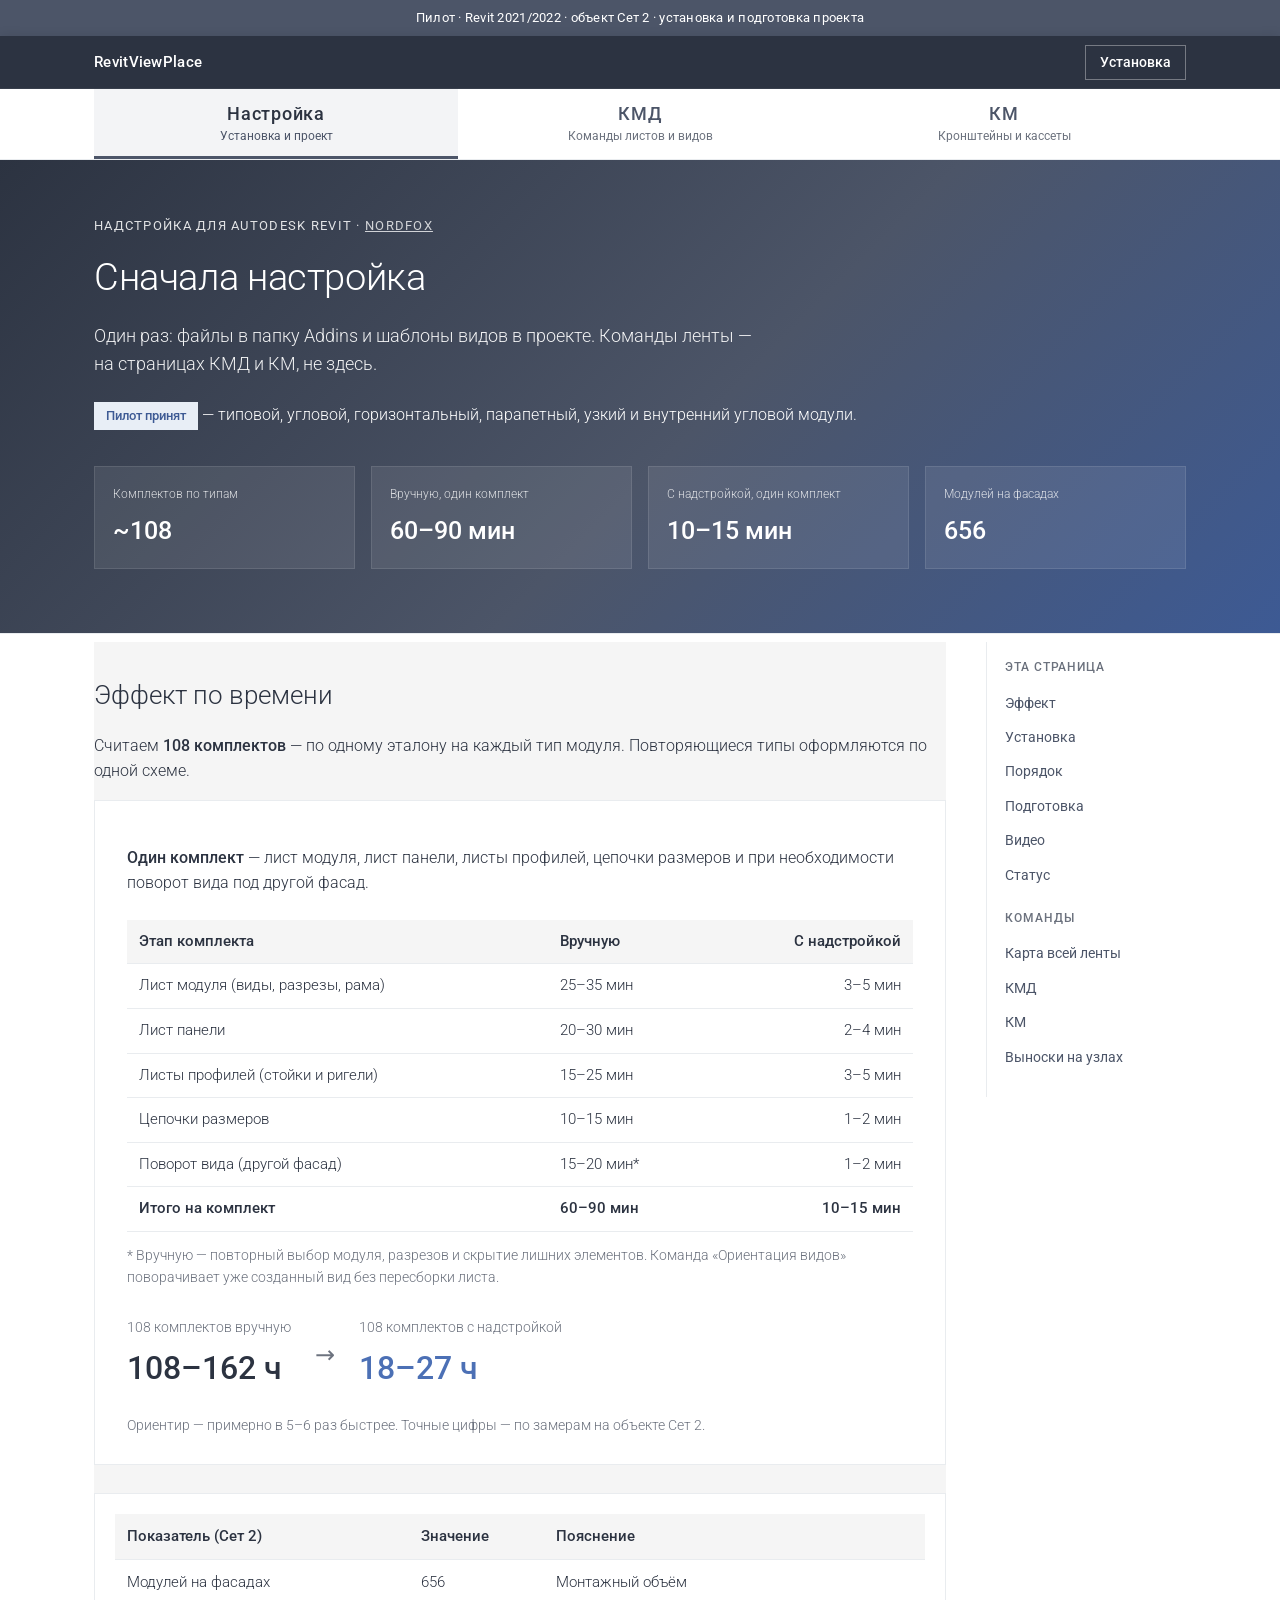
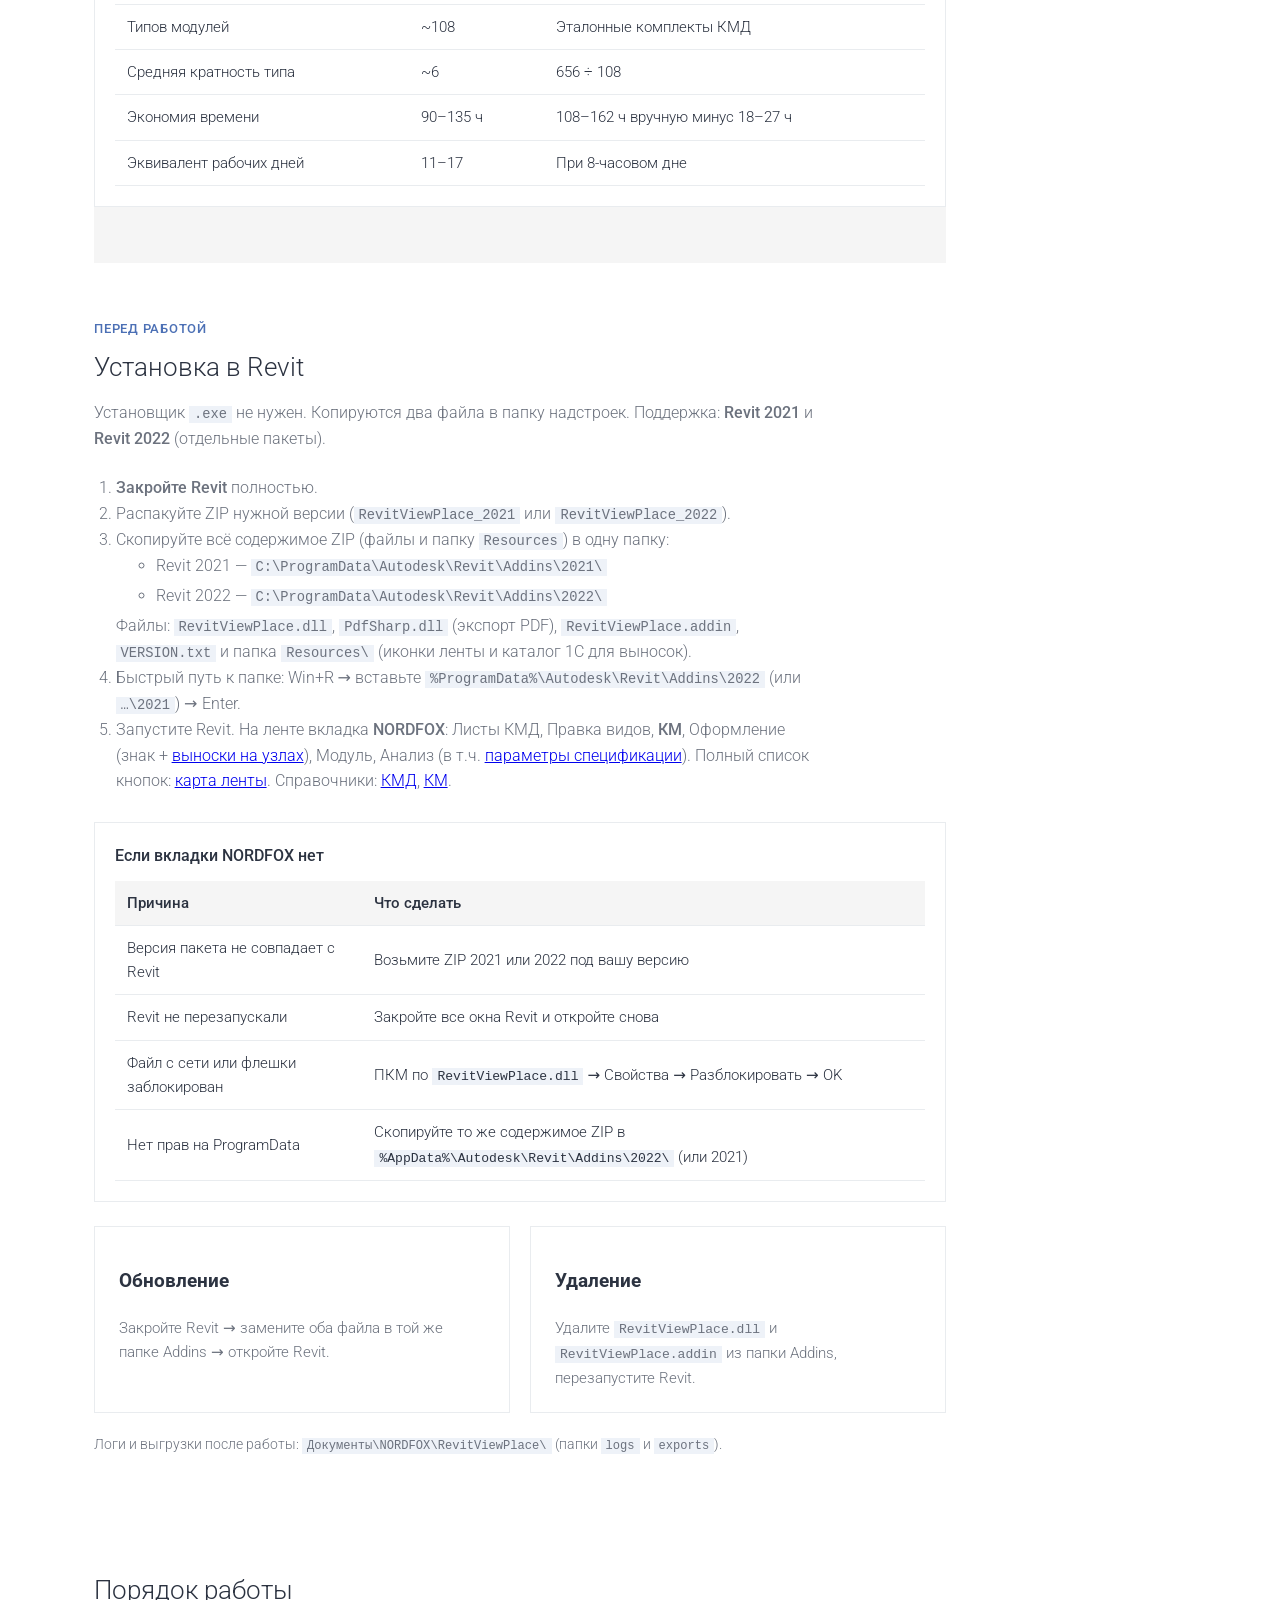
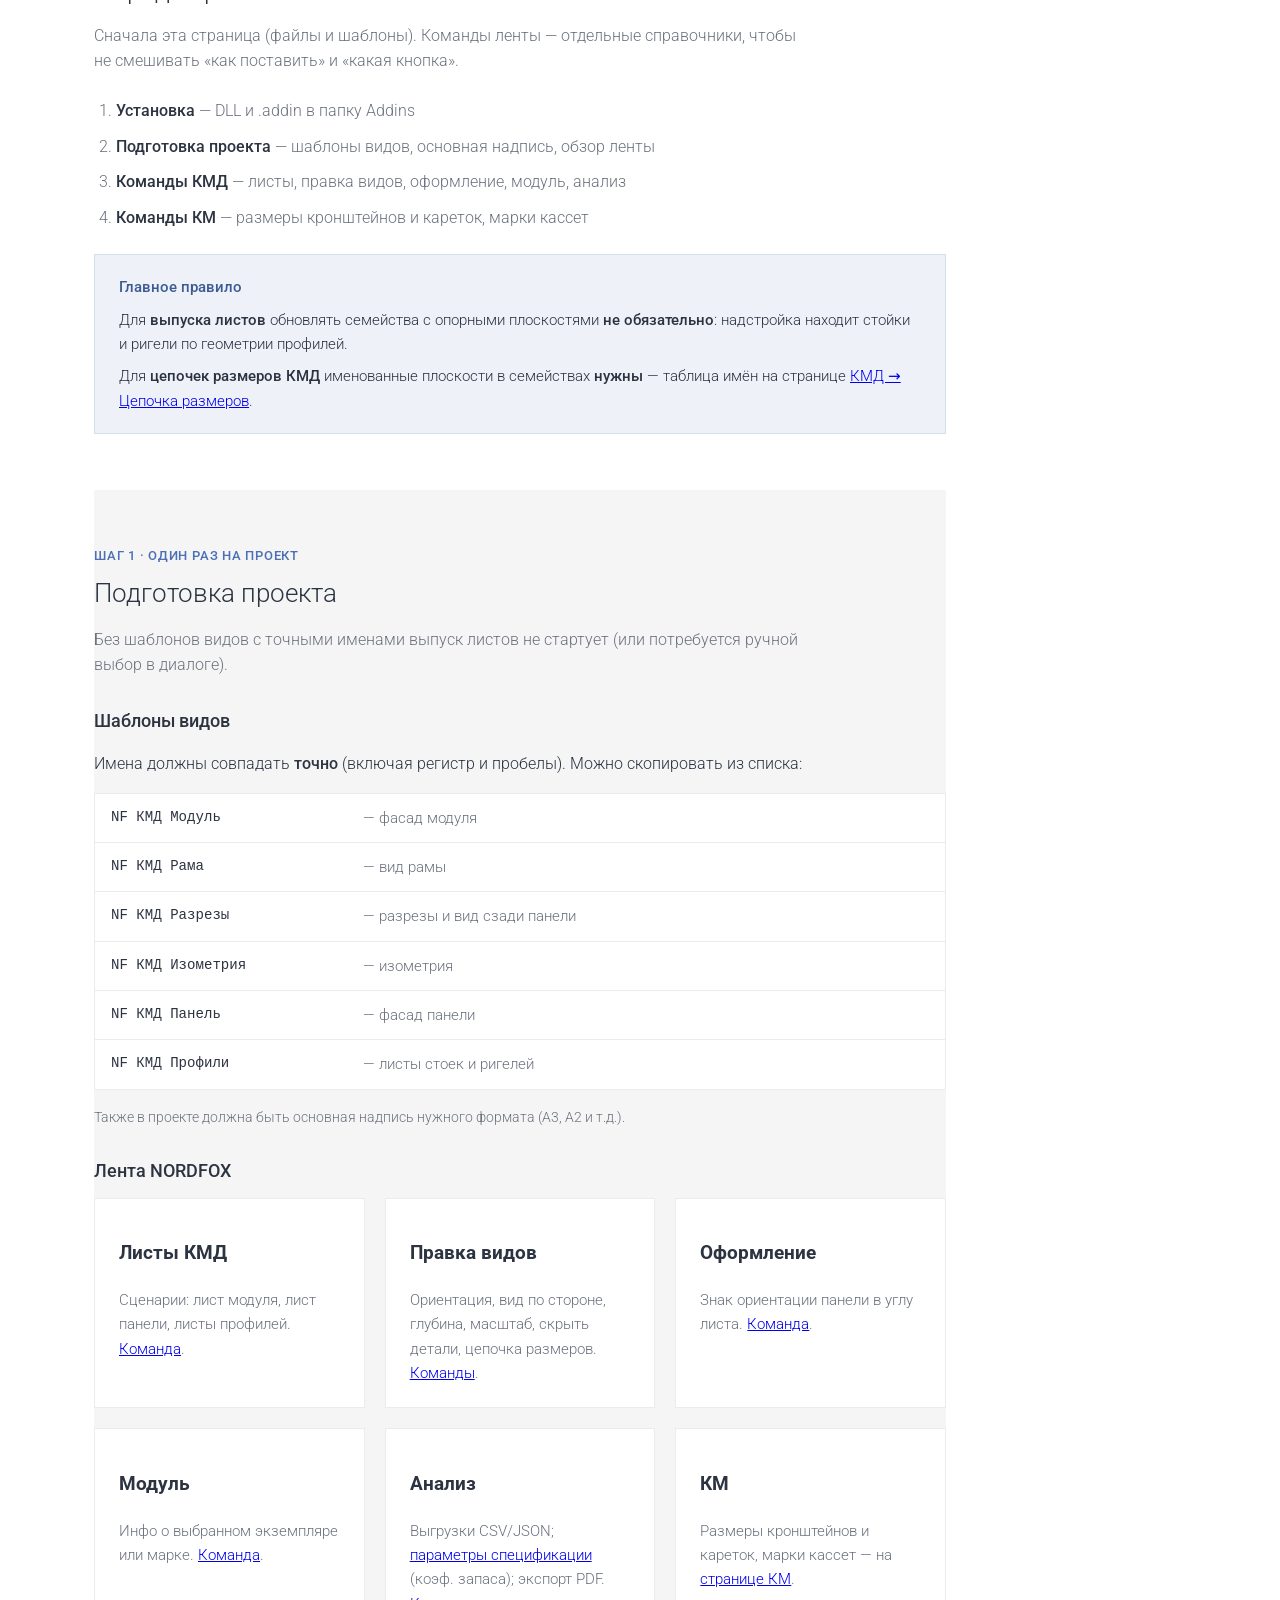
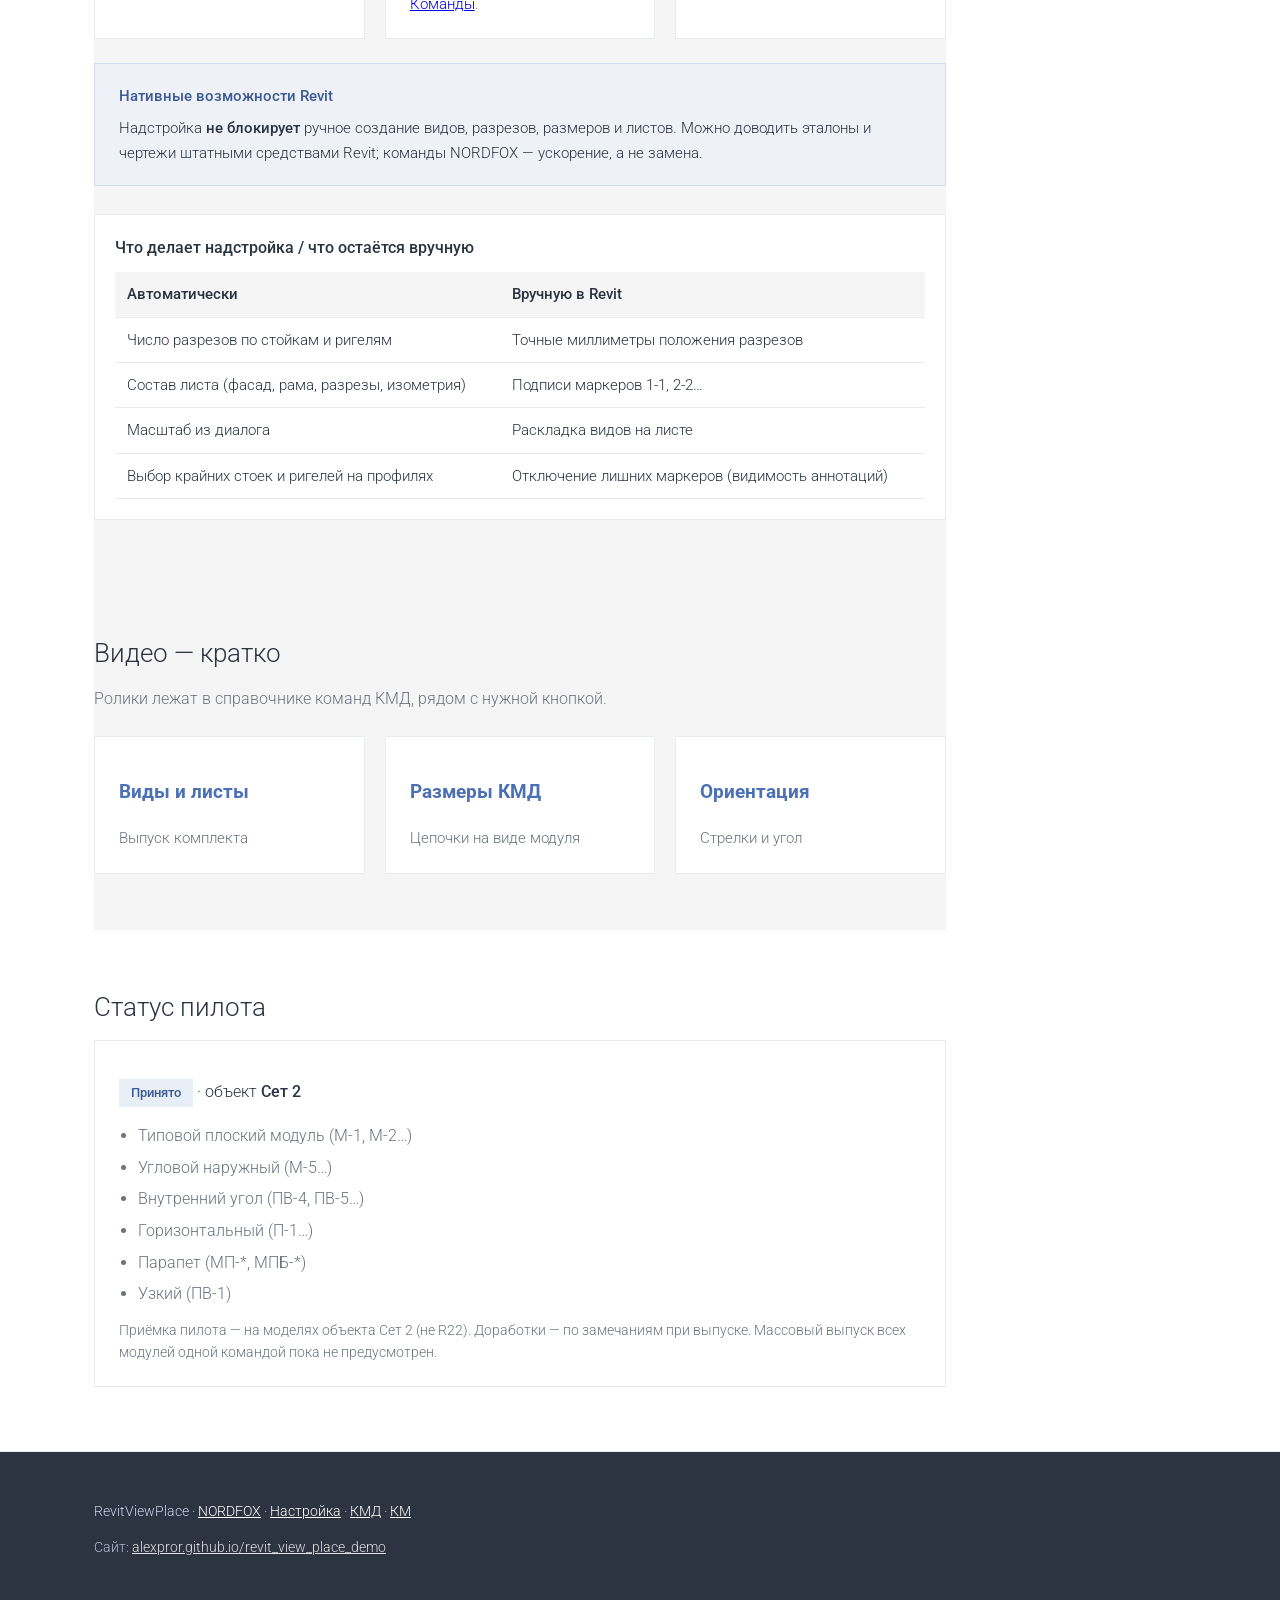
<file: index.html>
<!DOCTYPE html>
<html lang="ru">
<head>
  <meta charset="utf-8" />
  <meta name="viewport" content="width=device-width, initial-scale=1" />
  <meta name="robots" content="noindex, nofollow" />
  <title>Настройка RevitViewPlace · NORDFOX</title>
  <link rel="stylesheet" href="style.css" />
</head>
<body class="page-setup">

  <header class="site-header">
    <div class="pilot-banner">Пилот · Revit 2021/2022 · объект Сет 2 · установка и подготовка проекта</div>
    <nav class="site-nav">
      <div class="wrap site-nav-inner">
        <a class="site-brand" href="index.html">RevitViewPlace</a>
        <a class="site-nav-cta" href="#install">Установка</a>
      </div>
    </nav>
    <nav class="site-tabs" aria-label="Разделы сайта">
      <div class="wrap site-tabs-inner site-tabs-3">
        <a class="tab-setup is-current" href="index.html" aria-current="page">
          <span class="tab-name">Настройка</span>
          <span class="tab-desc">Установка и проект</span>
        </a>
        <a class="tab-kmd" href="kmd.html">
          <span class="tab-name">КМД</span>
          <span class="tab-desc">Команды листов и видов</span>
        </a>
        <a class="tab-km" href="km.html">
          <span class="tab-name">КМ</span>
          <span class="tab-desc">Кронштейны и кассеты</span>
        </a>
      </div>
    </nav>
  </header>

  <section class="hero" id="top">
    <div class="wrap">
      <p class="eyebrow">Надстройка для Autodesk Revit · <a href="https://nordfox.ru/" style="color:#fff;opacity:.9">NORDFOX</a></p>
      <h1>Сначала настройка</h1>
      <p class="lead">Один раз: файлы в папку Addins и шаблоны видов в проекте. Команды ленты — на страницах КМД и КМ, не здесь.</p>
      <p><span class="status-pill">Пилот принят</span> — типовой, угловой, горизонтальный, парапетный, узкий и внутренний угловой модули.</p>
      <div class="hero-stats">
        <div class="stat">
          <span class="stat-label">Комплектов по типам</span>
          <em>~108</em>
        </div>
        <div class="stat">
          <span class="stat-label">Вручную, один комплект</span>
          <em>60–90 мин</em>
        </div>
        <div class="stat">
          <span class="stat-label">С надстройкой, один комплект</span>
          <em>10–15 мин</em>
        </div>
        <div class="stat">
          <span class="stat-label">Модулей на фасадах</span>
          <em>656</em>
        </div>
      </div>
    </div>
  </section>

  <div class="doc-shell">
    <div class="wrap doc-layout">
      <aside class="doc-toc" aria-label="Настройка">
        <p class="doc-toc-title">Эта страница</p>
        <nav class="doc-toc-nav">
          <a href="#outcome">Эффект</a>
          <a href="#install">Установка</a>
          <a href="#guide">Порядок</a>
          <a href="#prepare">Подготовка</a>
          <a href="#demo">Видео</a>
          <a href="#status">Статус</a>
        </nav>
        <p class="doc-toc-title">Команды</p>
        <nav class="doc-toc-nav">
          <a href="kmd.html#ribbon-map">Карта всей ленты</a>
          <a href="kmd.html">КМД</a>
          <a href="km.html">КМ</a>
          <a href="kmd.html#cmd-callouts">Выноски на узлах</a>
        </nav>
      </aside>
      <div class="doc-main">

  <!-- —— Руководство: эффект —— -->
  <section class="section section-alt" id="outcome">
    <div class="section-inner">
      <h2>Эффект по времени</h2>
      <p class="lead-section">Считаем <strong>108 комплектов</strong> — по одному эталону на каждый тип модуля. Повторяющиеся типы оформляются по одной схеме.</p>

      <div class="outcome-strip">
        <p><strong>Один комплект</strong> — лист модуля, лист панели, листы профилей, цепочки размеров и при необходимости поворот вида под другой фасад.</p>

        <table class="kit-breakdown">
          <thead>
            <tr><th>Этап комплекта</th><th>Вручную</th><th>С надстройкой</th></tr>
          </thead>
          <tbody>
            <tr><td>Лист модуля (виды, разрезы, рама)</td><td>25–35 мин</td><td>3–5 мин</td></tr>
            <tr><td>Лист панели</td><td>20–30 мин</td><td>2–4 мин</td></tr>
            <tr><td>Листы профилей (стойки и ригели)</td><td>15–25 мин</td><td>3–5 мин</td></tr>
            <tr><td>Цепочки размеров</td><td>10–15 мин</td><td>1–2 мин</td></tr>
            <tr><td>Поворот вида (другой фасад)</td><td>15–20 мин*</td><td>1–2 мин</td></tr>
            <tr><td><strong>Итого на комплект</strong></td><td><strong>60–90 мин</strong></td><td><strong>10–15 мин</strong></td></tr>
          </tbody>
        </table>
        <p class="note">* Вручную — повторный выбор модуля, разрезов и скрытие лишних элементов. Команда «Ориентация видов» поворачивает уже созданный вид без пересборки листа.</p>

        <div class="outcome-compare" style="margin-top: 28px;">
          <div class="outcome-side">
            <span>108 комплектов вручную</span>
            <strong>108–162 ч</strong>
          </div>
          <span class="outcome-arrow">→</span>
          <div class="outcome-side outcome-side-accent">
            <span>108 комплектов с надстройкой</span>
            <strong>18–27 ч</strong>
          </div>
        </div>
        <p class="note" style="margin: 0;">Ориентир — примерно в 5–6 раз быстрее. Точные цифры — по замерам на объекте Сет 2.</p>
      </div>

      <div class="plane-diagram" style="margin-top: 28px;">
        <table>
          <thead>
            <tr><th>Показатель (Сет 2)</th><th>Значение</th><th>Пояснение</th></tr>
          </thead>
          <tbody>
            <tr><td>Модулей на фасадах</td><td>656</td><td>Монтажный объём</td></tr>
            <tr><td>Типов модулей</td><td>~108</td><td>Эталонные комплекты КМД</td></tr>
            <tr><td>Средняя кратность типа</td><td>~6</td><td>656 ÷ 108</td></tr>
            <tr><td>Экономия времени</td><td>90–135 ч</td><td>108–162 ч вручную минус 18–27 ч</td></tr>
            <tr><td>Эквивалент рабочих дней</td><td>11–17</td><td>При 8-часовом дне</td></tr>
          </tbody>
        </table>
      </div>
    </div>
  </section>

  <!-- —— Установка —— -->
  <section class="section" id="install">
    <div class="wrap">
      <p class="section-kicker">Перед работой</p>
      <h2>Установка в Revit</h2>
      <p class="lead-section">Установщик <code>.exe</code> не нужен. Копируются два файла в папку надстроек. Поддержка: <strong>Revit 2021</strong> и <strong>Revit 2022</strong> (отдельные пакеты).</p>

      <ol class="steps">
        <li><strong>Закройте Revit</strong> полностью.</li>
        <li>Распакуйте ZIP нужной версии (<code>RevitViewPlace_2021</code> или <code>RevitViewPlace_2022</code>).</li>
        <li>
          Скопируйте всё содержимое ZIP (файлы и папку <code>Resources</code>) в одну папку:
          <ul>
            <li>Revit 2021 — <code>C:\ProgramData\Autodesk\Revit\Addins\2021\</code></li>
            <li>Revit 2022 — <code>C:\ProgramData\Autodesk\Revit\Addins\2022\</code></li>
          </ul>
          Файлы: <code>RevitViewPlace.dll</code>, <code>PdfSharp.dll</code> (экспорт PDF), <code>RevitViewPlace.addin</code>, <code>VERSION.txt</code> и папка <code>Resources\</code> (иконки ленты и каталог 1С для выносок).
        </li>
        <li>
          Быстрый путь к папке: Win+R → вставьте
          <code>%ProgramData%\Autodesk\Revit\Addins\2022</code>
          (или <code>…\2021</code>) → Enter.
        </li>
        <li>Запустите Revit. На ленте вкладка <strong>NORDFOX</strong>: Листы КМД, Правка видов, <strong>КМ</strong>, Оформление (знак + <a href="kmd.html#cmd-callouts">выноски на узлах</a>), Модуль, Анализ (в т.ч. <a href="kmd.html#spec-params">параметры спецификации</a>). Полный список кнопок: <a href="kmd.html#ribbon-map">карта ленты</a>. Справочники: <a href="kmd.html">КМД</a>, <a href="km.html">КМ</a>.</li>
      </ol>

      <div class="plane-diagram" style="margin-top: 28px;">
        <h3 class="table-caption">Если вкладки NORDFOX нет</h3>
        <table>
          <thead>
            <tr><th>Причина</th><th>Что сделать</th></tr>
          </thead>
          <tbody>
            <tr><td>Версия пакета не совпадает с Revit</td><td>Возьмите ZIP 2021 или 2022 под вашу версию</td></tr>
            <tr><td>Revit не перезапускали</td><td>Закройте все окна Revit и откройте снова</td></tr>
            <tr><td>Файл с сети или флешки заблокирован</td><td>ПКМ по <code>RevitViewPlace.dll</code> → Свойства → Разблокировать → OK</td></tr>
            <tr><td>Нет прав на ProgramData</td><td>Скопируйте то же содержимое ZIP в <code>%AppData%\Autodesk\Revit\Addins\2022\</code> (или 2021)</td></tr>
          </tbody>
        </table>
      </div>

      <div class="grid-2" style="margin-top: 24px;">
        <article class="card">
          <h3>Обновление</h3>
          <p class="card-text">Закройте Revit → замените оба файла в той же папке Addins → откройте Revit.</p>
        </article>
        <article class="card">
          <h3>Удаление</h3>
          <p class="card-text">Удалите <code>RevitViewPlace.dll</code> и <code>RevitViewPlace.addin</code> из папки Addins, перезапустите Revit.</p>
        </article>
      </div>

      <p class="note" style="margin-top: 20px;">Логи и выгрузки после работы: <code>Документы\NORDFOX\RevitViewPlace\</code> (папки <code>logs</code> и <code>exports</code>).</p>
    </div>
  </section>

  <!-- —— Оглавление инструкции —— -->
  <section class="section" id="guide">
    <div class="wrap">
      <h2>Порядок работы</h2>
      <p class="lead-section">Сначала эта страница (файлы и шаблоны). Команды ленты — отдельные справочники, чтобы не смешивать «как поставить» и «какая кнопка».</p>

      <ol class="guide-toc">
        <li><a href="#install"><strong>Установка</strong></a> — DLL и .addin в папку Addins</li>
        <li><a href="#prepare"><strong>Подготовка проекта</strong></a> — шаблоны видов, основная надпись, обзор ленты</li>
        <li><a href="kmd.html"><strong>Команды КМД</strong></a> — листы, правка видов, оформление, модуль, анализ</li>
        <li><a href="km.html"><strong>Команды КМ</strong></a> — размеры кронштейнов и кареток, марки кассет</li>
      </ol>

      <div class="callout">
        <h4>Главное правило</h4>
        <p>Для <strong>выпуска листов</strong> обновлять семейства с опорными плоскостями <strong>не обязательно</strong>: надстройка находит стойки и ригели по геометрии профилей.</p>
        <p>Для <strong>цепочек размеров КМД</strong> именованные плоскости в семействах <strong>нужны</strong> — таблица имён на странице <a href="kmd.html#planes">КМД → Цепочка размеров</a>.</p>
      </div>
    </div>
  </section>
  <!-- —— 1. Подготовка —— -->
  <section class="section section-alt" id="prepare">
    <div class="wrap">
      <p class="section-kicker">Шаг 1 · один раз на проект</p>
      <h2>Подготовка проекта</h2>
      <p class="lead-section">Без шаблонов видов с точными именами выпуск листов не стартует (или потребуется ручной выбор в диалоге).</p>

      <h3 class="subhead">Шаблоны видов</h3>
      <p>Имена должны совпадать <strong>точно</strong> (включая регистр и пробелы). Можно скопировать из списка:</p>
      <ul class="template-list">
        <li><span>NF КМД Модуль</span> — фасад модуля</li>
        <li><span>NF КМД Рама</span> — вид рамы</li>
        <li><span>NF КМД Разрезы</span> — разрезы и вид сзади панели</li>
        <li><span>NF КМД Изометрия</span> — изометрия</li>
        <li><span>NF КМД Панель</span> — фасад панели</li>
        <li><span>NF КМД Профили</span> — листы стоек и ригелей</li>
      </ul>
      <p class="note">Также в проекте должна быть основная надпись нужного формата (A3, A2 и т.д.).</p>

      <!-- Видео шаблонов — позже
      <div class="demo-inline" id="demo-templates">
        <div class="demo-block-head">
          <span class="demo-num">Т</span>
          <div>
            <h3>Видео: шаблоны видов</h3>
            <p>Где в проекте создать шаблоны и как задать имена NF КМД …</p>
          </div>
        </div>
        <div class="video-mount" data-video-id="templates"></div>
      </div>
      -->

      <h3 class="subhead">Лента NORDFOX</h3>
      <div class="grid-3">
        <article class="card">
          <h3>Листы КМД</h3>
          <p class="card-text">Сценарии: лист модуля, лист панели, листы профилей. <a href="kmd.html#cmd-sheets">Команда</a>.</p>
        </article>
        <article class="card">
          <h3>Правка видов</h3>
          <p class="card-text">Ориентация, вид по стороне, глубина, масштаб, скрыть детали, цепочка размеров. <a href="kmd.html#cmd-orient">Команды</a>.</p>
        </article>
        <article class="card">
          <h3>Оформление</h3>
          <p class="card-text">Знак ориентации панели в углу листа. <a href="kmd.html#cmd-spds">Команда</a>.</p>
        </article>
        <article class="card">
          <h3>Модуль</h3>
          <p class="card-text">Инфо о выбранном экземпляре или марке. <a href="kmd.html#cmd-module">Команда</a>.</p>
        </article>
        <article class="card">
          <h3>Анализ</h3>
          <p class="card-text">Выгрузки CSV/JSON; <a href="kmd.html#spec-params">параметры спецификации</a> (коэф. запаса); экспорт PDF. <a href="kmd.html#cmd-analyze">Команды</a>.</p>
        </article>
        <article class="card">
          <h3>КМ</h3>
          <p class="card-text">Размеры кронштейнов и кареток, марки кассет — на <a href="km.html">странице КМ</a>.</p>
        </article>
      </div>

      <div class="callout" style="margin-top: 24px;">
        <h4>Нативные возможности Revit</h4>
        <p>Надстройка <strong>не блокирует</strong> ручное создание видов, разрезов, размеров и листов. Можно доводить эталоны и чертежи штатными средствами Revit; команды NORDFOX — ускорение, а не замена.</p>
      </div>

      <div class="plane-diagram" style="margin-top: 28px;">
        <h3 class="table-caption">Что делает надстройка / что остаётся вручную</h3>
        <table>
          <thead>
            <tr><th>Автоматически</th><th>Вручную в Revit</th></tr>
          </thead>
          <tbody>
            <tr><td>Число разрезов по стойкам и ригелям</td><td>Точные миллиметры положения разрезов</td></tr>
            <tr><td>Состав листа (фасад, рама, разрезы, изометрия)</td><td>Подписи маркеров 1-1, 2-2…</td></tr>
            <tr><td>Масштаб из диалога</td><td>Раскладка видов на листе</td></tr>
            <tr><td>Выбор крайних стоек и ригелей на профилях</td><td>Отключение лишних маркеров (видимость аннотаций)</td></tr>
          </tbody>
        </table>
      </div>
    </div>
  </section>


  <!-- —— Видео-сводка —— -->
  <section class="section section-alt" id="demo">
    <div class="wrap">
      <h2>Видео — кратко</h2>
      <p class="lead-section">Ролики лежат в справочнике команд КМД, рядом с нужной кнопкой.</p>
      <div class="grid-3">
        <!--
        <a class="card card-link" href="#demo-templates">
          <h3>Шаблоны</h3>
          <p class="card-text">Имена NF КМД … в проекте</p>
        </a>
        <a class="card card-link" href="#demo-planes">
          <h3>Плоскости</h3>
          <p class="card-text">Где ставить имена в семействах</p>
        </a>
        -->
        <a class="card card-link" href="kmd.html#demo-views">
          <h3>Виды и листы</h3>
          <p class="card-text">Выпуск комплекта</p>
        </a>
        <a class="card card-link" href="kmd.html#demo-dimensions">
          <h3>Размеры КМД</h3>
          <p class="card-text">Цепочки на виде модуля</p>
        </a>
        <a class="card card-link" href="kmd.html#demo-orientation">
          <h3>Ориентация</h3>
          <p class="card-text">Стрелки и угол</p>
        </a>
      </div>
    </div>
  </section>

  <section class="section" id="status">
    <div class="wrap">
      <h2>Статус пилота</h2>
      <div class="card">
        <p><span class="status-pill">Принято</span> · объект <strong>Сет 2</strong></p>
        <ul>
          <li>Типовой плоский модуль (М-1, М-2…)</li>
          <li>Угловой наружный (М-5…)</li>
          <li>Внутренний угол (ПВ-4, ПВ-5…)</li>
          <li>Горизонтальный (П-1…)</li>
          <li>Парапет (МП-*, МПБ-*)</li>
          <li>Узкий (ПВ-1)</li>
        </ul>
        <p class="note" style="margin-top: 12px;">Приёмка пилота — на моделях объекта Сет 2 (не R22). Доработки — по замечаниям при выпуске. Массовый выпуск всех модулей одной командой пока не предусмотрен.</p>
      </div>
    </div>
  </section>


      </div><!-- /.doc-main -->
    </div><!-- /.doc-layout -->
  </div><!-- /.doc-shell -->

  <footer>
    <div class="wrap">
      <p>RevitViewPlace · <a href="https://nordfox.ru/">NORDFOX</a> · <a href="index.html">Настройка</a> · <a href="kmd.html">КМД</a> · <a href="km.html">КМ</a></p>
      <p class="footer-meta">Сайт: <a href="https://alexpror.github.io/revit_view_place_demo/">alexpror.github.io/revit_view_place_demo</a></p>
    </div>
  </footer>

  <script src="video-config.js"></script>
  <script src="video.js"></script>
</body>
</html>
</file>
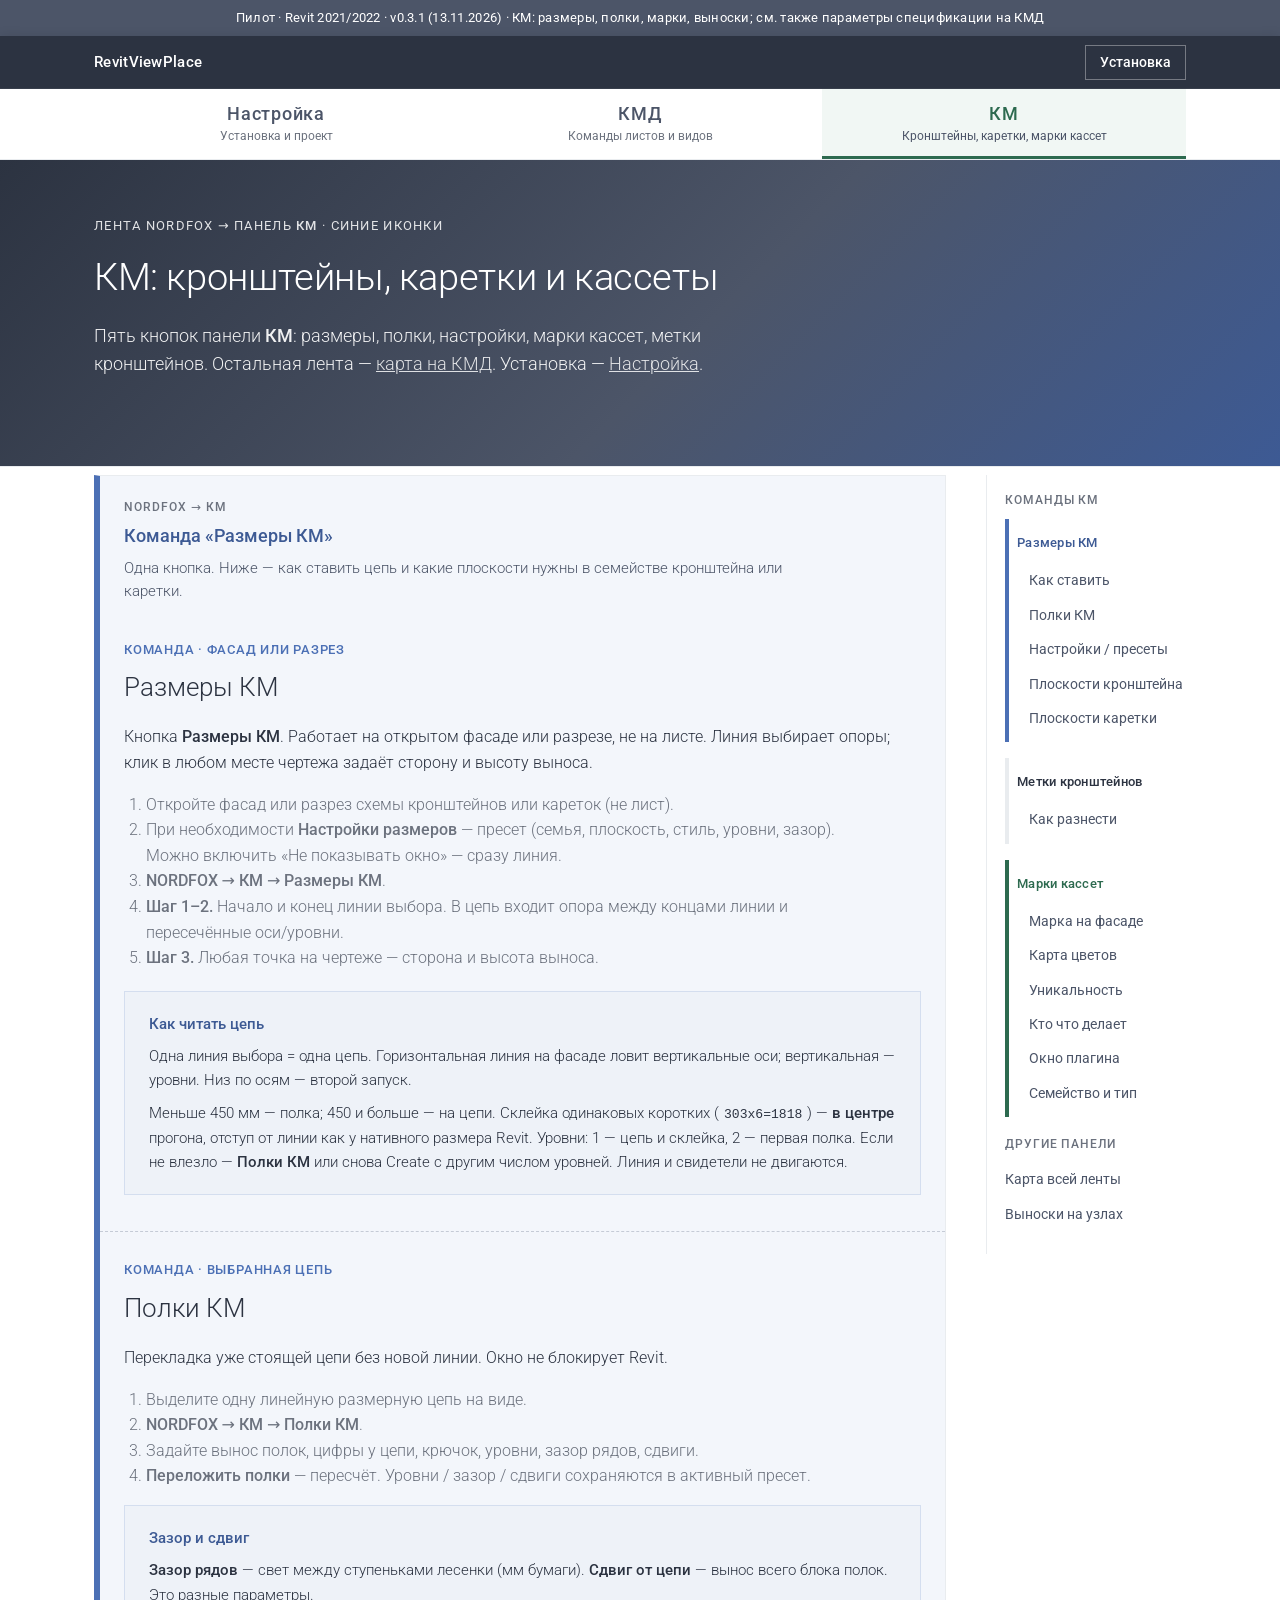
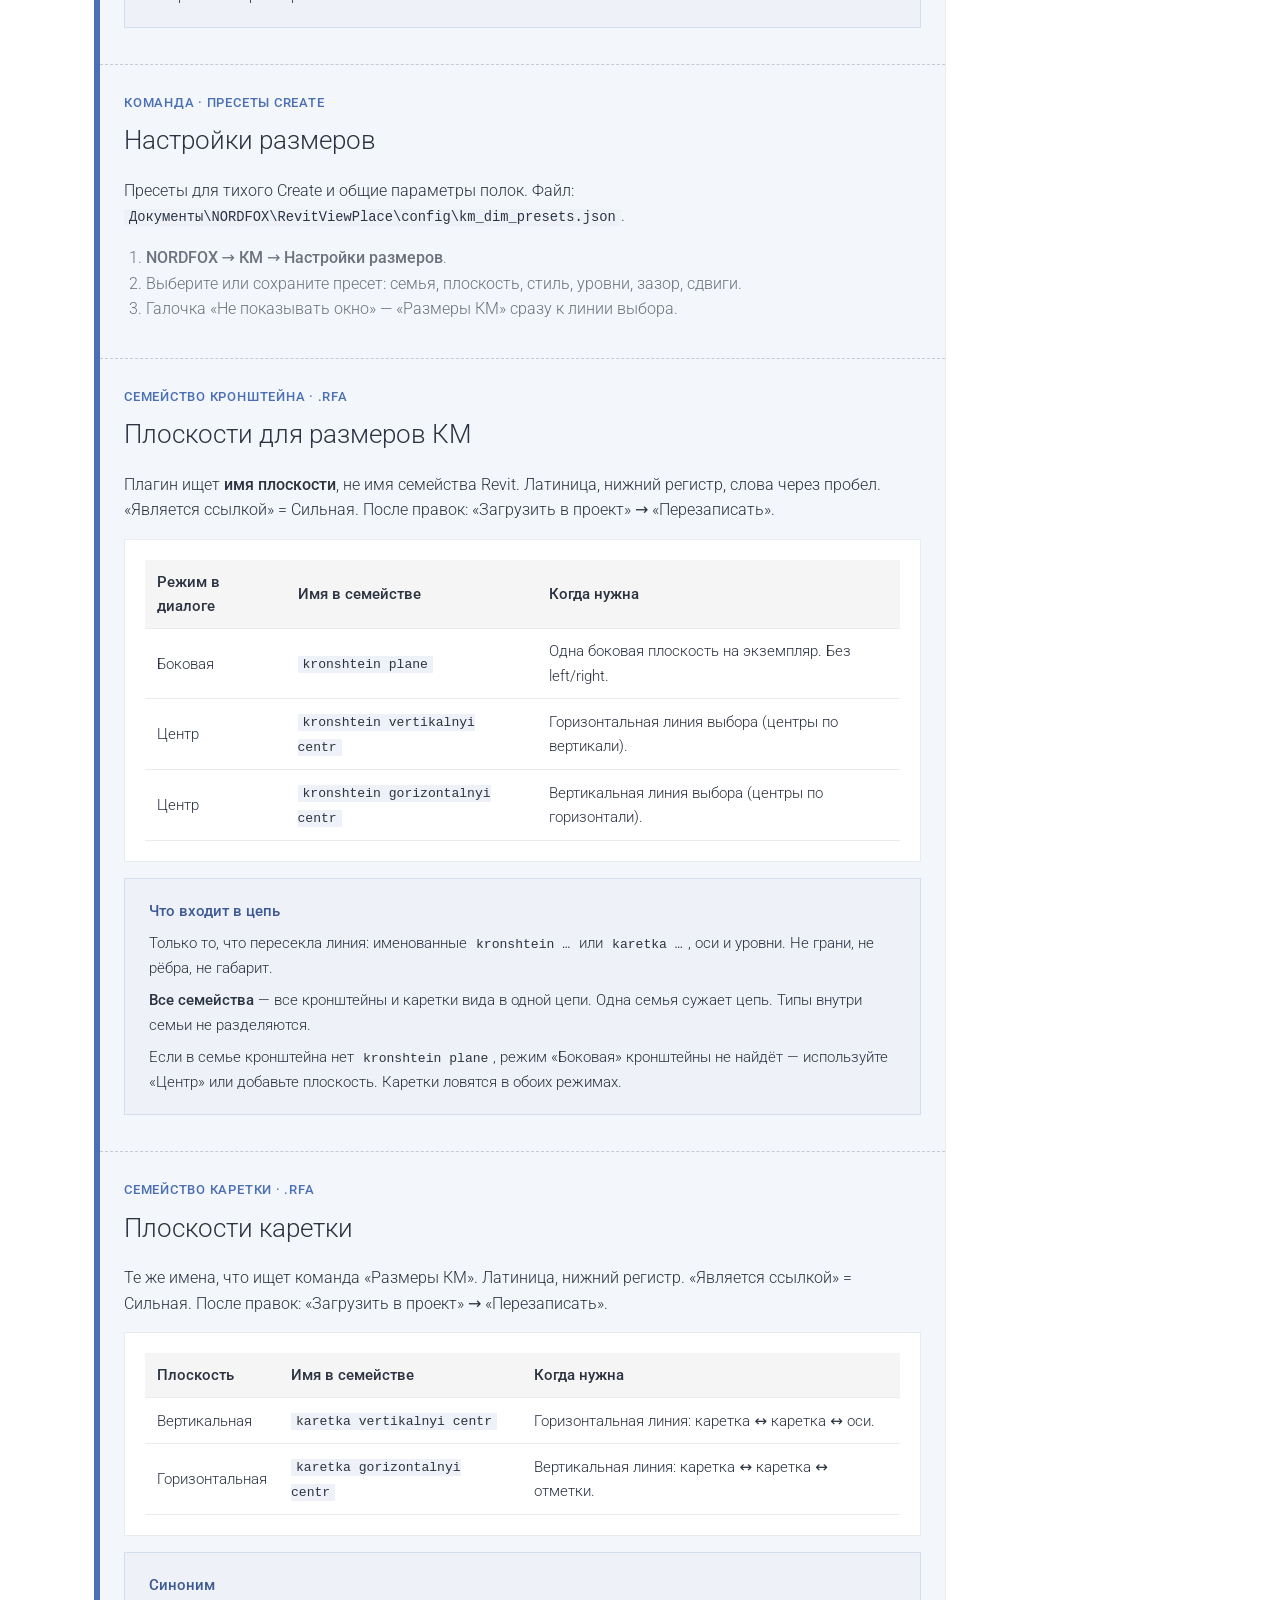
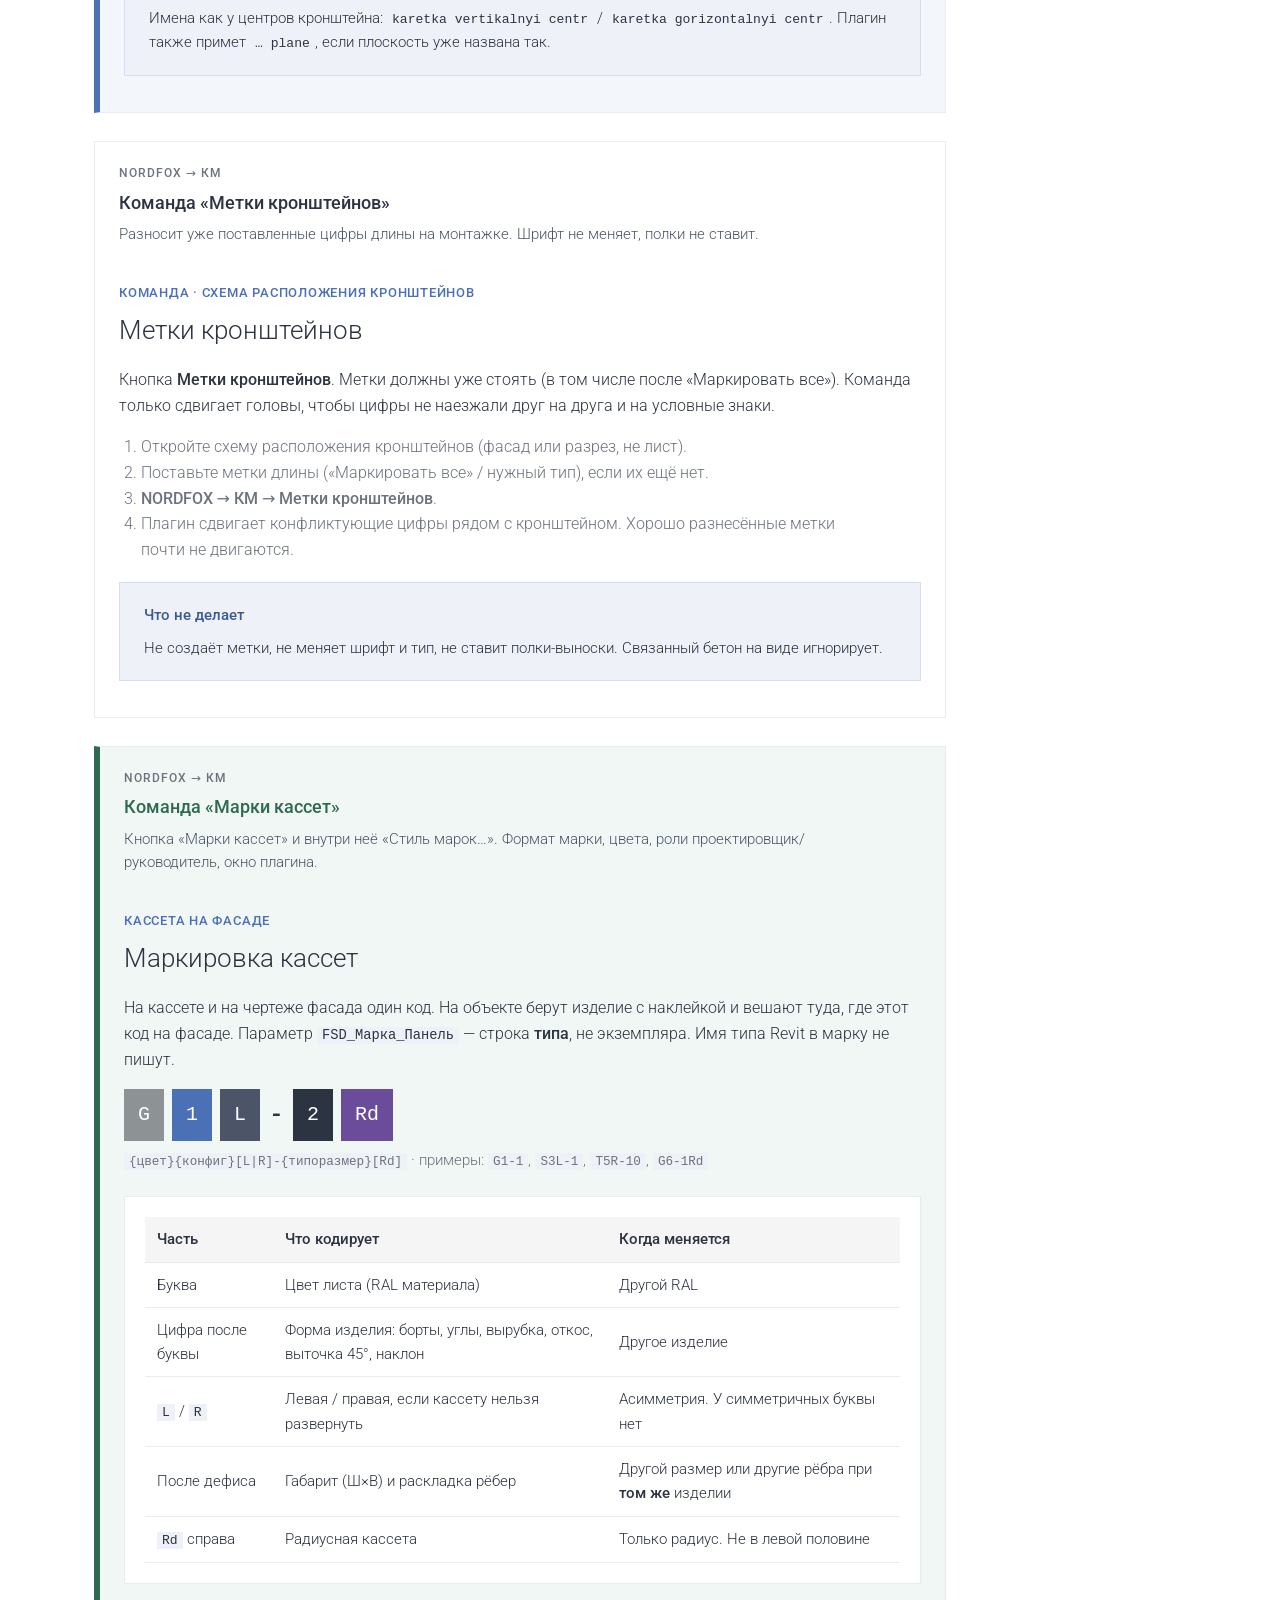
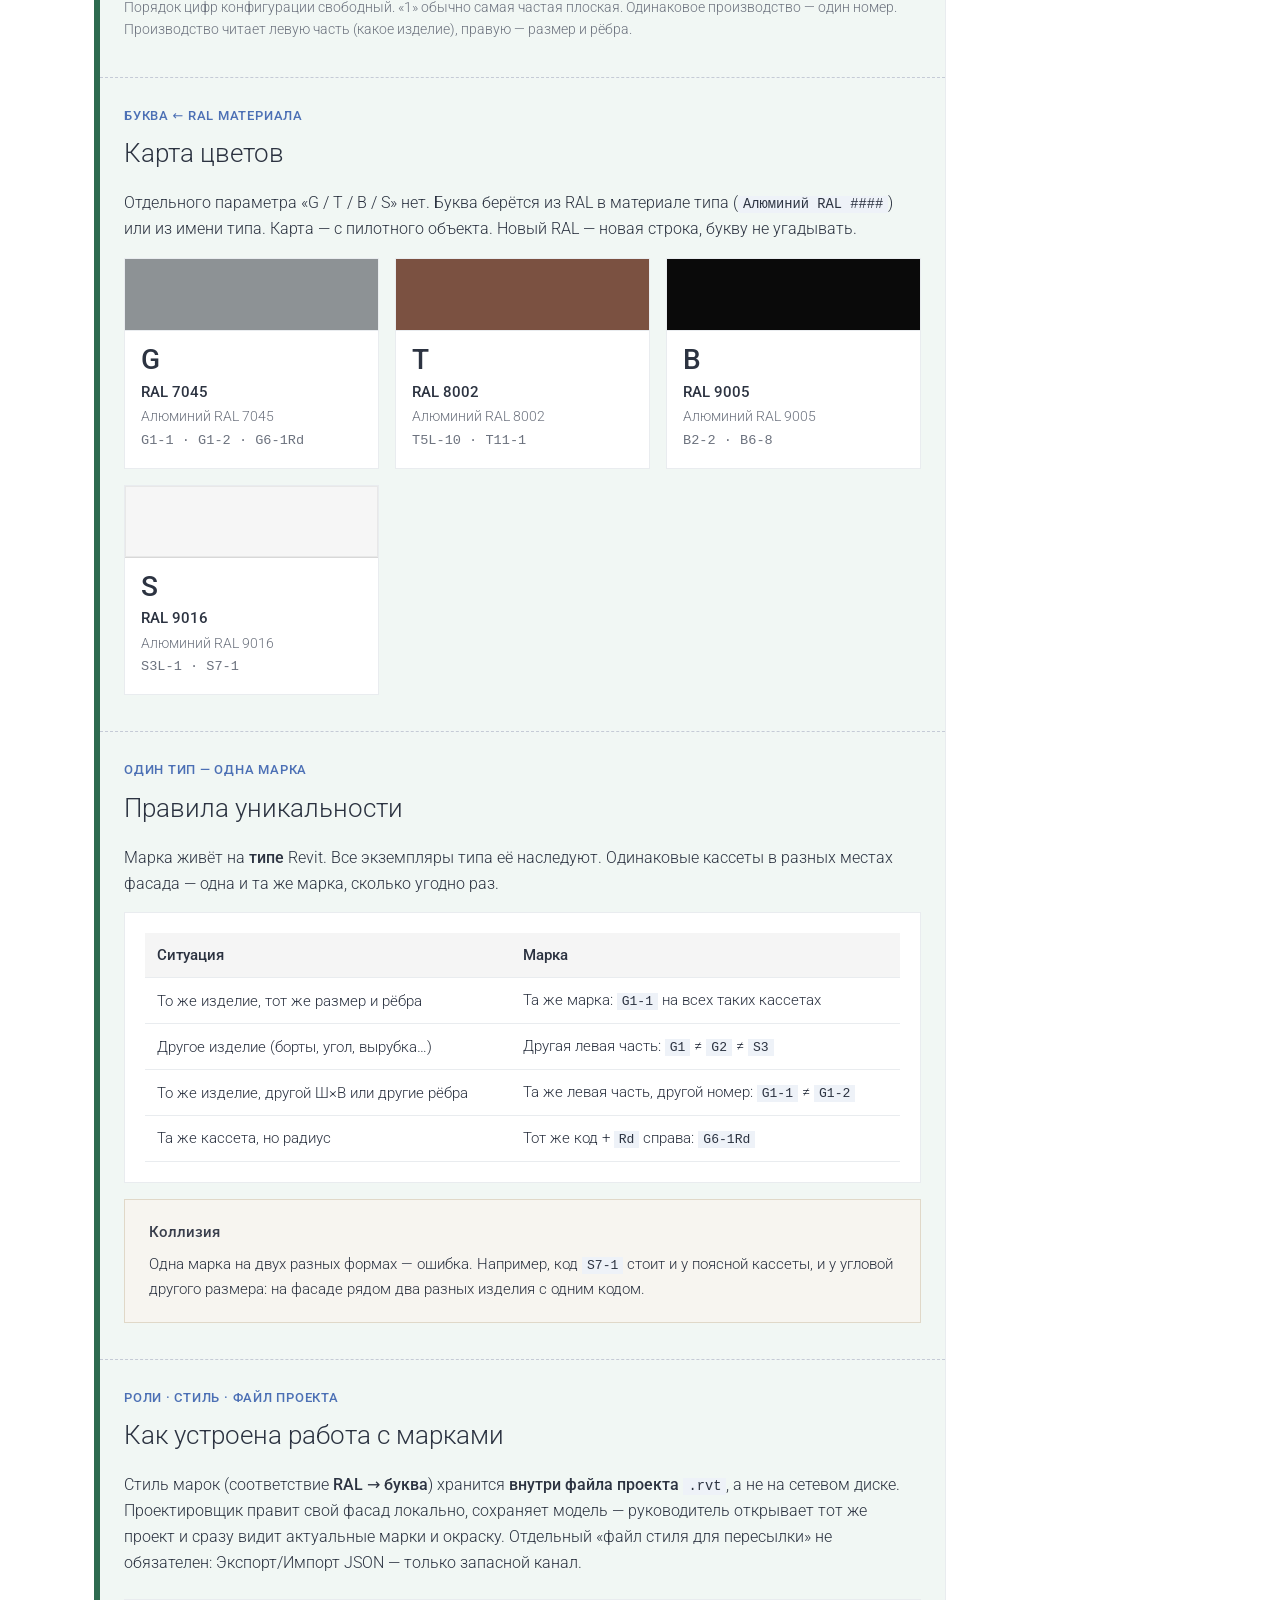
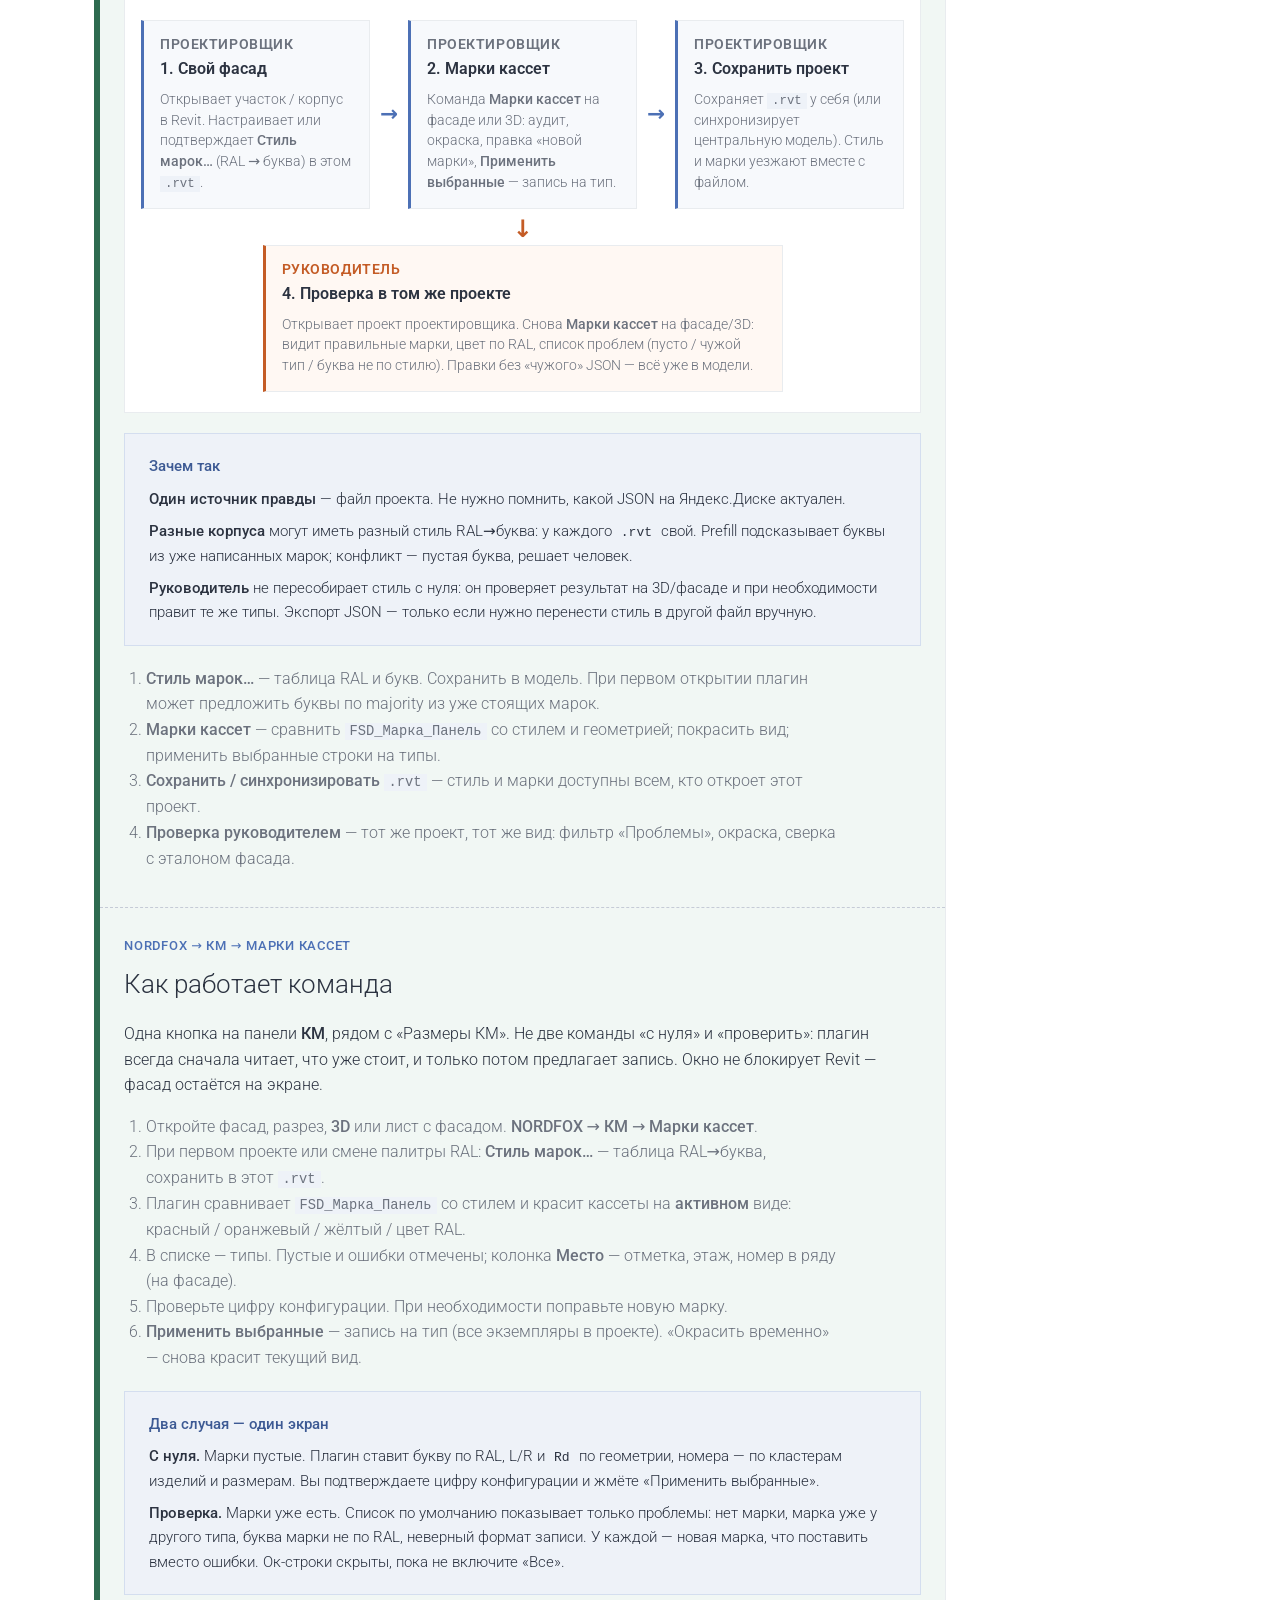
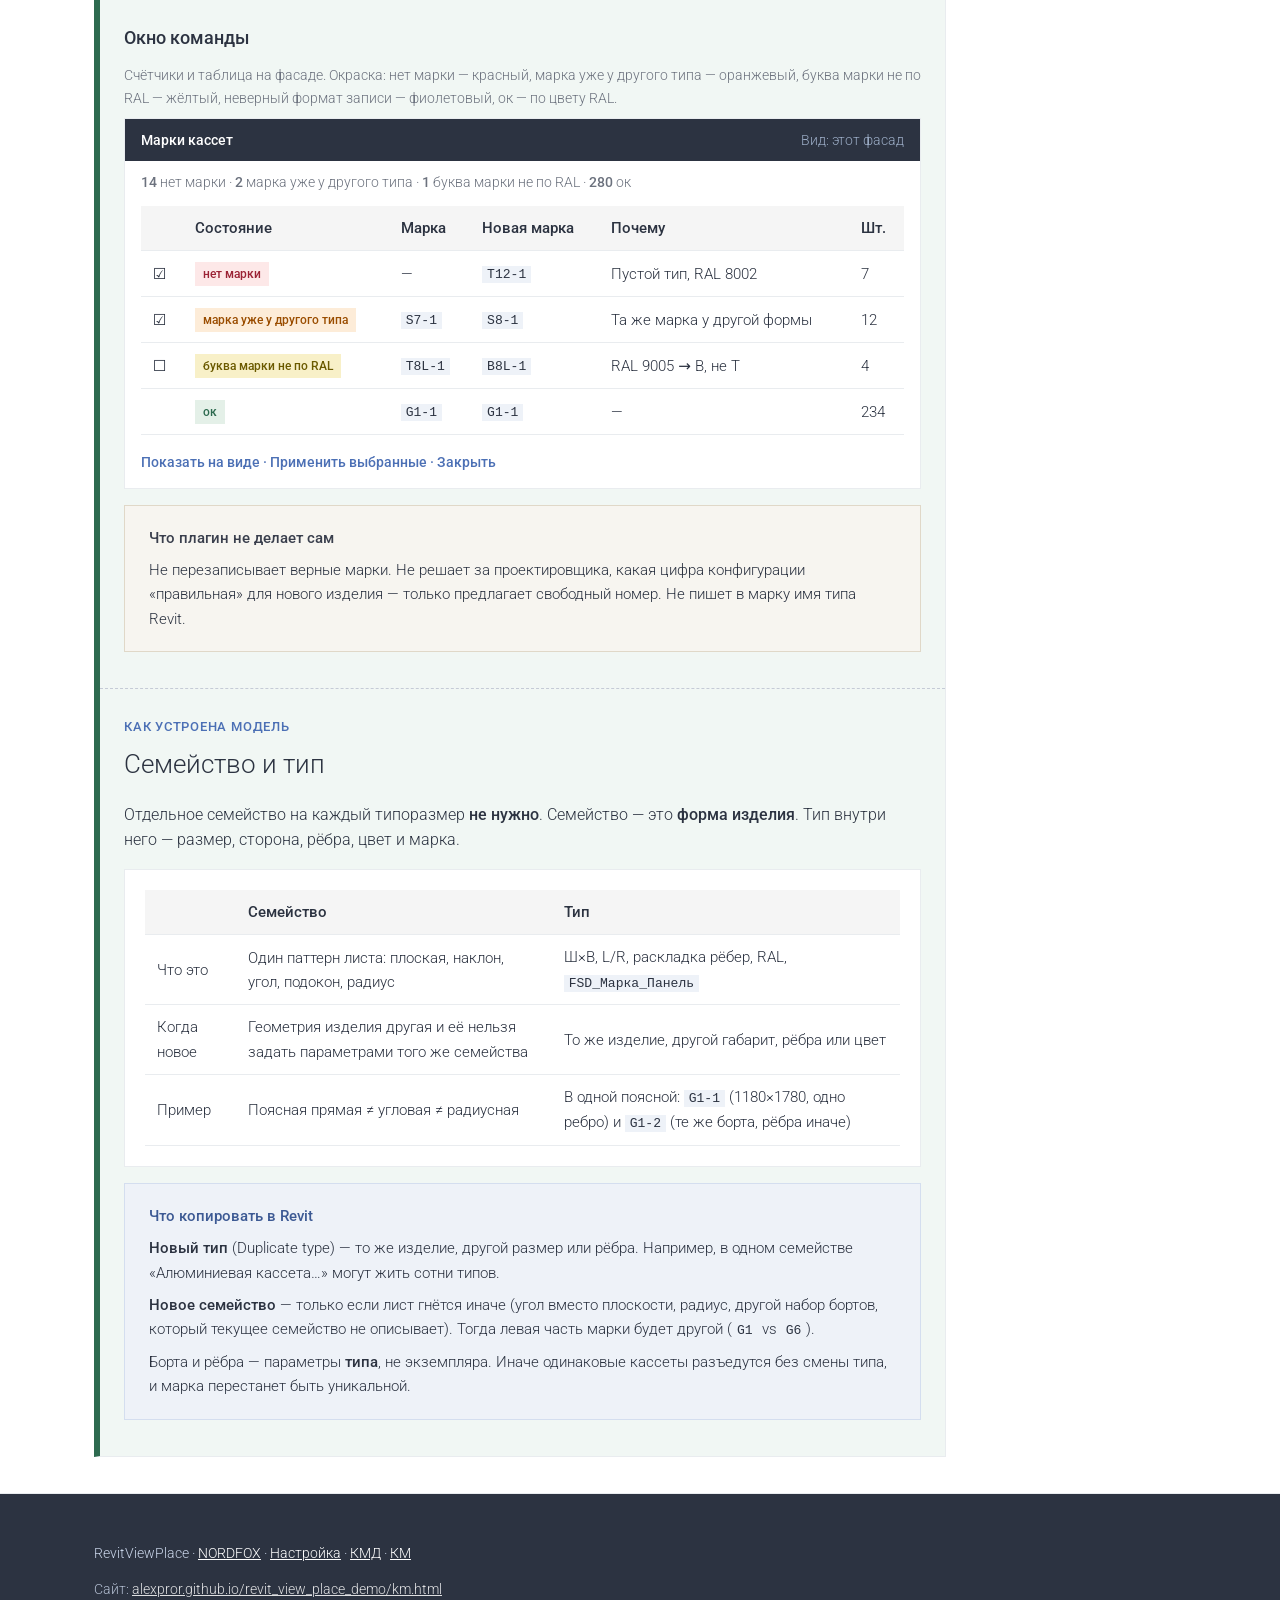
<file: km.html>
<!DOCTYPE html>
<html lang="ru">
<head>
  <meta charset="utf-8" />
  <meta name="viewport" content="width=device-width, initial-scale=1" />
  <meta name="robots" content="noindex, nofollow" />
  <title>КМ — размеры и маркировка кассет · NORDFOX</title>
  <link rel="stylesheet" href="style.css" />
</head>
<body class="page-km">

  <header class="site-header">
    <div class="pilot-banner">Пилот · Revit 2021/2022 · v0.3.1 (13.11.2026) · КМ: размеры, полки, марки, выноски; см. также параметры спецификации на КМД</div>
    <nav class="site-nav">
      <div class="wrap site-nav-inner">
        <a class="site-brand" href="index.html">RevitViewPlace</a>
        <a class="site-nav-cta" href="index.html#install">Установка</a>
      </div>
    </nav>
    <nav class="site-tabs" aria-label="Разделы сайта">
      <div class="wrap site-tabs-inner site-tabs-3">
        <a class="tab-setup" href="index.html">
          <span class="tab-name">Настройка</span>
          <span class="tab-desc">Установка и проект</span>
        </a>
        <a class="tab-kmd" href="kmd.html">
          <span class="tab-name">КМД</span>
          <span class="tab-desc">Команды листов и видов</span>
        </a>
        <a class="tab-km is-current" href="km.html" aria-current="page">
          <span class="tab-name">КМ</span>
          <span class="tab-desc">Кронштейны, каретки, марки кассет</span>
        </a>
      </div>
    </nav>
  </header>

  <section class="hero" id="top">
    <div class="wrap">
      <p class="eyebrow">Лента NORDFOX → панель <strong>КМ</strong> · синие иконки</p>
      <h1>КМ: кронштейны, каретки и кассеты</h1>
      <p class="lead">Пять кнопок панели <strong>КМ</strong>: размеры, полки, настройки, марки кассет, метки кронштейнов. Остальная лента — <a href="kmd.html#ribbon-map" style="color:#fff;opacity:.9">карта на КМД</a>. Установка — <a href="index.html" style="color:#fff;opacity:.9">Настройка</a>.</p>
    </div>
  </section>

  <div class="doc-shell">
    <div class="wrap doc-layout">
      <aside class="doc-toc" aria-label="Команды КМ">
        <p class="doc-toc-title">Команды КМ</p>
        <nav class="doc-toc-nav toc-cmd toc-cmd-dims">
          <p class="toc-cmd-label"><a href="#cmd-dims">Размеры КМ</a></p>
          <a href="#dims">Как ставить</a>
          <a href="#shelves">Полки КМ</a>
          <a href="#presets">Настройки / пресеты</a>
          <a href="#planes">Плоскости кронштейна</a>
          <a href="#karetka">Плоскости каретки</a>
        </nav>
        <nav class="doc-toc-nav toc-cmd toc-cmd-tags">
          <p class="toc-cmd-label"><a href="#cmd-tags">Метки кронштейнов</a></p>
          <a href="#tags">Как разнести</a>
        </nav>
        <nav class="doc-toc-nav toc-cmd toc-cmd-marks">
          <p class="toc-cmd-label"><a href="#cmd-marks">Марки кассет</a></p>
          <a href="#mark">Марка на фасаде</a>
          <a href="#colors">Карта цветов</a>
          <a href="#unique">Уникальность</a>
          <a href="#workflow">Кто что делает</a>
          <a href="#plugin">Окно плагина</a>
          <a href="#families">Семейство и тип</a>
        </nav>
        <p class="doc-toc-title">Другие панели</p>
        <nav class="doc-toc-nav">
          <a href="kmd.html#ribbon-map">Карта всей ленты</a>
          <a href="kmd.html#cmd-callouts">Выноски на узлах</a>
        </nav>
      </aside>
      <div class="doc-main">

  <div class="cmd-block cmd-block-dims" id="cmd-dims">
    <header class="cmd-block-head">
      <p class="cmd-block-kicker">NORDFOX → КМ</p>
      <p class="cmd-block-title">Команда «Размеры КМ»</p>
      <p class="cmd-block-lead">Одна кнопка. Ниже — как ставить цепь и какие плоскости нужны в семействе кронштейна или каретки.</p>
    </header>

  <section class="section section-alt" id="dims">
    <div class="section-inner">
      <p class="section-kicker">Команда · фасад или разрез</p>
      <h2>Размеры КМ</h2>
      <p class="lead-section">Кнопка <strong>Размеры КМ</strong>. Работает на открытом фасаде или разрезе, не на листе. Линия выбирает опоры; клик в любом месте чертежа задаёт сторону и высоту выноса.</p>

      <ol class="steps">
        <li>Откройте фасад или разрез схемы кронштейнов или кареток (не лист).</li>
        <li>При необходимости <strong>Настройки размеров</strong> — пресет (семья, плоскость, стиль, уровни, зазор). Можно включить «Не показывать окно» — сразу линия.</li>
        <li><strong>NORDFOX → КМ → Размеры КМ</strong>.</li>
        <li><strong>Шаг 1–2.</strong> Начало и конец линии выбора. В цепь входит опора между концами линии и пересечённые оси/уровни.</li>
        <li><strong>Шаг 3.</strong> Любая точка на чертеже — сторона и высота выноса.</li>
      </ol>

      <div class="callout" style="margin-top: 20px;">
        <h4>Как читать цепь</h4>
        <p>Одна линия выбора = одна цепь. Горизонтальная линия на фасаде ловит вертикальные оси; вертикальная — уровни. Низ по осям — второй запуск.</p>
        <p>Меньше 450 мм — полка; 450 и больше — на цепи. Склейка одинаковых коротких (<code>303x6=1818</code>) — <strong>в центре</strong> прогона, отступ от линии как у нативного размера Revit. Уровни: 1 — цепь и склейка, 2 — первая полка. Если не влезло — <strong>Полки КМ</strong> или снова Create с другим числом уровней. Линия и свидетели не двигаются.</p>
      </div>
    </div>
  </section>

  <section class="section" id="shelves">
    <div class="section-inner">
      <p class="section-kicker">Команда · выбранная цепь</p>
      <h2>Полки КМ</h2>
      <p class="lead-section">Перекладка уже стоящей цепи без новой линии. Окно не блокирует Revit.</p>
      <ol class="steps">
        <li>Выделите одну линейную размерную цепь на виде.</li>
        <li><strong>NORDFOX → КМ → Полки КМ</strong>.</li>
        <li>Задайте вынос полок, цифры у цепи, крючок, уровни, зазор рядов, сдвиги.</li>
        <li><strong>Переложить полки</strong> — пересчёт. Уровни / зазор / сдвиги сохраняются в активный пресет.</li>
      </ol>
      <div class="callout" style="margin-top: 16px;">
        <h4>Зазор и сдвиг</h4>
        <p><strong>Зазор рядов</strong> — свет между ступеньками лесенки (мм бумаги). <strong>Сдвиг от цепи</strong> — вынос всего блока полок. Это разные параметры.</p>
      </div>
    </div>
  </section>

  <section class="section section-alt" id="presets">
    <div class="section-inner">
      <p class="section-kicker">Команда · пресеты Create</p>
      <h2>Настройки размеров</h2>
      <p class="lead-section">Пресеты для тихого Create и общие параметры полок. Файл: <code>Документы\NORDFOX\RevitViewPlace\config\km_dim_presets.json</code>.</p>
      <ol class="steps">
        <li><strong>NORDFOX → КМ → Настройки размеров</strong>.</li>
        <li>Выберите или сохраните пресет: семья, плоскость, стиль, уровни, зазор, сдвиги.</li>
        <li>Галочка «Не показывать окно» — «Размеры КМ» сразу к линии выбора.</li>
      </ol>
    </div>
  </section>

  <section class="section" id="planes">
    <div class="section-inner">
      <p class="section-kicker">Семейство кронштейна · .rfa</p>
      <h2>Плоскости для размеров КМ</h2>
      <p class="lead-section">Плагин ищет <strong>имя плоскости</strong>, не имя семейства Revit. Латиница, нижний регистр, слова через пробел. «Является ссылкой» = Сильная. После правок: «Загрузить в проект» → «Перезаписать».</p>

      <div class="plane-diagram">
        <table>
          <thead>
            <tr><th>Режим в диалоге</th><th>Имя в семействе</th><th>Когда нужна</th></tr>
          </thead>
          <tbody>
            <tr>
              <td>Боковая</td>
              <td><code>kronshtein plane</code></td>
              <td>Одна боковая плоскость на экземпляр. Без left/right.</td>
            </tr>
            <tr>
              <td>Центр</td>
              <td><code>kronshtein vertikalnyi centr</code></td>
              <td>Горизонтальная линия выбора (центры по вертикали).</td>
            </tr>
            <tr>
              <td>Центр</td>
              <td><code>kronshtein gorizontalnyi centr</code></td>
              <td>Вертикальная линия выбора (центры по горизонтали).</td>
            </tr>
          </tbody>
        </table>
      </div>

      <div class="callout" style="margin-top: 16px;">
        <h4>Что входит в цепь</h4>
        <p>Только то, что пересекла линия: именованные <code>kronshtein …</code> или <code>karetka …</code>, оси и уровни. Не грани, не рёбра, не габарит.</p>
        <p><strong>Все семейства</strong> — все кронштейны и каретки вида в одной цепи. Одна семья сужает цепь. Типы внутри семьи не разделяются.</p>
        <p>Если в семье кронштейна нет <code>kronshtein plane</code>, режим «Боковая» кронштейны не найдёт — используйте «Центр» или добавьте плоскость. Каретки ловятся в обоих режимах.</p>
      </div>
    </div>
  </section>

  <section class="section section-alt" id="karetka">
    <div class="section-inner">
      <p class="section-kicker">Семейство каретки · .rfa</p>
      <h2>Плоскости каретки</h2>
      <p class="lead-section">Те же имена, что ищет команда «Размеры КМ». Латиница, нижний регистр. «Является ссылкой» = Сильная. После правок: «Загрузить в проект» → «Перезаписать».</p>

      <div class="plane-diagram">
        <table>
          <thead>
            <tr><th>Плоскость</th><th>Имя в семействе</th><th>Когда нужна</th></tr>
          </thead>
          <tbody>
            <tr>
              <td>Вертикальная</td>
              <td><code>karetka vertikalnyi centr</code></td>
              <td>Горизонтальная линия: каретка ↔ каретка ↔ оси.</td>
            </tr>
            <tr>
              <td>Горизонтальная</td>
              <td><code>karetka gorizontalnyi centr</code></td>
              <td>Вертикальная линия: каретка ↔ каретка ↔ отметки.</td>
            </tr>
          </tbody>
        </table>
      </div>

      <div class="callout" style="margin-top: 16px;">
        <h4>Синоним</h4>
        <p>Имена как у центров кронштейна: <code>karetka vertikalnyi centr</code> / <code>karetka gorizontalnyi centr</code>. Плагин также примет <code>… plane</code>, если плоскость уже названа так.</p>
      </div>
    </div>
  </section>

  </div><!-- /.cmd-block-dims -->

  <div class="cmd-block cmd-block-tags" id="cmd-tags">
    <header class="cmd-block-head">
      <p class="cmd-block-kicker">NORDFOX → КМ</p>
      <p class="cmd-block-title">Команда «Метки кронштейнов»</p>
      <p class="cmd-block-lead">Разносит уже поставленные цифры длины на монтажке. Шрифт не меняет, полки не ставит.</p>
    </header>

  <section class="section section-alt" id="tags">
    <div class="section-inner">
      <p class="section-kicker">Команда · схема расположения кронштейнов</p>
      <h2>Метки кронштейнов</h2>
      <p class="lead-section">Кнопка <strong>Метки кронштейнов</strong>. Метки должны уже стоять (в том числе после «Маркировать все»). Команда только сдвигает головы, чтобы цифры не наезжали друг на друга и на условные знаки.</p>

      <ol class="steps">
        <li>Откройте схему расположения кронштейнов (фасад или разрез, не лист).</li>
        <li>Поставьте метки длины («Маркировать все» / нужный тип), если их ещё нет.</li>
        <li><strong>NORDFOX → КМ → Метки кронштейнов</strong>.</li>
        <li>Плагин сдвигает конфликтующие цифры рядом с кронштейном. Хорошо разнесённые метки почти не двигаются.</li>
      </ol>

      <div class="callout" style="margin-top: 20px;">
        <h4>Что не делает</h4>
        <p>Не создаёт метки, не меняет шрифт и тип, не ставит полки-выноски. Связанный бетон на виде игнорирует.</p>
      </div>
    </div>
  </section>

  </div><!-- /.cmd-block-tags -->

  <div class="cmd-block cmd-block-marks" id="cmd-marks">
    <header class="cmd-block-head">
      <p class="cmd-block-kicker">NORDFOX → КМ</p>
      <p class="cmd-block-title">Команда «Марки кассет»</p>
      <p class="cmd-block-lead">Кнопка «Марки кассет» и внутри неё «Стиль марок…». Формат марки, цвета, роли проектировщик/руководитель, окно плагина.</p>
    </header>

  <section class="section section-alt" id="mark">
    <div class="section-inner">
      <p class="section-kicker">Кассета на фасаде</p>
      <h2>Маркировка кассет</h2>
      <p class="lead-section">На кассете и на чертеже фасада один код. На объекте берут изделие с наклейкой и вешают туда, где этот код на фасаде. Параметр <strong><code>FSD_Марка_Панель</code></strong> — строка <strong>типа</strong>, не экземпляра. Имя типа Revit в марку не пишут.</p>

      <div class="mark-formula" aria-label="Формат марки">
        <span class="mark-part mark-part-color">G</span>
        <span class="mark-part mark-part-cfg">1</span>
        <span class="mark-part mark-part-lr">L</span>
        <span class="mark-sep">-</span>
        <span class="mark-part mark-part-size">2</span>
        <span class="mark-part mark-part-rd">Rd</span>
      </div>
      <p class="mark-formula-caption"><code>{цвет}{конфиг}[L|R]-{типоразмер}[Rd]</code> · примеры: <code>G1-1</code>, <code>S3L-1</code>, <code>T5R-10</code>, <code>G6-1Rd</code></p>

      <div class="plane-diagram" style="margin-top: 24px;">
        <table>
          <thead>
            <tr><th>Часть</th><th>Что кодирует</th><th>Когда меняется</th></tr>
          </thead>
          <tbody>
            <tr>
              <td>Буква</td>
              <td>Цвет листа (RAL материала)</td>
              <td>Другой RAL</td>
            </tr>
            <tr>
              <td>Цифра после буквы</td>
              <td>Форма изделия: борты, углы, вырубка, откос, выточка 45°, наклон</td>
              <td>Другое изделие</td>
            </tr>
            <tr>
              <td><code>L</code> / <code>R</code></td>
              <td>Левая / правая, если кассету нельзя развернуть</td>
              <td>Асимметрия. У симметричных буквы нет</td>
            </tr>
            <tr>
              <td>После дефиса</td>
              <td>Габарит (Ш×В) и раскладка рёбер</td>
              <td>Другой размер или другие рёбра при <strong>том же</strong> изделии</td>
            </tr>
            <tr>
              <td><code>Rd</code> справа</td>
              <td>Радиусная кассета</td>
              <td>Только радиус. Не в левой половине</td>
            </tr>
          </tbody>
        </table>
      </div>

      <p class="note">Порядок цифр конфигурации свободный. «1» обычно самая частая плоская. Одинаковое производство — один номер. Производство читает левую часть (какое изделие), правую — размер и рёбра.</p>
    </div>
  </section>

  <section class="section" id="colors">
    <div class="section-inner">
      <p class="section-kicker">Буква ← RAL материала</p>
      <h2>Карта цветов</h2>
      <p class="lead-section">Отдельного параметра «G / T / B / S» нет. Буква берётся из RAL в материале типа (<code>Алюминий RAL ####</code>) или из имени типа. Карта — с пилотного объекта. Новый RAL — новая строка, букву не угадывать.</p>

      <div class="color-map">
        <article class="color-card">
          <div class="color-swatch" style="background:#8D9295" title="RAL 7045"></div>
          <div class="color-body">
            <p class="color-letter">G</p>
            <p class="color-ral">RAL 7045</p>
            <p class="color-name">Алюминий RAL 7045</p>
            <p class="color-ex">G1-1 · G1-2 · G6-1Rd</p>
          </div>
        </article>
        <article class="color-card">
          <div class="color-swatch" style="background:#7B5141" title="RAL 8002"></div>
          <div class="color-body">
            <p class="color-letter">T</p>
            <p class="color-ral">RAL 8002</p>
            <p class="color-name">Алюминий RAL 8002</p>
            <p class="color-ex">T5L-10 · T11-1</p>
          </div>
        </article>
        <article class="color-card">
          <div class="color-swatch color-swatch-dark" style="background:#0A0A0A" title="RAL 9005"></div>
          <div class="color-body">
            <p class="color-letter">B</p>
            <p class="color-ral">RAL 9005</p>
            <p class="color-name">Алюминий RAL 9005</p>
            <p class="color-ex">B2-2 · B6-8</p>
          </div>
        </article>
        <article class="color-card">
          <div class="color-swatch color-swatch-light" style="background:#F6F6F6" title="RAL 9016"></div>
          <div class="color-body">
            <p class="color-letter">S</p>
            <p class="color-ral">RAL 9016</p>
            <p class="color-name">Алюминий RAL 9016</p>
            <p class="color-ex">S3L-1 · S7-1</p>
          </div>
        </article>
      </div>
    </div>
  </section>

  <section class="section section-alt" id="unique">
    <div class="section-inner">
      <p class="section-kicker">Один тип — одна марка</p>
      <h2>Правила уникальности</h2>
      <p class="lead-section">Марка живёт на <strong>типе</strong> Revit. Все экземпляры типа её наследуют. Одинаковые кассеты в разных местах фасада — одна и та же марка, сколько угодно раз.</p>

      <div class="plane-diagram">
        <table>
          <thead>
            <tr><th>Ситуация</th><th>Марка</th></tr>
          </thead>
          <tbody>
            <tr>
              <td>То же изделие, тот же размер и рёбра</td>
              <td>Та же марка: <code>G1-1</code> на всех таких кассетах</td>
            </tr>
            <tr>
              <td>Другое изделие (борты, угол, вырубка…)</td>
              <td>Другая левая часть: <code>G1</code> ≠ <code>G2</code> ≠ <code>S3</code></td>
            </tr>
            <tr>
              <td>То же изделие, другой Ш×В или другие рёбра</td>
              <td>Та же левая часть, другой номер: <code>G1-1</code> ≠ <code>G1-2</code></td>
            </tr>
            <tr>
              <td>Та же кассета, но радиус</td>
              <td>Тот же код + <code>Rd</code> справа: <code>G6-1Rd</code></td>
            </tr>
          </tbody>
        </table>
      </div>

      <div class="callout note-callout" style="margin-top: 16px;">
        <h4>Коллизия</h4>
        <p>Одна марка на двух разных формах — ошибка. Например, код <code>S7-1</code> стоит и у поясной кассеты, и у угловой другого размера: на фасаде рядом два разных изделия с одним кодом.</p>
      </div>
    </div>
  </section>

  <section class="section" id="workflow">
    <div class="section-inner">
      <p class="section-kicker">Роли · стиль · файл проекта</p>
      <h2>Как устроена работа с марками</h2>
      <p class="lead-section">
        Стиль марок (соответствие <strong>RAL → буква</strong>) хранится <strong>внутри файла проекта</strong> <code>.rvt</code>, а не на сетевом диске.
        Проектировщик правит свой фасад локально, сохраняет модель — руководитель открывает тот же проект и сразу видит актуальные марки и окраску.
        Отдельный «файл стиля для пересылки» не обязателен: Экспорт/Импорт JSON — только запасной канал.
      </p>

      <div class="flow-board" aria-label="Блок-схема работы с марками">
        <div class="flow-row">
          <article class="flow-card">
            <p class="flow-role">Проектировщик</p>
            <h3>1. Свой фасад</h3>
            <p>Открывает участок / корпус в Revit. Настраивает или подтверждает <strong>Стиль марок…</strong> (RAL → буква) в этом <code>.rvt</code>.</p>
          </article>
          <span class="flow-arrow" aria-hidden="true">→</span>
          <article class="flow-card">
            <p class="flow-role">Проектировщик</p>
            <h3>2. Марки кассет</h3>
            <p>Команда <strong>Марки кассет</strong> на фасаде или 3D: аудит, окраска, правка «новой марки», <strong>Применить выбранные</strong> — запись на тип.</p>
          </article>
          <span class="flow-arrow" aria-hidden="true">→</span>
          <article class="flow-card">
            <p class="flow-role">Проектировщик</p>
            <h3>3. Сохранить проект</h3>
            <p>Сохраняет <code>.rvt</code> у себя (или синхронизирует центральную модель). Стиль и марки уезжают вместе с файлом.</p>
          </article>
        </div>
        <div class="flow-down" aria-hidden="true">↓</div>
        <div class="flow-row flow-row-center">
          <article class="flow-card flow-card-lead">
            <p class="flow-role">Руководитель</p>
            <h3>4. Проверка в том же проекте</h3>
            <p>Открывает проект проектировщика. Снова <strong>Марки кассет</strong> на фасаде/3D: видит правильные марки, цвет по RAL, список проблем (пусто / чужой тип / буква не по стилю). Правки без «чужого» JSON — всё уже в модели.</p>
          </article>
        </div>
      </div>

      <div class="callout" style="margin-top: 20px;">
        <h4>Зачем так</h4>
        <p><strong>Один источник правды</strong> — файл проекта. Не нужно помнить, какой JSON на Яндекс.Диске актуален.</p>
        <p><strong>Разные корпуса</strong> могут иметь разный стиль RAL→буква: у каждого <code>.rvt</code> свой. Prefill подсказывает буквы из уже написанных марок; конфликт — пустая буква, решает человек.</p>
        <p><strong>Руководитель</strong> не пересобирает стиль с нуля: он проверяет результат на 3D/фасаде и при необходимости правит те же типы. Экспорт JSON — только если нужно перенести стиль в другой файл вручную.</p>
      </div>

      <ol class="steps" style="margin-top: 20px;">
        <li><strong>Стиль марок…</strong> — таблица RAL и букв. Сохранить в модель. При первом открытии плагин может предложить буквы по majority из уже стоящих марок.</li>
        <li><strong>Марки кассет</strong> — сравнить <code>FSD_Марка_Панель</code> со стилем и геометрией; покрасить вид; применить выбранные строки на типы.</li>
        <li><strong>Сохранить / синхронизировать</strong> <code>.rvt</code> — стиль и марки доступны всем, кто откроет этот проект.</li>
        <li><strong>Проверка руководителем</strong> — тот же проект, тот же вид: фильтр «Проблемы», окраска, сверка с эталоном фасада.</li>
      </ol>
    </div>
  </section>

  <section class="section" id="plugin">
    <div class="section-inner">
      <p class="section-kicker">NORDFOX → КМ → Марки кассет</p>
      <h2>Как работает команда</h2>
      <p class="lead-section">Одна кнопка на панели <strong>КМ</strong>, рядом с «Размеры КМ». Не две команды «с нуля» и «проверить»: плагин всегда сначала читает, что уже стоит, и только потом предлагает запись. Окно не блокирует Revit — фасад остаётся на экране.</p>

      <ol class="steps">
        <li>Откройте фасад, разрез, <strong>3D</strong> или лист с фасадом. <strong>NORDFOX → КМ → Марки кассет</strong>.</li>
        <li>При первом проекте или смене палитры RAL: <strong>Стиль марок…</strong> — таблица RAL→буква, сохранить в этот <code>.rvt</code>.</li>
        <li>Плагин сравнивает <code>FSD_Марка_Панель</code> со стилем и красит кассеты на <strong>активном</strong> виде: красный / оранжевый / жёлтый / цвет RAL.</li>
        <li>В списке — типы. Пустые и ошибки отмечены; колонка <strong>Место</strong> — отметка, этаж, номер в ряду (на фасаде).</li>
        <li>Проверьте цифру конфигурации. При необходимости поправьте новую марку.</li>
        <li><strong>Применить выбранные</strong> — запись на тип (все экземпляры в проекте). «Окрасить временно» — снова красит текущий вид.</li>
      </ol>

      <div class="callout" style="margin-top: 20px;">
        <h4>Два случая — один экран</h4>
        <p><strong>С нуля.</strong> Марки пустые. Плагин ставит букву по RAL, L/R и <code>Rd</code> по геометрии, номера — по кластерам изделий и размерам. Вы подтверждаете цифру конфигурации и жмёте «Применить выбранные».</p>
        <p><strong>Проверка.</strong> Марки уже есть. Список по умолчанию показывает только проблемы: нет марки, марка уже у другого типа, буква марки не по RAL, неверный формат записи. У каждой — новая марка, что поставить вместо ошибки. Ок-строки скрыты, пока не включите «Все».</p>
      </div>

      <h3 class="subhead">Окно команды</h3>
      <p class="note" style="margin-top:0">Счётчики и таблица на фасаде. Окраска: нет марки — красный, марка уже у другого типа — оранжевый, буква марки не по RAL — жёлтый, неверный формат записи — фиолетовый, ок — по цвету RAL.</p>

      <div class="ui-mock">
        <div class="ui-mock-bar">
          <span>Марки кассет</span>
          <span class="ui-mock-scope">Вид: этот фасад</span>
        </div>
        <p class="ui-mock-stats"><strong>14</strong> нет марки · <strong>2</strong> марка уже у другого типа · <strong>1</strong> буква марки не по RAL · <strong>280</strong> ок</p>
        <div class="plane-diagram ui-mock-table">
          <table>
            <thead>
              <tr>
                <th></th>
                <th>Состояние</th>
                <th>Марка</th>
                <th>Новая марка</th>
                <th>Почему</th>
                <th>Шт.</th>
              </tr>
            </thead>
            <tbody>
              <tr>
                <td>☑</td>
                <td><span class="st-pill st-empty">нет марки</span></td>
                <td>—</td>
                <td><code>T12-1</code></td>
                <td>Пустой тип, RAL 8002</td>
                <td>7</td>
              </tr>
              <tr>
                <td>☑</td>
                <td><span class="st-pill st-dup">марка уже у другого типа</span></td>
                <td><code>S7-1</code></td>
                <td><code>S8-1</code></td>
                <td>Та же марка у другой формы</td>
                <td>12</td>
              </tr>
              <tr>
                <td>☐</td>
                <td><span class="st-pill st-warn">буква марки не по RAL</span></td>
                <td><code>T8L-1</code></td>
                <td><code>B8L-1</code></td>
                <td>RAL 9005 → B, не T</td>
                <td>4</td>
              </tr>
              <tr>
                <td></td>
                <td><span class="st-pill st-ok">ок</span></td>
                <td><code>G1-1</code></td>
                <td><code>G1-1</code></td>
                <td>—</td>
                <td>234</td>
              </tr>
            </tbody>
          </table>
        </div>
        <p class="ui-mock-actions">Показать на виде · Применить выбранные · Закрыть</p>
      </div>

      <div class="callout note-callout" style="margin-top: 16px;">
        <h4>Что плагин не делает сам</h4>
        <p>Не перезаписывает верные марки. Не решает за проектировщика, какая цифра конфигурации «правильная» для нового изделия — только предлагает свободный номер. Не пишет в марку имя типа Revit.</p>
      </div>
    </div>
  </section>

  <section class="section section-alt" id="families">
    <div class="section-inner">
      <p class="section-kicker">Как устроена модель</p>
      <h2>Семейство и тип</h2>
      <p class="lead-section">Отдельное семейство на каждый типоразмер <strong>не нужно</strong>. Семейство — это <strong>форма изделия</strong>. Тип внутри него — размер, сторона, рёбра, цвет и марка.</p>

      <div class="plane-diagram">
        <table>
          <thead>
            <tr><th></th><th>Семейство</th><th>Тип</th></tr>
          </thead>
          <tbody>
            <tr>
              <td>Что это</td>
              <td>Один паттерн листа: плоская, наклон, угол, подокон, радиус</td>
              <td>Ш×В, L/R, раскладка рёбер, RAL, <code>FSD_Марка_Панель</code></td>
            </tr>
            <tr>
              <td>Когда новое</td>
              <td>Геометрия изделия другая и её нельзя задать параметрами того же семейства</td>
              <td>То же изделие, другой габарит, рёбра или цвет</td>
            </tr>
            <tr>
              <td>Пример</td>
              <td>Поясная прямая ≠ угловая ≠ радиусная</td>
              <td>В одной поясной: <code>G1-1</code> (1180×1780, одно ребро) и <code>G1-2</code> (те же борта, рёбра иначе)</td>
            </tr>
          </tbody>
        </table>
      </div>

      <div class="callout" style="margin-top: 16px;">
        <h4>Что копировать в Revit</h4>
        <p><strong>Новый тип</strong> (Duplicate type) — то же изделие, другой размер или рёбра. Например, в одном семействе «Алюминиевая кассета…» могут жить сотни типов.</p>
        <p><strong>Новое семейство</strong> — только если лист гнётся иначе (угол вместо плоскости, радиус, другой набор бортов, который текущее семейство не описывает). Тогда левая часть марки будет другой (<code>G1</code> vs <code>G6</code>).</p>
        <p>Борта и рёбра — параметры <strong>типа</strong>, не экземпляра. Иначе одинаковые кассеты разъедутся без смены типа, и марка перестанет быть уникальной.</p>
      </div>
    </div>
  </section>

  </div><!-- /.cmd-block-marks -->

      </div><!-- /.doc-main -->
    </div><!-- /.doc-layout -->
  </div><!-- /.doc-shell -->

  <footer>
    <div class="wrap">
      <p>RevitViewPlace · <a href="https://nordfox.ru/">NORDFOX</a> · <a href="index.html">Настройка</a> · <a href="kmd.html">КМД</a> · <a href="km.html">КМ</a></p>
      <p class="footer-meta">Сайт: <a href="https://alexpror.github.io/revit_view_place_demo/km.html">alexpror.github.io/revit_view_place_demo/km.html</a></p>
    </div>
  </footer>

</body>
</html>
</file>
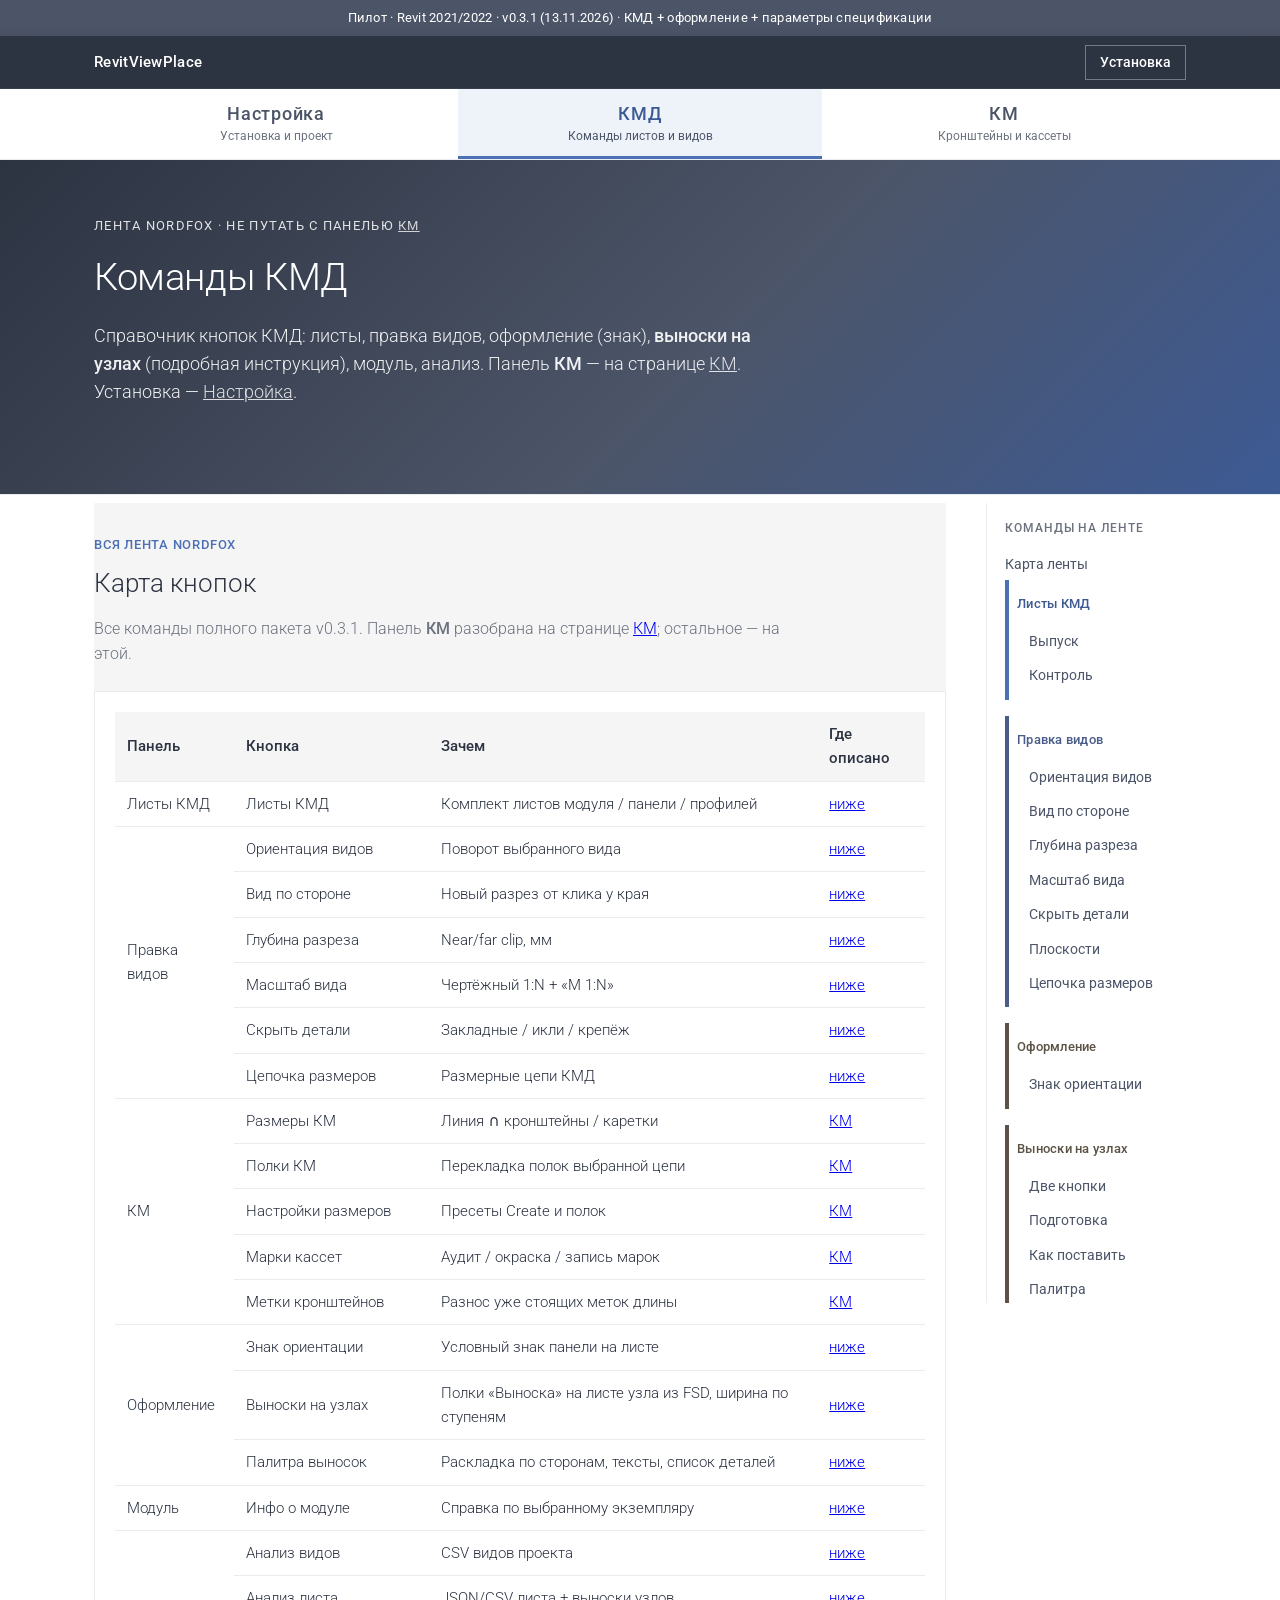
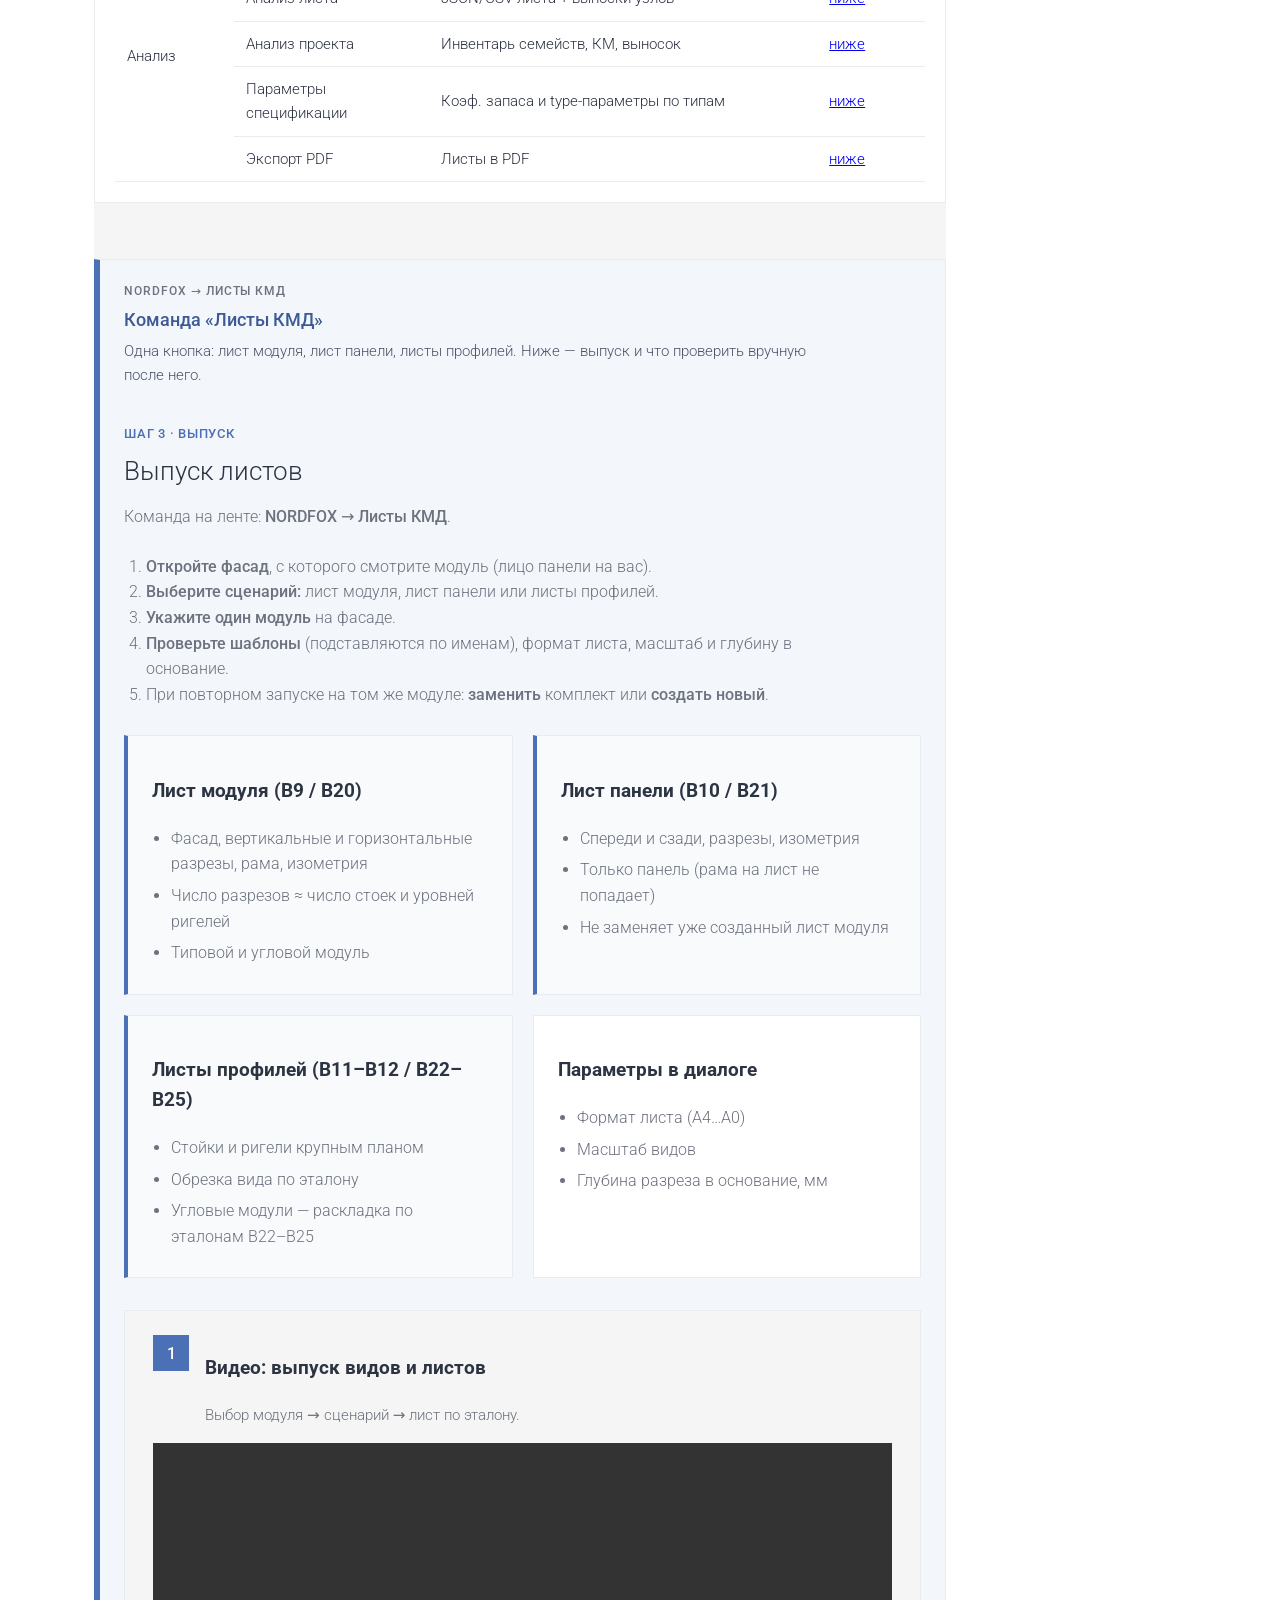
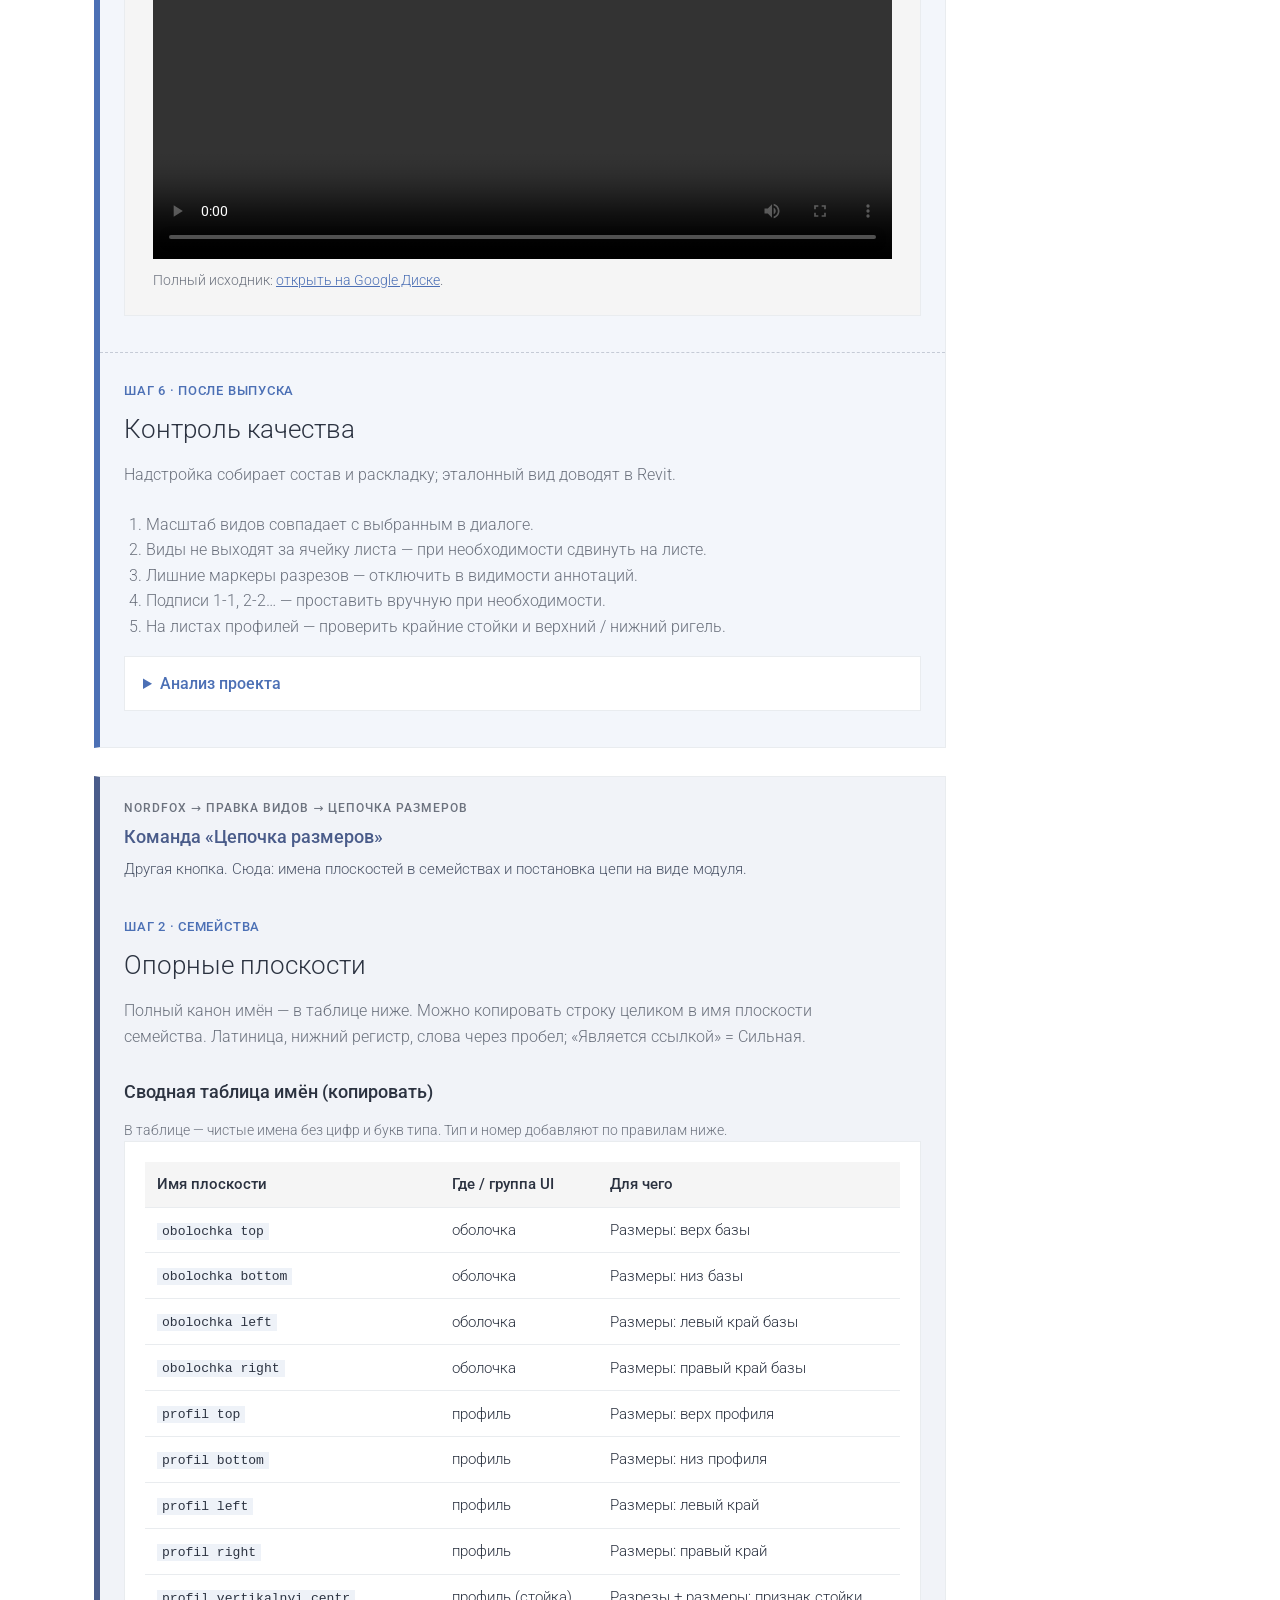
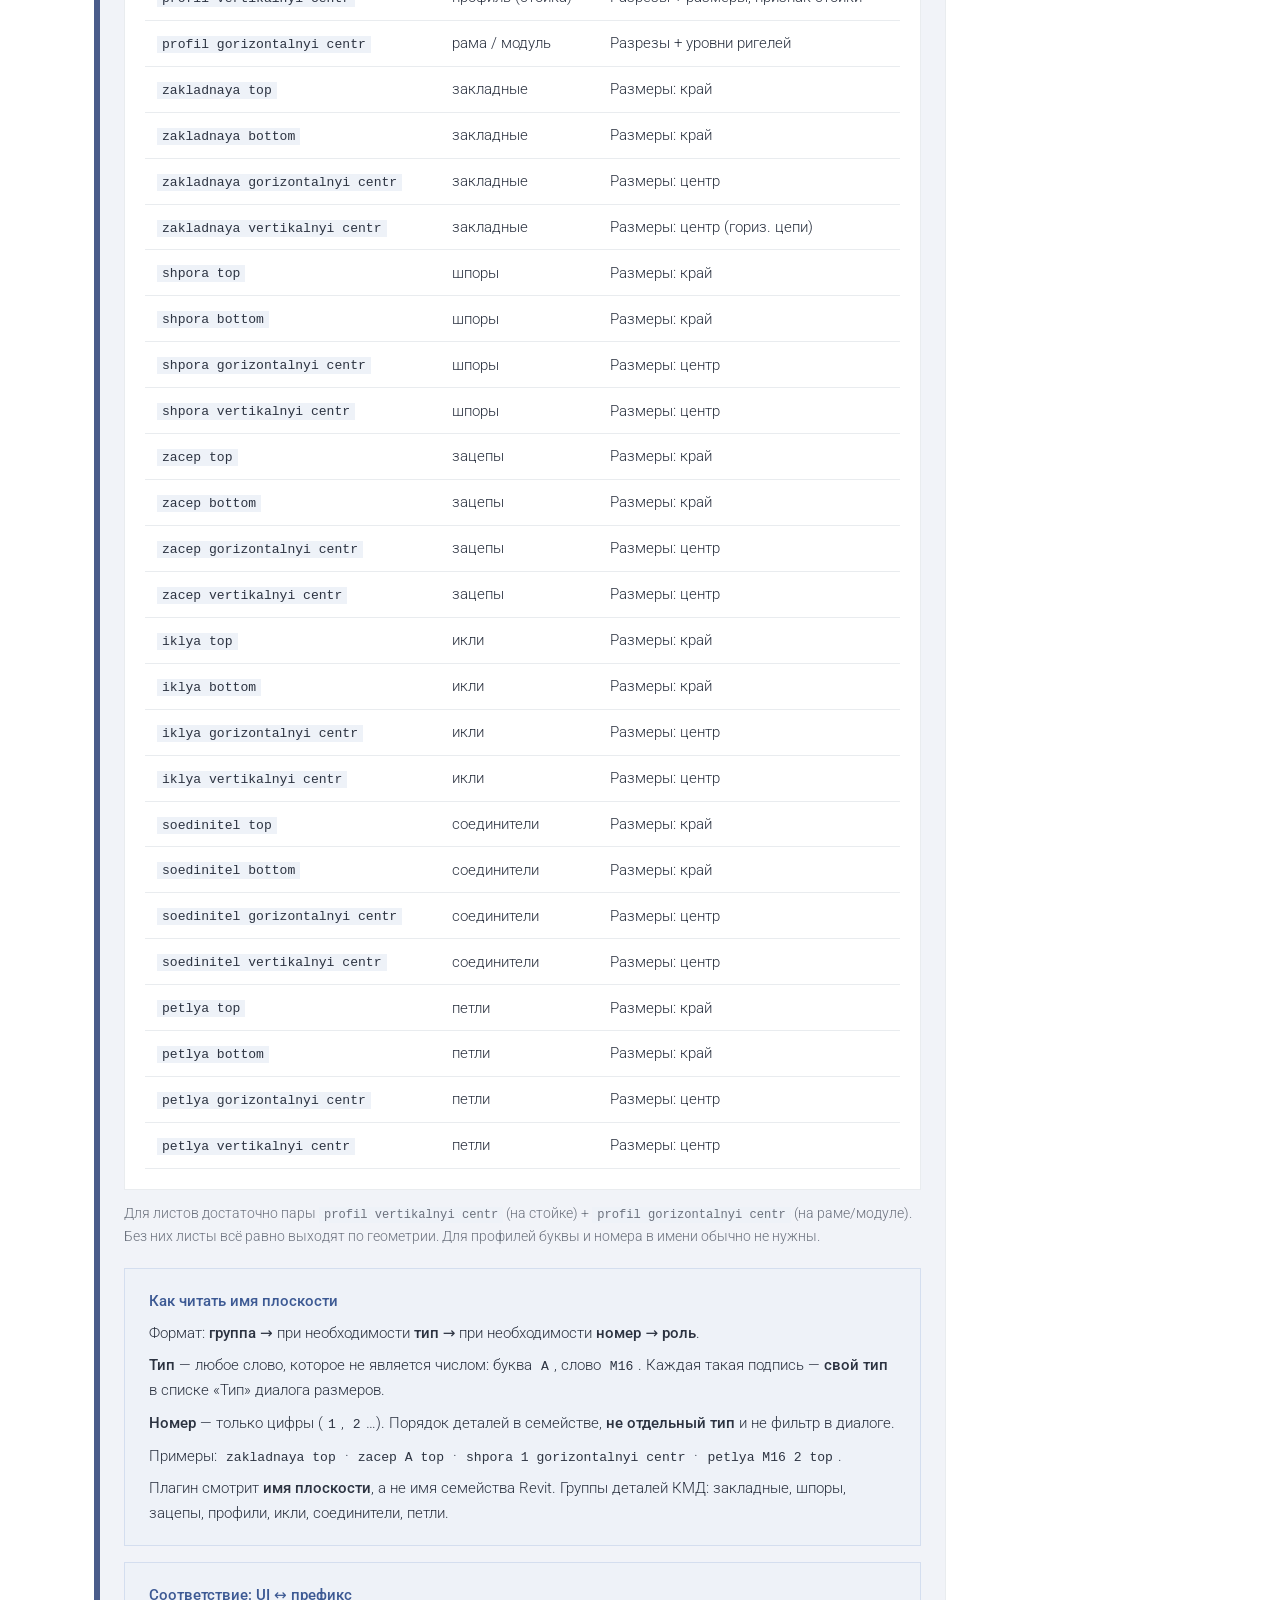
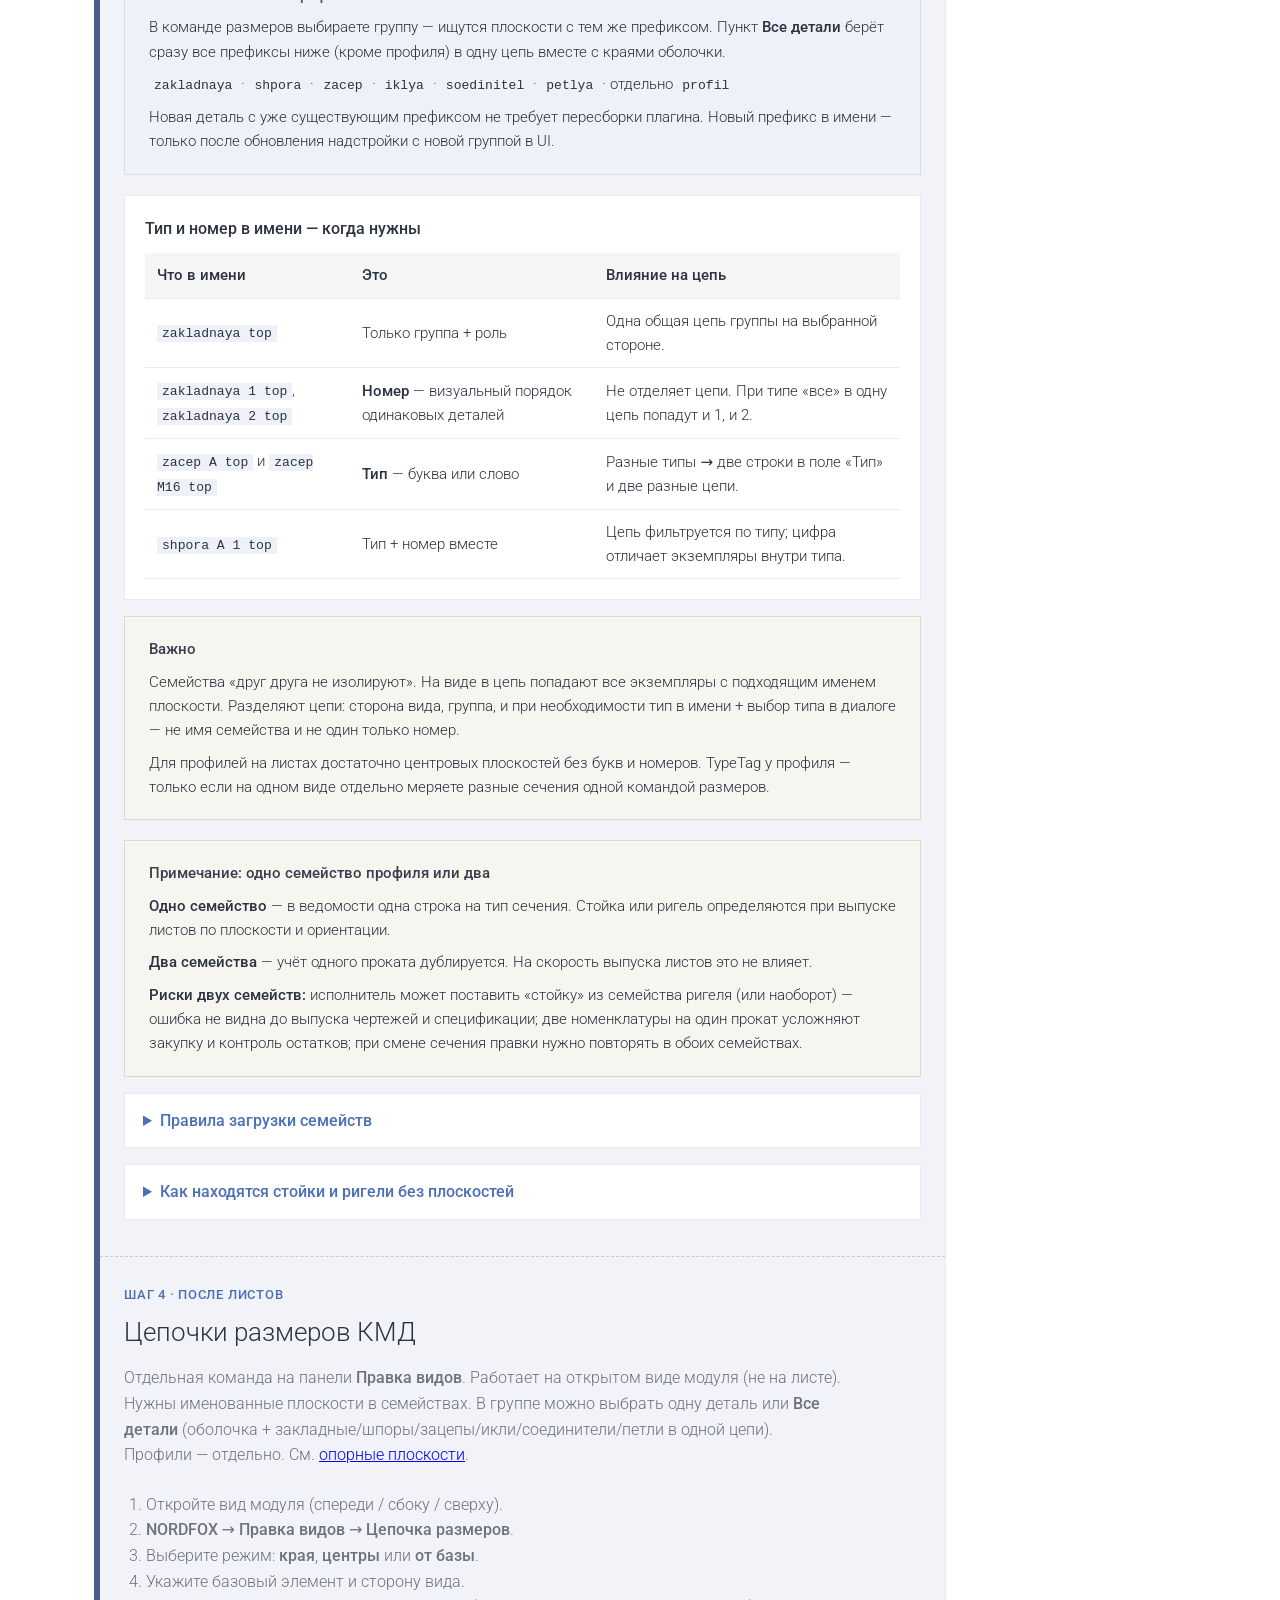
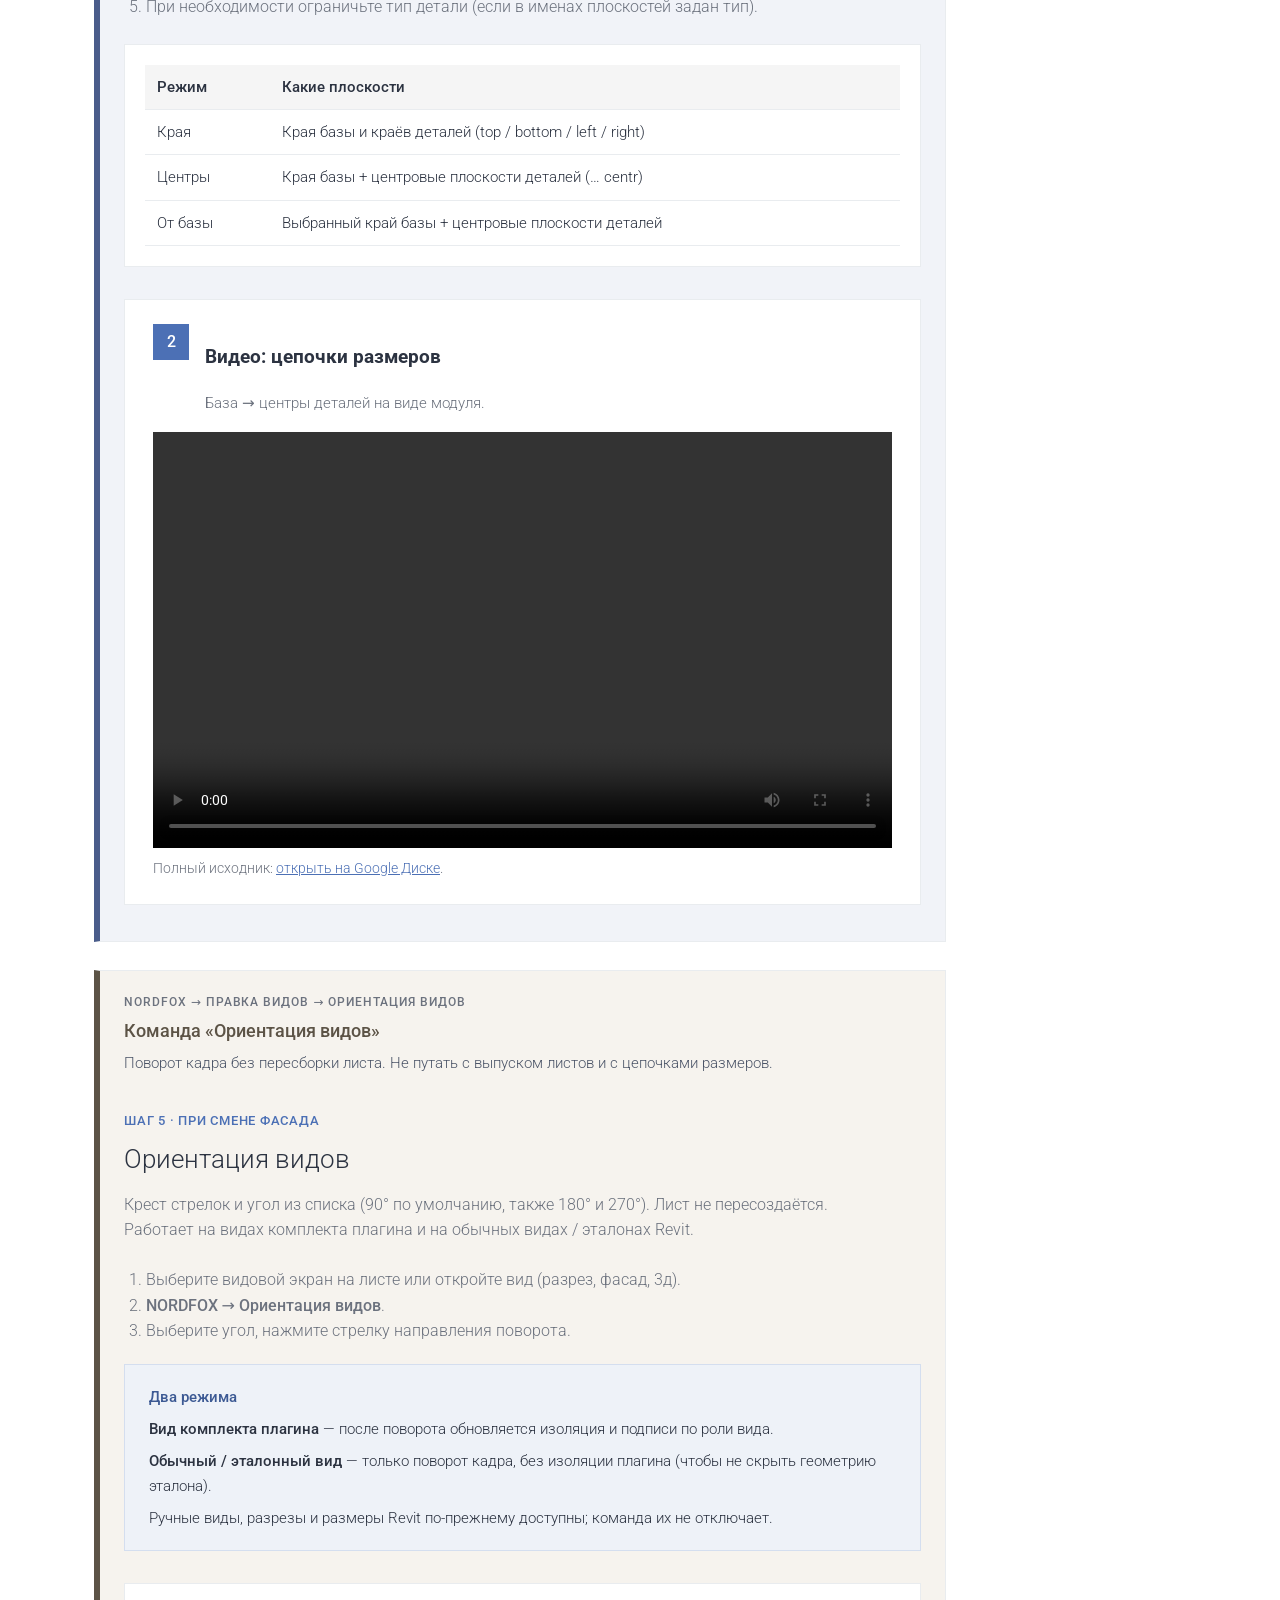
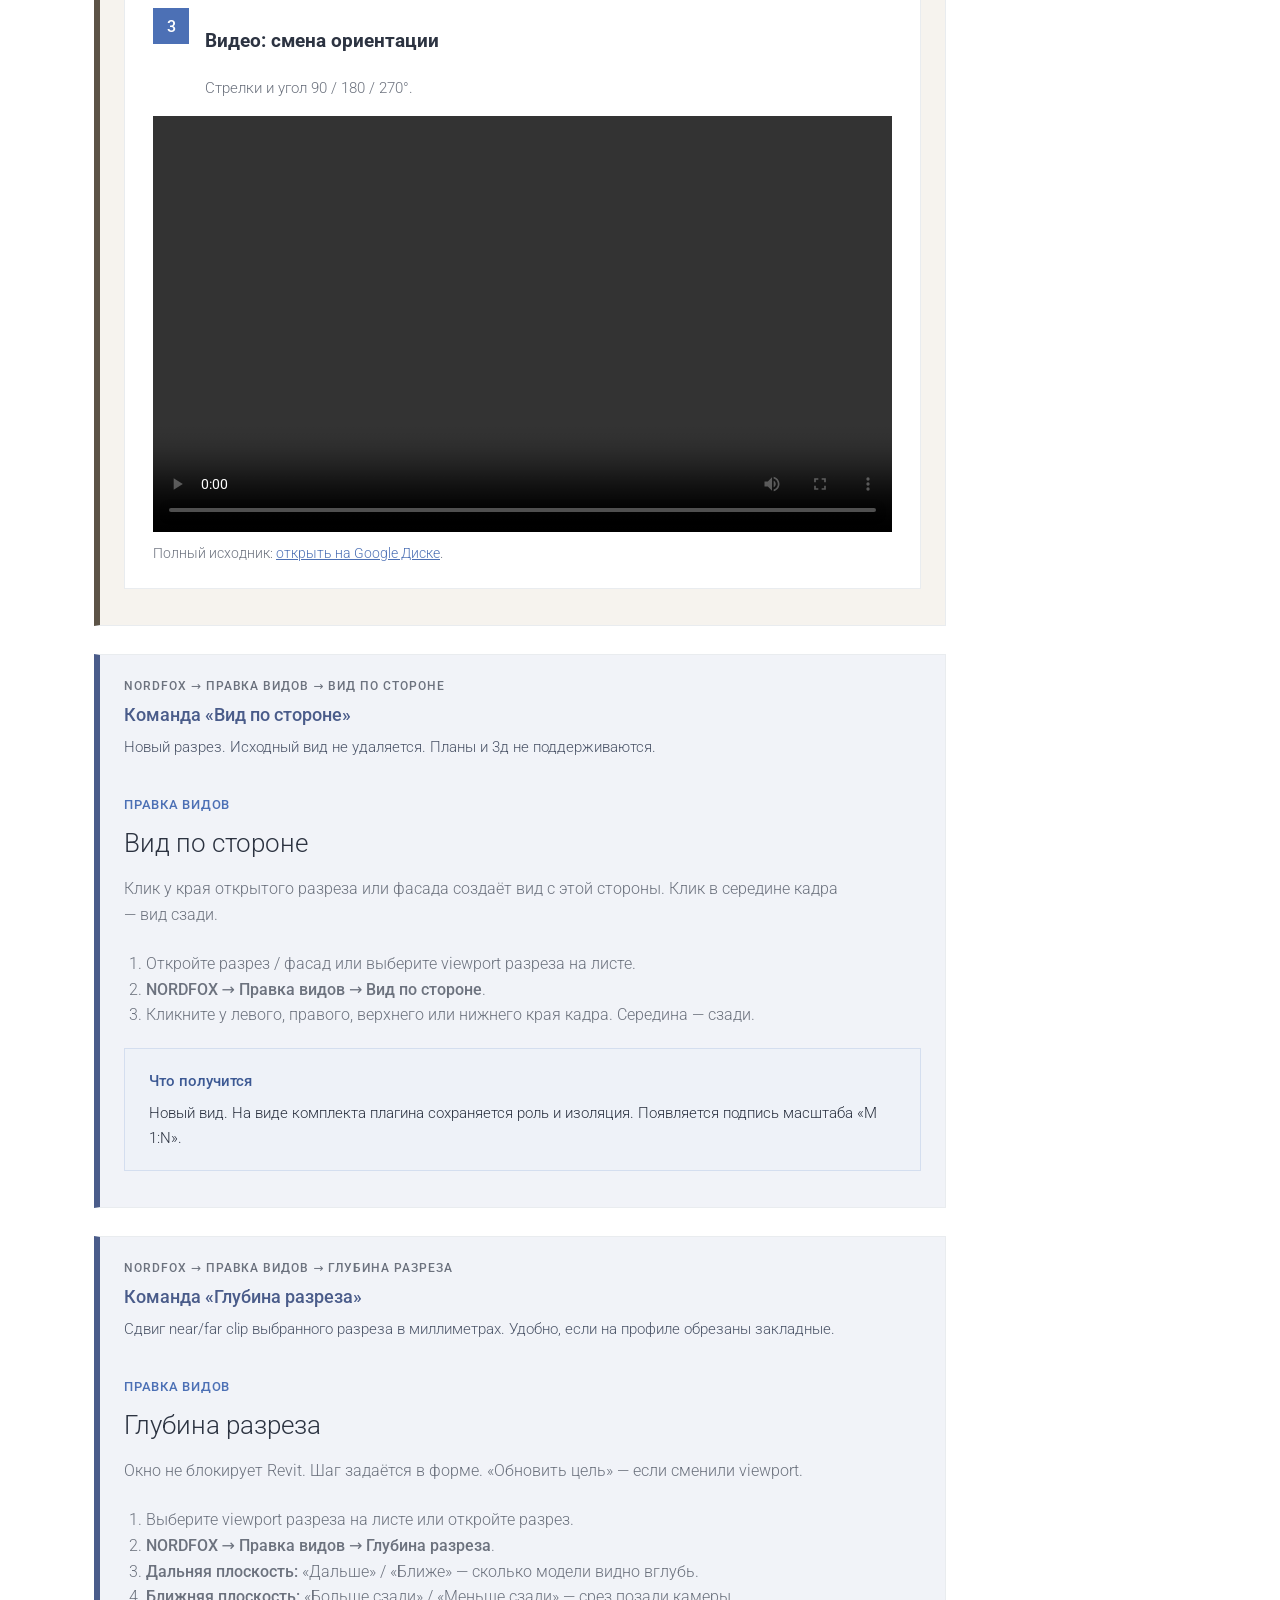
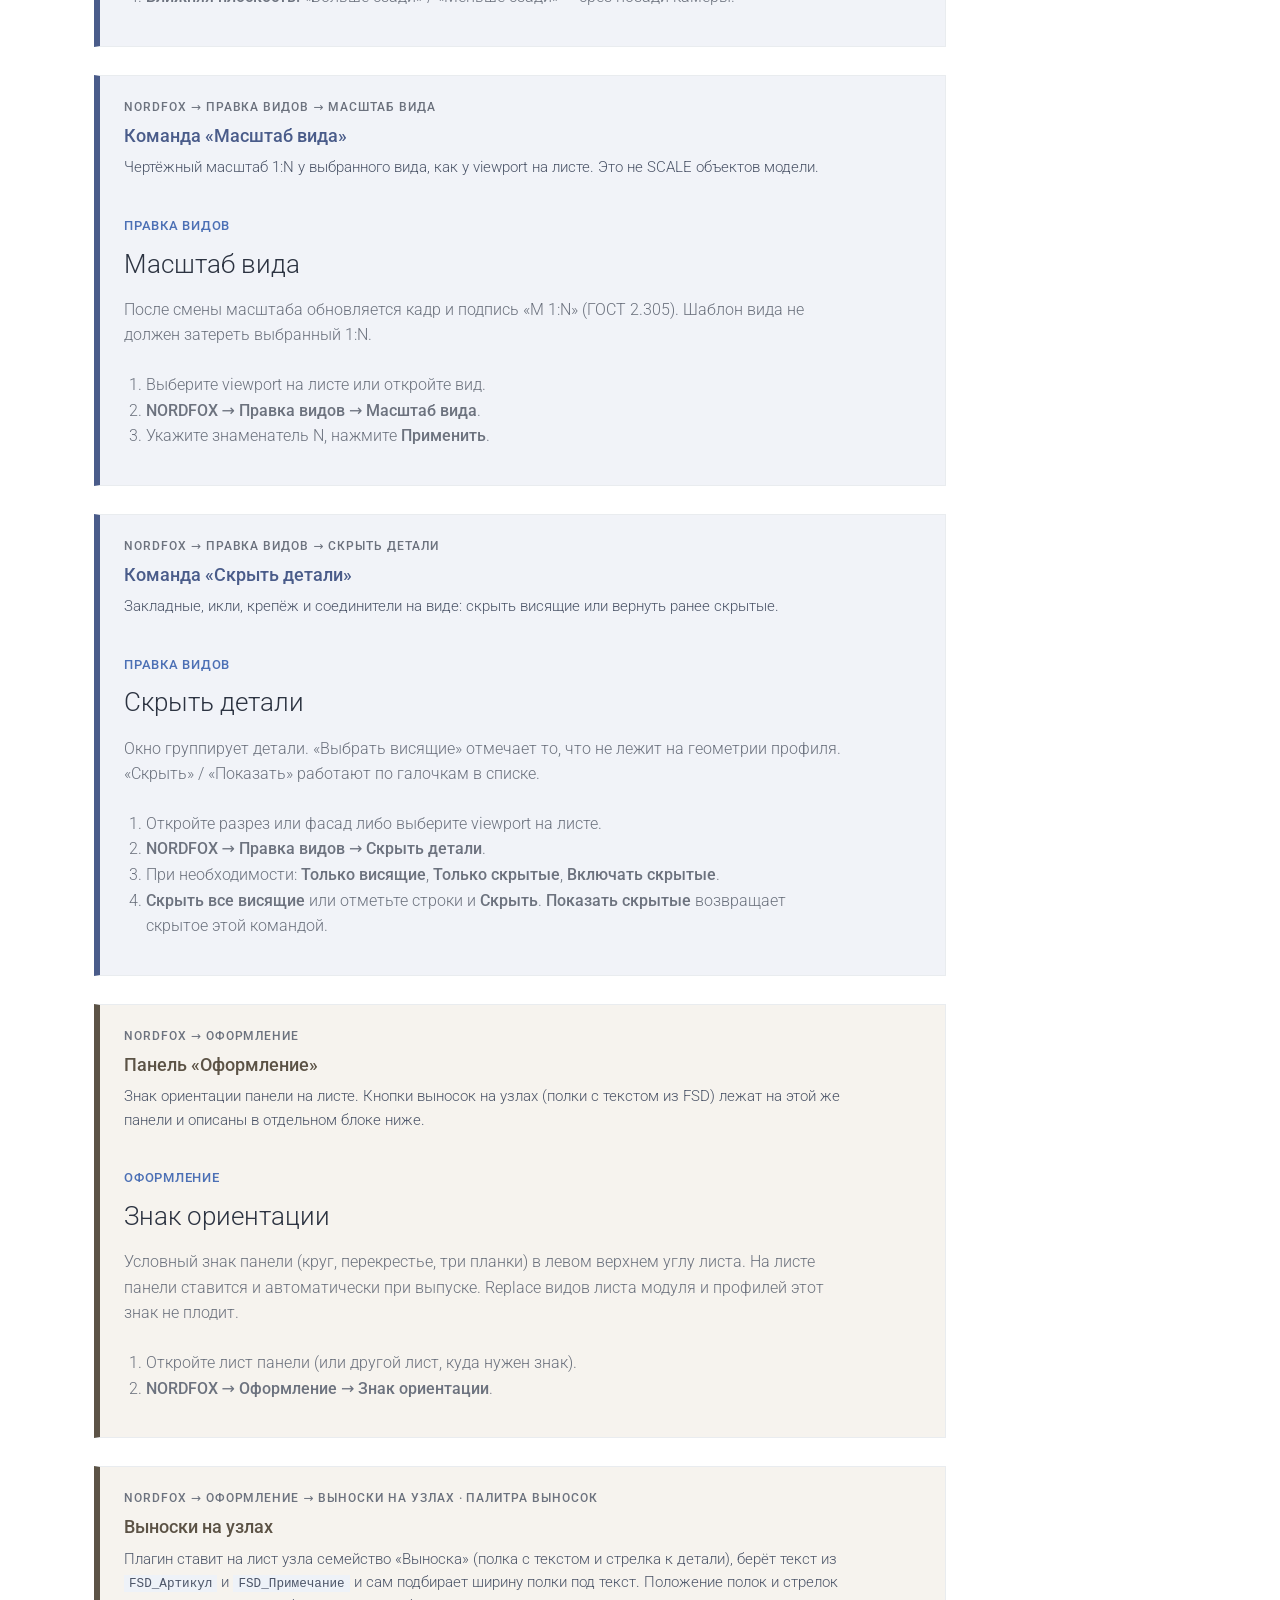
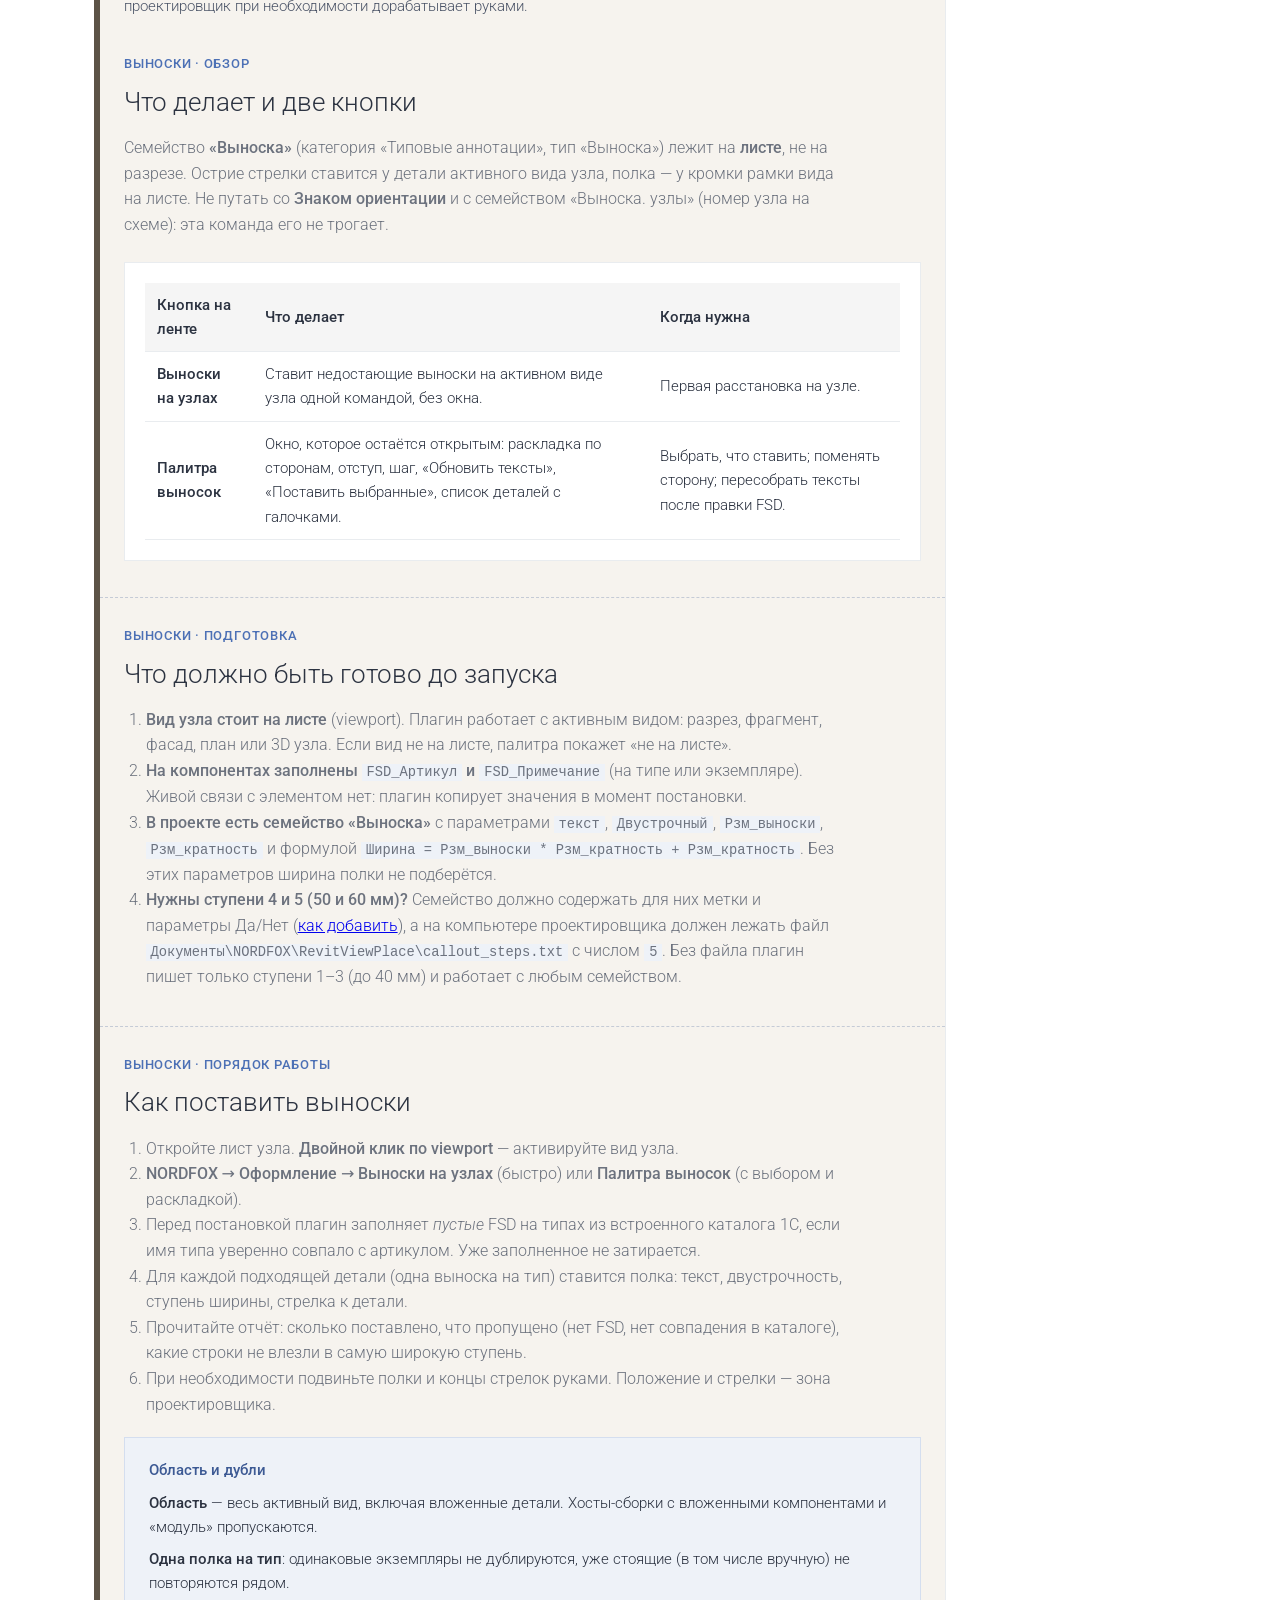
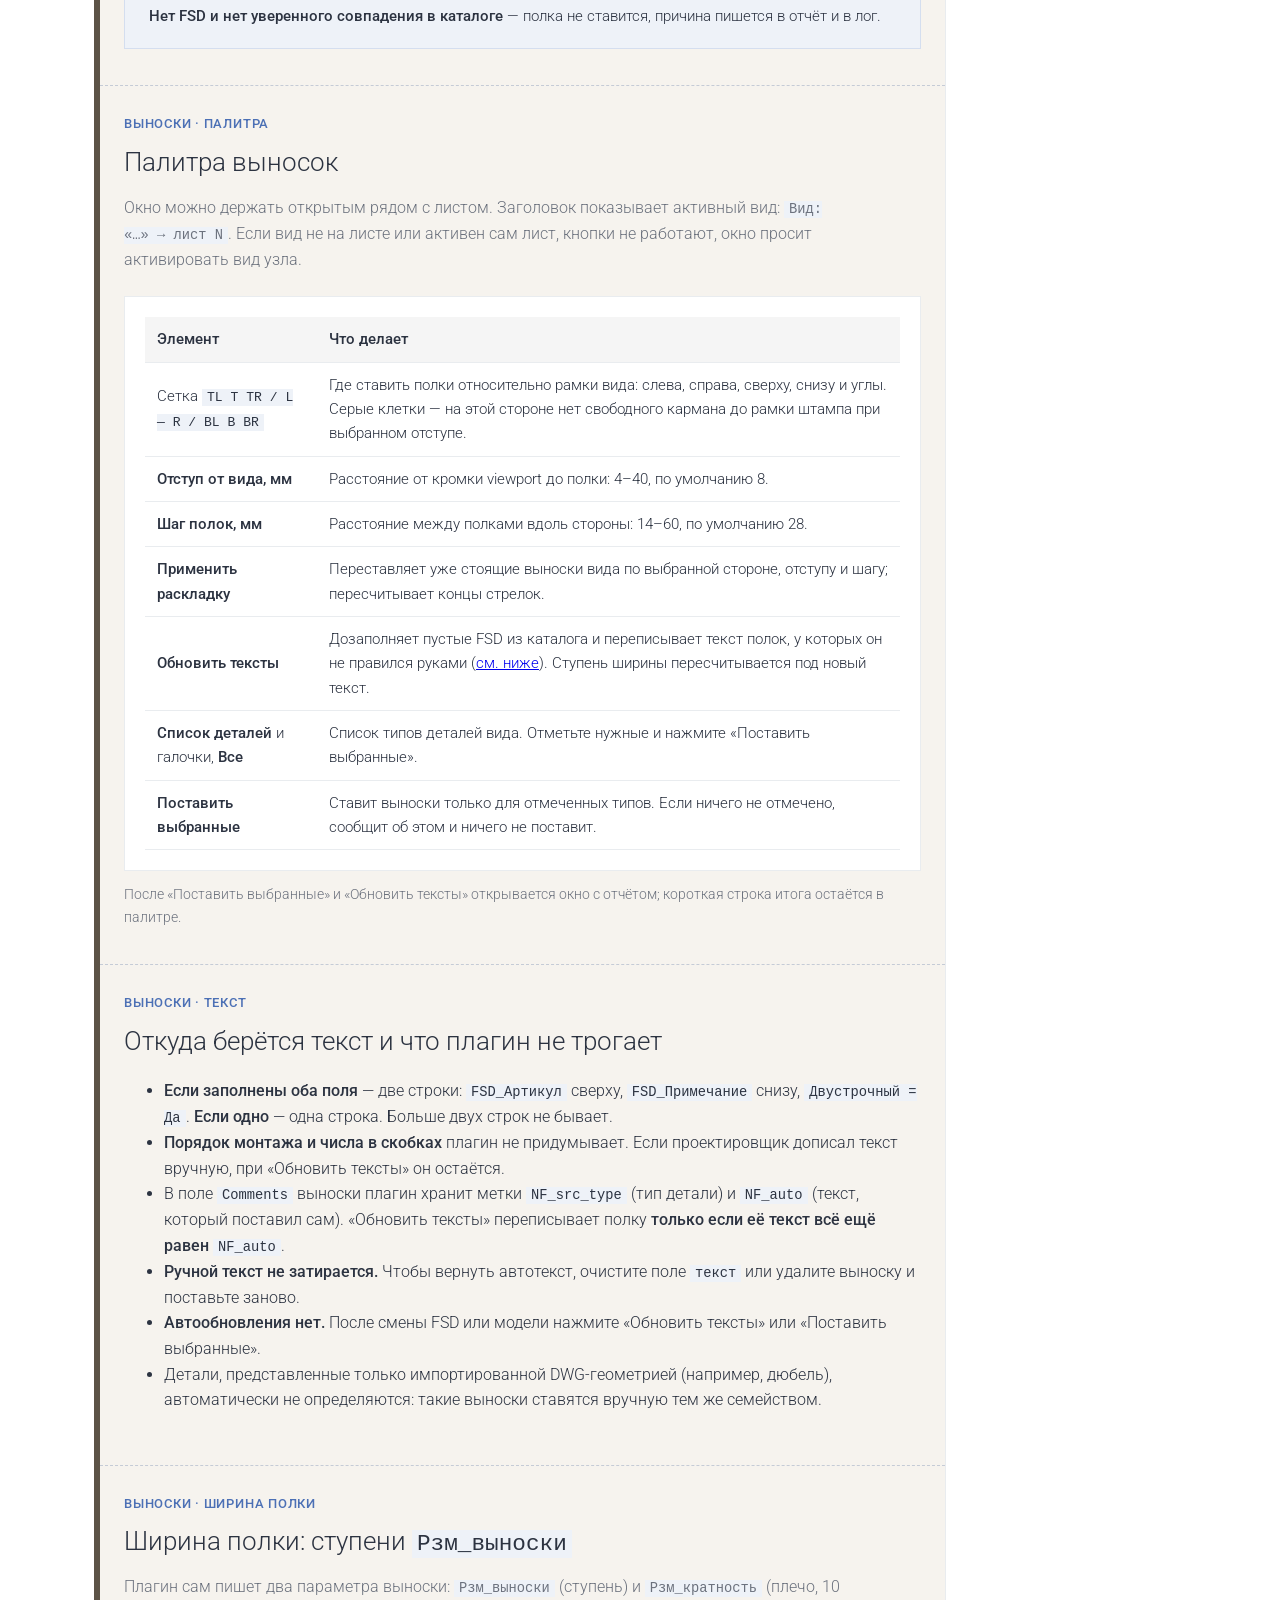
<file: kmd.html>
<!DOCTYPE html>
<html lang="ru">
<head>
  <meta charset="utf-8" />
  <meta name="viewport" content="width=device-width, initial-scale=1" />
  <meta name="robots" content="noindex, nofollow" />
  <title>КМД — команды · NORDFOX</title>
  <link rel="stylesheet" href="style.css" />
</head>
<body class="page-kmd">

  <header class="site-header">
    <div class="pilot-banner">Пилот · Revit 2021/2022 · v0.3.1 (13.11.2026) · КМД + оформление + параметры спецификации</div>
    <nav class="site-nav">
      <div class="wrap site-nav-inner">
        <a class="site-brand" href="index.html">RevitViewPlace</a>
        <a class="site-nav-cta" href="index.html#install">Установка</a>
      </div>
    </nav>
    <nav class="site-tabs" aria-label="Разделы сайта">
      <div class="wrap site-tabs-inner site-tabs-3">
        <a class="tab-setup" href="index.html">
          <span class="tab-name">Настройка</span>
          <span class="tab-desc">Установка и проект</span>
        </a>
        <a class="tab-kmd is-current" href="kmd.html" aria-current="page">
          <span class="tab-name">КМД</span>
          <span class="tab-desc">Команды листов и видов</span>
        </a>
        <a class="tab-km" href="km.html">
          <span class="tab-name">КМ</span>
          <span class="tab-desc">Кронштейны и кассеты</span>
        </a>
      </div>
    </nav>
  </header>

  <section class="hero" id="top">
    <div class="wrap">
      <p class="eyebrow">Лента NORDFOX · не путать с панелью <a href="km.html" style="color:#fff;opacity:.9">КМ</a></p>
      <h1>Команды КМД</h1>
      <p class="lead">Справочник кнопок КМД: листы, правка видов, оформление (знак), <strong>выноски на узлах</strong> (подробная инструкция), модуль, анализ. Панель <strong>КМ</strong> — на странице <a href="km.html" style="color:#fff;opacity:.9">КМ</a>. Установка — <a href="index.html" style="color:#fff;opacity:.9">Настройка</a>.</p>
    </div>
  </section>

  <div class="doc-shell">
    <div class="wrap doc-layout">
      <aside class="doc-toc" aria-label="Команды КМД">
        <p class="doc-toc-title">Команды на ленте</p>
        <nav class="doc-toc-nav">
          <a href="#ribbon-map">Карта ленты</a>
        </nav>
        <nav class="doc-toc-nav toc-cmd toc-cmd-sheets">
          <p class="toc-cmd-label"><a href="#cmd-sheets">Листы КМД</a></p>
          <a href="#sheets">Выпуск</a>
          <a href="#check">Контроль</a>
        </nav>
        <nav class="doc-toc-nav toc-cmd toc-cmd-edit">
          <p class="toc-cmd-label"><a href="#cmd-orient">Правка видов</a></p>
          <a href="#orientation">Ориентация видов</a>
          <a href="#side">Вид по стороне</a>
          <a href="#depth">Глубина разреза</a>
          <a href="#scale">Масштаб вида</a>
          <a href="#details">Скрыть детали</a>
          <a href="#planes">Плоскости</a>
          <a href="#dimensions">Цепочка размеров</a>
        </nav>
        <nav class="doc-toc-nav toc-cmd toc-cmd-spds">
          <p class="toc-cmd-label"><a href="#cmd-spds">Оформление</a></p>
          <a href="#spds">Знак ориентации</a>
        </nav>
        <nav class="doc-toc-nav toc-cmd toc-cmd-callouts">
          <p class="toc-cmd-label"><a href="#cmd-callouts">Выноски на узлах</a></p>
          <a href="#callouts">Две кнопки</a>
          <a href="#callouts-prep">Подготовка</a>
          <a href="#callouts-steps">Как поставить</a>
          <a href="#callouts-palette">Палитра</a>
          <a href="#callouts-text">Текст</a>
          <a href="#callouts-width">Ширина полки</a>
          <a href="#callouts-family">Семейство</a>
          <a href="#callouts-log">Лог</a>
          <a href="#callouts-faq">Вопросы</a>
        </nav>
        <nav class="doc-toc-nav toc-cmd toc-cmd-module">
          <p class="toc-cmd-label"><a href="#cmd-module">Модуль</a></p>
          <a href="#module">Инфо о модуле</a>
        </nav>
        <nav class="doc-toc-nav toc-cmd toc-cmd-analyze">
          <p class="toc-cmd-label"><a href="#cmd-analyze">Анализ</a></p>
          <a href="#analyze-views">Виды</a>
          <a href="#analyze-sheet">Лист</a>
          <a href="#analyze-project">Проект</a>
          <a href="#spec-params">Параметры спецификации</a>
          <a href="#export-pdf">Экспорт PDF</a>
        </nav>
        <p class="doc-toc-title">Ещё на ленте</p>
        <nav class="doc-toc-nav">
          <a href="km.html">КМ (5 кнопок)</a>
        </nav>
      </aside>
      <div class="doc-main">

  <section class="section section-alt" id="ribbon-map">
    <div class="wrap">
      <p class="section-kicker">Вся лента NORDFOX</p>
      <h2>Карта кнопок</h2>
      <p class="lead-section">Все команды полного пакета v0.3.1. Панель <strong>КМ</strong> разобрана на странице <a href="km.html">КМ</a>; остальное — на этой.</p>
      <div class="plane-diagram">
        <table>
          <thead>
            <tr><th>Панель</th><th>Кнопка</th><th>Зачем</th><th>Где описано</th></tr>
          </thead>
          <tbody>
            <tr>
              <td>Листы КМД</td>
              <td>Листы КМД</td>
              <td>Комплект листов модуля / панели / профилей</td>
              <td><a href="#cmd-sheets">ниже</a></td>
            </tr>
            <tr>
              <td rowspan="6">Правка видов</td>
              <td>Ориентация видов</td>
              <td>Поворот выбранного вида</td>
              <td><a href="#orientation">ниже</a></td>
            </tr>
            <tr>
              <td>Вид по стороне</td>
              <td>Новый разрез от клика у края</td>
              <td><a href="#side">ниже</a></td>
            </tr>
            <tr>
              <td>Глубина разреза</td>
              <td>Near/far clip, мм</td>
              <td><a href="#depth">ниже</a></td>
            </tr>
            <tr>
              <td>Масштаб вида</td>
              <td>Чертёжный 1:N + «М 1:N»</td>
              <td><a href="#scale">ниже</a></td>
            </tr>
            <tr>
              <td>Скрыть детали</td>
              <td>Закладные / икли / крепёж</td>
              <td><a href="#details">ниже</a></td>
            </tr>
            <tr>
              <td>Цепочка размеров</td>
              <td>Размерные цепи КМД</td>
              <td><a href="#dimensions">ниже</a></td>
            </tr>
            <tr>
              <td rowspan="5">КМ</td>
              <td>Размеры КМ</td>
              <td>Линия ∩ кронштейны / каретки</td>
              <td><a href="km.html#dims">КМ</a></td>
            </tr>
            <tr>
              <td>Полки КМ</td>
              <td>Перекладка полок выбранной цепи</td>
              <td><a href="km.html#shelves">КМ</a></td>
            </tr>
            <tr>
              <td>Настройки размеров</td>
              <td>Пресеты Create и полок</td>
              <td><a href="km.html#presets">КМ</a></td>
            </tr>
            <tr>
              <td>Марки кассет</td>
              <td>Аудит / окраска / запись марок</td>
              <td><a href="km.html#cmd-marks">КМ</a></td>
            </tr>
            <tr>
              <td>Метки кронштейнов</td>
              <td>Разнос уже стоящих меток длины</td>
              <td><a href="km.html#tags">КМ</a></td>
            </tr>
            <tr>
              <td rowspan="3">Оформление</td>
              <td>Знак ориентации</td>
              <td>Условный знак панели на листе</td>
              <td><a href="#spds">ниже</a></td>
            </tr>
            <tr>
              <td>Выноски на узлах</td>
              <td>Полки «Выноска» на листе узла из FSD, ширина по ступеням</td>
              <td><a href="#callouts">ниже</a></td>
            </tr>
            <tr>
              <td>Палитра выносок</td>
              <td>Раскладка по сторонам, тексты, список деталей</td>
              <td><a href="#callouts-palette">ниже</a></td>
            </tr>
            <tr>
              <td>Модуль</td>
              <td>Инфо о модуле</td>
              <td>Справка по выбранному экземпляру</td>
              <td><a href="#module">ниже</a></td>
            </tr>
            <tr>
              <td rowspan="5">Анализ</td>
              <td>Анализ видов</td>
              <td>CSV видов проекта</td>
              <td><a href="#analyze-views">ниже</a></td>
            </tr>
            <tr>
              <td>Анализ листа</td>
              <td>JSON/CSV листа + выноски узлов</td>
              <td><a href="#analyze-sheet">ниже</a></td>
            </tr>
            <tr>
              <td>Анализ проекта</td>
              <td>Инвентарь семейств, КМ, выносок</td>
              <td><a href="#analyze-project">ниже</a></td>
            </tr>
            <tr>
              <td>Параметры спецификации</td>
              <td>Коэф. запаса и type-параметры по типам</td>
              <td><a href="#spec-params">ниже</a></td>
            </tr>
            <tr>
              <td>Экспорт PDF</td>
              <td>Листы в PDF</td>
              <td><a href="#export-pdf">ниже</a></td>
            </tr>
          </tbody>
        </table>
      </div>
    </div>
  </section>

  <div class="cmd-block cmd-block-sheets" id="cmd-sheets">
    <header class="cmd-block-head">
      <p class="cmd-block-kicker">NORDFOX → Листы КМД</p>
      <p class="cmd-block-title">Команда «Листы КМД»</p>
      <p class="cmd-block-lead">Одна кнопка: лист модуля, лист панели, листы профилей. Ниже — выпуск и что проверить вручную после него.</p>
    </header>

  <!-- —— 3. Выпуск —— -->
  <section class="section section-alt" id="sheets">
    <div class="wrap">
      <p class="section-kicker">Шаг 3 · выпуск</p>
      <h2>Выпуск листов</h2>
      <p class="lead-section">Команда на ленте: <strong>NORDFOX → Листы КМД</strong>.</p>

      <ol class="steps">
        <li>
          <strong>Откройте фасад</strong>, с которого смотрите модуль (лицо панели на вас).
        </li>
        <li>
          <strong>Выберите сценарий:</strong> лист модуля, лист панели или листы профилей.
        </li>
        <li>
          <strong>Укажите один модуль</strong> на фасаде.
        </li>
        <li>
          <strong>Проверьте шаблоны</strong> (подставляются по именам), формат листа, масштаб и глубину в основание.
        </li>
        <li>
          При повторном запуске на том же модуле: <strong>заменить</strong> комплект или <strong>создать новый</strong>.
        </li>
      </ol>

      <div class="grid-2" style="margin-top: 28px;">
        <article class="card card-highlight">
          <h3>Лист модуля (В9 / В20)</h3>
          <ul>
            <li>Фасад, вертикальные и горизонтальные разрезы, рама, изометрия</li>
            <li>Число разрезов ≈ число стоек и уровней ригелей</li>
            <li>Типовой и угловой модуль</li>
          </ul>
        </article>
        <article class="card card-highlight">
          <h3>Лист панели (В10 / В21)</h3>
          <ul>
            <li>Спереди и сзади, разрезы, изометрия</li>
            <li>Только панель (рама на лист не попадает)</li>
            <li>Не заменяет уже созданный лист модуля</li>
          </ul>
        </article>
        <article class="card card-highlight">
          <h3>Листы профилей (В11–В12 / В22–В25)</h3>
          <ul>
            <li>Стойки и ригели крупным планом</li>
            <li>Обрезка вида по эталону</li>
            <li>Угловые модули — раскладка по эталонам В22–В25</li>
          </ul>
        </article>
        <article class="card">
          <h3>Параметры в диалоге</h3>
          <ul>
            <li>Формат листа (A4…A0)</li>
            <li>Масштаб видов</li>
            <li>Глубина разреза в основание, мм</li>
          </ul>
        </article>
      </div>

      <div class="demo-inline" id="demo-views">
        <div class="demo-block-head">
          <span class="demo-num">1</span>
          <div>
            <h3>Видео: выпуск видов и листов</h3>
            <p>Выбор модуля → сценарий → лист по эталону.</p>
          </div>
        </div>
        <div class="video-mount" data-video-id="views"></div>
      </div>
    </div>
  </section>

  <!-- —— 7. Контроль —— -->
  <section class="section" id="check">
    <div class="wrap">
      <p class="section-kicker">Шаг 6 · после выпуска</p>
      <h2>Контроль качества</h2>
      <p class="lead-section">Надстройка собирает состав и раскладку; эталонный вид доводят в Revit.</p>

      <ol class="steps">
        <li>Масштаб видов совпадает с выбранным в диалоге.</li>
        <li>Виды не выходят за ячейку листа — при необходимости сдвинуть на листе.</li>
        <li>Лишние маркеры разрезов — отключить в видимости аннотаций.</li>
        <li>Подписи 1-1, 2-2… — проставить вручную при необходимости.</li>
        <li>На листах профилей — проверить крайние стойки и верхний / нижний ригель.</li>
      </ol>

      <details>
        <summary>Анализ проекта</summary>
        <p>Отдельные кнопки на панели <strong>Анализ</strong> — см. <a href="#cmd-analyze">три команды анализа</a>. CSV пишется в <code>Документы\NORDFOX\RevitViewPlace\exports</code>.</p>
      </details>
    </div>
  </section>

  </div><!-- /.cmd-block-sheets -->

  <div class="cmd-block cmd-block-chain" id="cmd-chain">
    <header class="cmd-block-head">
      <p class="cmd-block-kicker">NORDFOX → Правка видов → Цепочка размеров</p>
      <p class="cmd-block-title">Команда «Цепочка размеров»</p>
      <p class="cmd-block-lead">Другая кнопка. Сюда: имена плоскостей в семействах и постановка цепи на виде модуля.</p>
    </header>

  <!-- —— 2. Плоскости —— -->
  <section class="section" id="planes">
    <div class="wrap">
      <p class="section-kicker">Шаг 2 · семейства</p>
      <h2>Опорные плоскости</h2>
      <p class="lead-section">Полный канон имён — в таблице ниже. Можно копировать строку целиком в имя плоскости семейства. Латиница, нижний регистр, слова через пробел; «Является ссылкой» = Сильная.</p>

      <!-- Видео плоскостей — позже
      <div class="demo-inline" id="demo-planes">
        <div class="demo-block-head">
          <span class="demo-num">П</span>
          <div>
            <h3>Видео: опорные плоскости</h3>
            <p>Где ставить плоскости в модуле, раме и профиле.</p>
          </div>
        </div>
        <div class="video-mount" data-video-id="planes"></div>
      </div>
      -->

      <h3 class="subhead">Сводная таблица имён (копировать)</h3>
      <p class="note" style="margin-top:0">В таблице — чистые имена без цифр и букв типа. Тип и номер добавляют по правилам ниже.</p>
      <div class="plane-diagram">
        <table class="copy-table">
          <thead>
            <tr><th>Имя плоскости</th><th>Где / группа UI</th><th>Для чего</th></tr>
          </thead>
          <tbody>
            <tr><td><code>obolochka top</code></td><td>оболочка</td><td>Размеры: верх базы</td></tr>
            <tr><td><code>obolochka bottom</code></td><td>оболочка</td><td>Размеры: низ базы</td></tr>
            <tr><td><code>obolochka left</code></td><td>оболочка</td><td>Размеры: левый край базы</td></tr>
            <tr><td><code>obolochka right</code></td><td>оболочка</td><td>Размеры: правый край базы</td></tr>
            <tr><td><code>profil top</code></td><td>профиль</td><td>Размеры: верх профиля</td></tr>
            <tr><td><code>profil bottom</code></td><td>профиль</td><td>Размеры: низ профиля</td></tr>
            <tr><td><code>profil left</code></td><td>профиль</td><td>Размеры: левый край</td></tr>
            <tr><td><code>profil right</code></td><td>профиль</td><td>Размеры: правый край</td></tr>
            <tr><td><code>profil vertikalnyi centr</code></td><td>профиль (стойка)</td><td>Разрезы + размеры; признак стойки</td></tr>
            <tr><td><code>profil gorizontalnyi centr</code></td><td>рама / модуль</td><td>Разрезы + уровни ригелей</td></tr>
            <tr><td><code>zakladnaya top</code></td><td>закладные</td><td>Размеры: край</td></tr>
            <tr><td><code>zakladnaya bottom</code></td><td>закладные</td><td>Размеры: край</td></tr>
            <tr><td><code>zakladnaya gorizontalnyi centr</code></td><td>закладные</td><td>Размеры: центр</td></tr>
            <tr><td><code>zakladnaya vertikalnyi centr</code></td><td>закладные</td><td>Размеры: центр (гориз. цепи)</td></tr>
            <tr><td><code>shpora top</code></td><td>шпоры</td><td>Размеры: край</td></tr>
            <tr><td><code>shpora bottom</code></td><td>шпоры</td><td>Размеры: край</td></tr>
            <tr><td><code>shpora gorizontalnyi centr</code></td><td>шпоры</td><td>Размеры: центр</td></tr>
            <tr><td><code>shpora vertikalnyi centr</code></td><td>шпоры</td><td>Размеры: центр</td></tr>
            <tr><td><code>zacep top</code></td><td>зацепы</td><td>Размеры: край</td></tr>
            <tr><td><code>zacep bottom</code></td><td>зацепы</td><td>Размеры: край</td></tr>
            <tr><td><code>zacep gorizontalnyi centr</code></td><td>зацепы</td><td>Размеры: центр</td></tr>
            <tr><td><code>zacep vertikalnyi centr</code></td><td>зацепы</td><td>Размеры: центр</td></tr>
            <tr><td><code>iklya top</code></td><td>икли</td><td>Размеры: край</td></tr>
            <tr><td><code>iklya bottom</code></td><td>икли</td><td>Размеры: край</td></tr>
            <tr><td><code>iklya gorizontalnyi centr</code></td><td>икли</td><td>Размеры: центр</td></tr>
            <tr><td><code>iklya vertikalnyi centr</code></td><td>икли</td><td>Размеры: центр</td></tr>
            <tr><td><code>soedinitel top</code></td><td>соединители</td><td>Размеры: край</td></tr>
            <tr><td><code>soedinitel bottom</code></td><td>соединители</td><td>Размеры: край</td></tr>
            <tr><td><code>soedinitel gorizontalnyi centr</code></td><td>соединители</td><td>Размеры: центр</td></tr>
            <tr><td><code>soedinitel vertikalnyi centr</code></td><td>соединители</td><td>Размеры: центр</td></tr>
            <tr><td><code>petlya top</code></td><td>петли</td><td>Размеры: край</td></tr>
            <tr><td><code>petlya bottom</code></td><td>петли</td><td>Размеры: край</td></tr>
            <tr><td><code>petlya gorizontalnyi centr</code></td><td>петли</td><td>Размеры: центр</td></tr>
            <tr><td><code>petlya vertikalnyi centr</code></td><td>петли</td><td>Размеры: центр</td></tr>
          </tbody>
        </table>
      </div>
      <p class="note">Для листов достаточно пары <code>profil vertikalnyi centr</code> (на стойке) + <code>profil gorizontalnyi centr</code> (на раме/модуле). Без них листы всё равно выходят по геометрии. Для профилей буквы и номера в имени обычно не нужны.</p>

      <div class="callout">
        <h4>Как читать имя плоскости</h4>
        <p>Формат: <strong>группа</strong> → при необходимости <strong>тип</strong> → при необходимости <strong>номер</strong> → <strong>роль</strong>.</p>
        <p><strong>Тип</strong> — любое слово, которое не является числом: буква <code>A</code>, слово <code>M16</code>. Каждая такая подпись — <strong>свой тип</strong> в списке «Тип» диалога размеров.</p>
        <p><strong>Номер</strong> — только цифры (<code>1</code>, <code>2</code>…). Порядок деталей в семействе, <strong>не отдельный тип</strong> и не фильтр в диалоге.</p>
        <p>Примеры: <code>zakladnaya top</code> · <code>zacep A top</code> · <code>shpora 1 gorizontalnyi centr</code> · <code>petlya M16 2 top</code>.</p>
        <p>Плагин смотрит <strong>имя плоскости</strong>, а не имя семейства Revit. Группы деталей КМД: закладные, шпоры, зацепы, профили, икли, соединители, петли.</p>
      </div>

      <div class="callout" style="margin-top: 16px;">
        <h4>Соответствие: UI ↔ префикс</h4>
        <p>В команде размеров выбираете группу — ищутся плоскости с тем же префиксом. Пункт <strong>Все детали</strong> берёт сразу все префиксы ниже (кроме профиля) в одну цепь вместе с краями оболочки.</p>
        <p><code>zakladnaya</code> · <code>shpora</code> · <code>zacep</code> · <code>iklya</code> · <code>soedinitel</code> · <code>petlya</code> · отдельно <code>profil</code></p>
        <p>Новая деталь с уже существующим префиксом не требует пересборки плагина. Новый префикс в имени — только после обновления надстройки с новой группой в UI.</p>
      </div>

      <div class="plane-diagram" style="margin-top: 20px;">
        <h3 class="table-caption">Тип и номер в имени — когда нужны</h3>
        <table>
          <thead>
            <tr><th>Что в имени</th><th>Это</th><th>Влияние на цепь</th></tr>
          </thead>
          <tbody>
            <tr>
              <td><code>zakladnaya top</code></td>
              <td>Только группа + роль</td>
              <td>Одна общая цепь группы на выбранной стороне.</td>
            </tr>
            <tr>
              <td><code>zakladnaya 1 top</code>, <code>zakladnaya 2 top</code></td>
              <td><strong>Номер</strong> — визуальный порядок одинаковых деталей</td>
              <td>Не отделяет цепи. При типе «все» в одну цепь попадут и 1, и 2.</td>
            </tr>
            <tr>
              <td><code>zacep A top</code> и <code>zacep M16 top</code></td>
              <td><strong>Тип</strong> — буква или слово</td>
              <td>Разные типы → две строки в поле «Тип» и две разные цепи.</td>
            </tr>
            <tr>
              <td><code>shpora A 1 top</code></td>
              <td>Тип + номер вместе</td>
              <td>Цепь фильтруется по типу; цифра отличает экземпляры внутри типа.</td>
            </tr>
          </tbody>
        </table>
      </div>

      <div class="callout note-callout" style="margin-top: 16px;">
        <h4>Важно</h4>
        <p>Семейства «друг друга не изолируют». На виде в цепь попадают все экземпляры с подходящим именем плоскости. Разделяют цепи: сторона вида, группа, и при необходимости тип в имени + выбор типа в диалоге — не имя семейства и не один только номер.</p>
        <p>Для профилей на листах достаточно центровых плоскостей без букв и номеров. TypeTag у профиля — только если на одном виде отдельно меряете разные сечения одной командой размеров.</p>
      </div>

      <div class="callout note-callout">
        <h4>Примечание: одно семейство профиля или два</h4>
        <p><strong>Одно семейство</strong> — в ведомости одна строка на тип сечения. Стойка или ригель определяются при выпуске листов по плоскости и ориентации.</p>
        <p><strong>Два семейства</strong> — учёт одного проката дублируется. На скорость выпуска листов это не влияет.</p>
        <p><strong>Риски двух семейств:</strong> исполнитель может поставить «стойку» из семейства ригеля (или наоборот) — ошибка не видна до выпуска чертежей и спецификации; две номенклатуры на один прокат усложняют закупку и контроль остатков; при смене сечения правки нужно повторять в обоих семействах.</p>
      </div>

      <details>
        <summary>Правила загрузки семейств</summary>
        <ul>
          <li>После правок: «Загрузить в проект» → «Перезаписать» по всей цепочке вложенных семейств.</li>
          <li>«Является ссылкой» = Сильная на рабочих плоскостях.</li>
        </ul>
      </details>

      <details>
        <summary>Как находятся стойки и ригели без плоскостей</summary>
        <ol>
          <li>Сначала — именованные плоскости (если есть).</li>
          <li>Иначе — по габариту: стойка высокая и узкая; ригель длинный и низкий.</li>
          <li>Если и того нет — запасной набор разрезов по габариту модуля.</li>
        </ol>
      </details>
    </div>
  </section>

  <!-- —— 4. Размеры КМД —— -->
  <section class="section" id="dimensions">
    <div class="wrap">
      <p class="section-kicker">Шаг 4 · после листов</p>
      <h2>Цепочки размеров КМД</h2>
      <p class="lead-section">Отдельная команда на панели <strong>Правка видов</strong>. Работает на открытом виде модуля (не на листе). Нужны именованные плоскости в семействах. В группе можно выбрать одну деталь или <strong>Все детали</strong> (оболочка + закладные/шпоры/зацепы/икли/соединители/петли в одной цепи). Профили — отдельно. См. <a href="#planes">опорные плоскости</a>.</p>

      <ol class="steps">
        <li>Откройте вид модуля (спереди / сбоку / сверху).</li>
        <li><strong>NORDFOX → Правка видов → Цепочка размеров</strong>.</li>
        <li>Выберите режим: <strong>края</strong>, <strong>центры</strong> или <strong>от базы</strong>.</li>
        <li>Укажите базовый элемент и сторону вида.</li>
        <li>При необходимости ограничьте тип детали (если в именах плоскостей задан тип).</li>
      </ol>

      <div class="plane-diagram" style="margin-top: 24px;">
        <table>
          <thead>
            <tr><th>Режим</th><th>Какие плоскости</th></tr>
          </thead>
          <tbody>
            <tr><td>Края</td><td>Края базы и краёв деталей (top / bottom / left / right)</td></tr>
            <tr><td>Центры</td><td>Края базы + центровые плоскости деталей (… centr)</td></tr>
            <tr><td>От базы</td><td>Выбранный край базы + центровые плоскости деталей</td></tr>
          </tbody>
        </table>
      </div>

      <div class="demo-inline" id="demo-dimensions">
        <div class="demo-block-head">
          <span class="demo-num">2</span>
          <div>
            <h3>Видео: цепочки размеров</h3>
            <p>База → центры деталей на виде модуля.</p>
          </div>
        </div>
        <div class="video-mount" data-video-id="dimensions"></div>
      </div>
    </div>
  </section>

  </div><!-- /.cmd-block-chain -->

  <div class="cmd-block cmd-block-orient" id="cmd-orient">
    <header class="cmd-block-head">
      <p class="cmd-block-kicker">NORDFOX → Правка видов → Ориентация видов</p>
      <p class="cmd-block-title">Команда «Ориентация видов»</p>
      <p class="cmd-block-lead">Поворот кадра без пересборки листа. Не путать с выпуском листов и с цепочками размеров.</p>
    </header>

  <!-- —— 5. Ориентация —— -->
  <section class="section" id="orientation">
    <div class="wrap">
      <p class="section-kicker">Шаг 5 · при смене фасада</p>
      <h2>Ориентация видов</h2>
      <p class="lead-section">Крест стрелок и угол из списка (90° по умолчанию, также 180° и 270°). Лист не пересоздаётся. Работает на видах комплекта плагина и на обычных видах / эталонах Revit.</p>

      <ol class="steps">
        <li>Выберите видовой экран на листе или откройте вид (разрез, фасад, 3д).</li>
        <li><strong>NORDFOX → Ориентация видов</strong>.</li>
        <li>Выберите угол, нажмите стрелку направления поворота.</li>
      </ol>

      <div class="callout">
        <h4>Два режима</h4>
        <p><strong>Вид комплекта плагина</strong> — после поворота обновляется изоляция и подписи по роли вида.</p>
        <p><strong>Обычный / эталонный вид</strong> — только поворот кадра, без изоляции плагина (чтобы не скрыть геометрию эталона).</p>
        <p>Ручные виды, разрезы и размеры Revit по-прежнему доступны; команда их не отключает.</p>
      </div>

      <div class="demo-inline" id="demo-orientation">
        <div class="demo-block-head">
          <span class="demo-num">3</span>
          <div>
            <h3>Видео: смена ориентации</h3>
            <p>Стрелки и угол 90 / 180 / 270°.</p>
          </div>
        </div>
        <div class="video-mount" data-video-id="orientation"></div>
      </div>
    </div>
  </section>

  </div><!-- /.cmd-block-orient -->

  <div class="cmd-block cmd-block-edit" id="cmd-side">
    <header class="cmd-block-head">
      <p class="cmd-block-kicker">NORDFOX → Правка видов → Вид по стороне</p>
      <p class="cmd-block-title">Команда «Вид по стороне»</p>
      <p class="cmd-block-lead">Новый разрез. Исходный вид не удаляется. Планы и 3д не поддерживаются.</p>
    </header>
    <section class="section" id="side">
      <div class="wrap">
        <p class="section-kicker">Правка видов</p>
        <h2>Вид по стороне</h2>
        <p class="lead-section">Клик у края открытого разреза или фасада создаёт вид с этой стороны. Клик в середине кадра — вид сзади.</p>
        <ol class="steps">
          <li>Откройте разрез / фасад или выберите viewport разреза на листе.</li>
          <li><strong>NORDFOX → Правка видов → Вид по стороне</strong>.</li>
          <li>Кликните у левого, правого, верхнего или нижнего края кадра. Середина — сзади.</li>
        </ol>
        <div class="callout">
          <h4>Что получится</h4>
          <p>Новый вид. На виде комплекта плагина сохраняется роль и изоляция. Появляется подпись масштаба «М 1:N».</p>
        </div>
      </div>
    </section>
  </div>

  <div class="cmd-block cmd-block-edit" id="cmd-depth">
    <header class="cmd-block-head">
      <p class="cmd-block-kicker">NORDFOX → Правка видов → Глубина разреза</p>
      <p class="cmd-block-title">Команда «Глубина разреза»</p>
      <p class="cmd-block-lead">Сдвиг near/far clip выбранного разреза в миллиметрах. Удобно, если на профиле обрезаны закладные.</p>
    </header>
    <section class="section" id="depth">
      <div class="wrap">
        <p class="section-kicker">Правка видов</p>
        <h2>Глубина разреза</h2>
        <p class="lead-section">Окно не блокирует Revit. Шаг задаётся в форме. «Обновить цель» — если сменили viewport.</p>
        <ol class="steps">
          <li>Выберите viewport разреза на листе или откройте разрез.</li>
          <li><strong>NORDFOX → Правка видов → Глубина разреза</strong>.</li>
          <li><strong>Дальняя плоскость:</strong> «Дальше» / «Ближе» — сколько модели видно вглубь.</li>
          <li><strong>Ближняя плоскость:</strong> «Больше сзади» / «Меньше сзади» — срез позади камеры.</li>
        </ol>
      </div>
    </section>
  </div>

  <div class="cmd-block cmd-block-edit" id="cmd-scale">
    <header class="cmd-block-head">
      <p class="cmd-block-kicker">NORDFOX → Правка видов → Масштаб вида</p>
      <p class="cmd-block-title">Команда «Масштаб вида»</p>
      <p class="cmd-block-lead">Чертёжный масштаб 1:N у выбранного вида, как у viewport на листе. Это не SCALE объектов модели.</p>
    </header>
    <section class="section" id="scale">
      <div class="wrap">
        <p class="section-kicker">Правка видов</p>
        <h2>Масштаб вида</h2>
        <p class="lead-section">После смены масштаба обновляется кадр и подпись «М 1:N» (ГОСТ 2.305). Шаблон вида не должен затереть выбранный 1:N.</p>
        <ol class="steps">
          <li>Выберите viewport на листе или откройте вид.</li>
          <li><strong>NORDFOX → Правка видов → Масштаб вида</strong>.</li>
          <li>Укажите знаменатель N, нажмите <strong>Применить</strong>.</li>
        </ol>
      </div>
    </section>
  </div>

  <div class="cmd-block cmd-block-edit" id="cmd-details">
    <header class="cmd-block-head">
      <p class="cmd-block-kicker">NORDFOX → Правка видов → Скрыть детали</p>
      <p class="cmd-block-title">Команда «Скрыть детали»</p>
      <p class="cmd-block-lead">Закладные, икли, крепёж и соединители на виде: скрыть висящие или вернуть ранее скрытые.</p>
    </header>
    <section class="section" id="details">
      <div class="wrap">
        <p class="section-kicker">Правка видов</p>
        <h2>Скрыть детали</h2>
        <p class="lead-section">Окно группирует детали. «Выбрать висящие» отмечает то, что не лежит на геометрии профиля. «Скрыть» / «Показать» работают по галочкам в списке.</p>
        <ol class="steps">
          <li>Откройте разрез или фасад либо выберите viewport на листе.</li>
          <li><strong>NORDFOX → Правка видов → Скрыть детали</strong>.</li>
          <li>При необходимости: <strong>Только висящие</strong>, <strong>Только скрытые</strong>, <strong>Включать скрытые</strong>.</li>
          <li><strong>Скрыть все висящие</strong> или отметьте строки и <strong>Скрыть</strong>. <strong>Показать скрытые</strong> возвращает скрытое этой командой.</li>
        </ol>
      </div>
    </section>
  </div>

  <div class="cmd-block cmd-block-spds" id="cmd-spds">
    <header class="cmd-block-head">
      <p class="cmd-block-kicker">NORDFOX → Оформление</p>
      <p class="cmd-block-title">Панель «Оформление»</p>
      <p class="cmd-block-lead">Знак ориентации панели на листе. Кнопки выносок на узлах (полки с текстом из FSD) лежат на этой же панели и описаны в отдельном блоке ниже.</p>
    </header>
    <section class="section" id="spds">
      <div class="wrap">
        <p class="section-kicker">Оформление</p>
        <h2>Знак ориентации</h2>
        <p class="lead-section">Условный знак панели (круг, перекрестье, три планки) в левом верхнем углу листа. На листе панели ставится и автоматически при выпуске. Replace видов листа модуля и профилей этот знак не плодит.</p>
        <ol class="steps">
          <li>Откройте лист панели (или другой лист, куда нужен знак).</li>
          <li><strong>NORDFOX → Оформление → Знак ориентации</strong>.</li>
        </ol>
      </div>
    </section>
  </div>

  <div class="cmd-block cmd-block-callouts" id="cmd-callouts">
    <header class="cmd-block-head">
      <p class="cmd-block-kicker">NORDFOX → Оформление → Выноски на узлах · Палитра выносок</p>
      <p class="cmd-block-title">Выноски на узлах</p>
      <p class="cmd-block-lead">Плагин ставит на лист узла семейство «Выноска» (полка с текстом и стрелка к детали), берёт текст из <code>FSD_Артикул</code> и <code>FSD_Примечание</code> и сам подбирает ширину полки под текст. Положение полок и стрелок проектировщик при необходимости дорабатывает руками.</p>
    </header>

    <section class="section" id="callouts">
      <div class="wrap">
        <p class="section-kicker">Выноски · обзор</p>
        <h2>Что делает и две кнопки</h2>
        <p class="lead-section">
          Семейство <strong>«Выноска»</strong> (категория «Типовые аннотации», тип «Выноска») лежит на <strong>листе</strong>, не на разрезе. Острие стрелки ставится у детали активного вида узла, полка — у кромки рамки вида на листе. Не путать со <strong>Знаком ориентации</strong> и с семейством «Выноска. узлы» (номер узла на схеме): эта команда его не трогает.
        </p>
        <div class="plane-diagram">
          <table>
            <thead>
              <tr><th>Кнопка на ленте</th><th>Что делает</th><th>Когда нужна</th></tr>
            </thead>
            <tbody>
              <tr>
                <td><strong>Выноски на узлах</strong></td>
                <td>Ставит недостающие выноски на активном виде узла одной командой, без окна.</td>
                <td>Первая расстановка на узле.</td>
              </tr>
              <tr>
                <td><strong>Палитра выносок</strong></td>
                <td>Окно, которое остаётся открытым: раскладка по сторонам, отступ, шаг, «Обновить тексты», «Поставить выбранные», список деталей с галочками.</td>
                <td>Выбрать, что ставить; поменять сторону; пересобрать тексты после правки FSD.</td>
              </tr>
            </tbody>
          </table>
        </div>
      </div>
    </section>

    <section class="section section-alt" id="callouts-prep">
      <div class="wrap">
        <p class="section-kicker">Выноски · подготовка</p>
        <h2>Что должно быть готово до запуска</h2>
        <ol class="steps">
          <li><strong>Вид узла стоит на листе</strong> (viewport). Плагин работает с активным видом: разрез, фрагмент, фасад, план или 3D узла. Если вид не на листе, палитра покажет «не на листе».</li>
          <li><strong>На компонентах заполнены <code>FSD_Артикул</code> и <code>FSD_Примечание</code></strong> (на типе или экземпляре). Живой связи с элементом нет: плагин копирует значения в момент постановки.</li>
          <li><strong>В проекте есть семейство «Выноска»</strong> с параметрами <code>текст</code>, <code>Двустрочный</code>, <code>Рзм_выноски</code>, <code>Рзм_кратность</code> и формулой <code>Ширина = Рзм_выноски * Рзм_кратность + Рзм_кратность</code>. Без этих параметров ширина полки не подберётся.</li>
          <li><strong>Нужны ступени 4 и 5 (50 и 60 мм)?</strong> Семейство должно содержать для них метки и параметры Да/Нет (<a href="#callouts-family">как добавить</a>), а на компьютере проектировщика должен лежать файл <code>Документы\NORDFOX\RevitViewPlace\callout_steps.txt</code> с числом <code>5</code>. Без файла плагин пишет только ступени 1–3 (до 40 мм) и работает с любым семейством.</li>
        </ol>
      </div>
    </section>

    <section class="section" id="callouts-steps">
      <div class="wrap">
        <p class="section-kicker">Выноски · порядок работы</p>
        <h2>Как поставить выноски</h2>
        <ol class="steps">
          <li>Откройте лист узла. <strong>Двойной клик по viewport</strong> — активируйте вид узла.</li>
          <li><strong>NORDFOX → Оформление → Выноски на узлах</strong> (быстро) или <strong>Палитра выносок</strong> (с выбором и раскладкой).</li>
          <li>Перед постановкой плагин заполняет <em>пустые</em> FSD на типах из встроенного каталога 1С, если имя типа уверенно совпало с артикулом. Уже заполненное не затирается.</li>
          <li>Для каждой подходящей детали (одна выноска на тип) ставится полка: текст, двустрочность, ступень ширины, стрелка к детали.</li>
          <li>Прочитайте отчёт: сколько поставлено, что пропущено (нет FSD, нет совпадения в каталоге), какие строки не влезли в самую широкую ступень.</li>
          <li>При необходимости подвиньте полки и концы стрелок руками. Положение и стрелки — зона проектировщика.</li>
        </ol>
        <div class="callout">
          <h4>Область и дубли</h4>
          <p><strong>Область</strong> — весь активный вид, включая вложенные детали. Хосты-сборки с вложенными компонентами и «модуль» пропускаются.</p>
          <p><strong>Одна полка на тип</strong>: одинаковые экземпляры не дублируются, уже стоящие (в том числе вручную) не повторяются рядом.</p>
          <p><strong>Нет FSD и нет уверенного совпадения в каталоге</strong> — полка не ставится, причина пишется в отчёт и в лог.</p>
        </div>
      </div>
    </section>

    <section class="section section-alt" id="callouts-palette">
      <div class="wrap">
        <p class="section-kicker">Выноски · палитра</p>
        <h2>Палитра выносок</h2>
        <p class="lead-section">Окно можно держать открытым рядом с листом. Заголовок показывает активный вид: <code>Вид: «…» → лист N</code>. Если вид не на листе или активен сам лист, кнопки не работают, окно просит активировать вид узла.</p>
        <div class="plane-diagram">
          <table>
            <thead>
              <tr><th>Элемент</th><th>Что делает</th></tr>
            </thead>
            <tbody>
              <tr><td>Сетка <code>TL T TR / L — R / BL B BR</code></td><td>Где ставить полки относительно рамки вида: слева, справа, сверху, снизу и углы. Серые клетки — на этой стороне нет свободного кармана до рамки штампа при выбранном отступе.</td></tr>
              <tr><td><strong>Отступ от вида, мм</strong></td><td>Расстояние от кромки viewport до полки: 4–40, по умолчанию 8.</td></tr>
              <tr><td><strong>Шаг полок, мм</strong></td><td>Расстояние между полками вдоль стороны: 14–60, по умолчанию 28.</td></tr>
              <tr><td><strong>Применить раскладку</strong></td><td>Переставляет уже стоящие выноски вида по выбранной стороне, отступу и шагу; пересчитывает концы стрелок.</td></tr>
              <tr><td><strong>Обновить тексты</strong></td><td>Дозаполняет пустые FSD из каталога и переписывает текст полок, у которых он не правился руками (<a href="#callouts-text">см. ниже</a>). Ступень ширины пересчитывается под новый текст.</td></tr>
              <tr><td><strong>Список деталей</strong> и галочки, <strong>Все</strong></td><td>Список типов деталей вида. Отметьте нужные и нажмите «Поставить выбранные».</td></tr>
              <tr><td><strong>Поставить выбранные</strong></td><td>Ставит выноски только для отмеченных типов. Если ничего не отмечено, сообщит об этом и ничего не поставит.</td></tr>
            </tbody>
          </table>
        </div>
        <p class="note">После «Поставить выбранные» и «Обновить тексты» открывается окно с отчётом; короткая строка итога остаётся в палитре.</p>
      </div>
    </section>

    <section class="section" id="callouts-text">
      <div class="wrap">
        <p class="section-kicker">Выноски · текст</p>
        <h2>Откуда берётся текст и что плагин не трогает</h2>
        <ul>
          <li><strong>Если заполнены оба поля</strong> — две строки: <code>FSD_Артикул</code> сверху, <code>FSD_Примечание</code> снизу, <code>Двустрочный = Да</code>. <strong>Если одно</strong> — одна строка. Больше двух строк не бывает.</li>
          <li><strong>Порядок монтажа и числа в скобках</strong> плагин не придумывает. Если проектировщик дописал текст вручную, при «Обновить тексты» он остаётся.</li>
          <li>В поле <code>Comments</code> выноски плагин хранит метки <code>NF_src_type</code> (тип детали) и <code>NF_auto</code> (текст, который поставил сам). «Обновить тексты» переписывает полку <strong>только если её текст всё ещё равен <code>NF_auto</code></strong>.</li>
          <li><strong>Ручной текст не затирается.</strong> Чтобы вернуть автотекст, очистите поле <code>текст</code> или удалите выноску и поставьте заново.</li>
          <li><strong>Автообновления нет.</strong> После смены FSD или модели нажмите «Обновить тексты» или «Поставить выбранные».</li>
          <li>Детали, представленные только импортированной DWG-геометрией (например, дюбель), автоматически не определяются: такие выноски ставятся вручную тем же семейством.</li>
        </ul>
      </div>
    </section>

    <section class="section section-alt" id="callouts-width">
      <div class="wrap">
        <p class="section-kicker">Выноски · ширина полки</p>
        <h2>Ширина полки: ступени <code>Рзм_выноски</code></h2>
        <p class="lead-section">Плагин сам пишет два параметра выноски: <code>Рзм_выноски</code> (ступень) и <code>Рзм_кратность</code> (плечо, 10 мм). Ширину считает формула семейства: <code>Ширина = Рзм_выноски × Рзм_кратность + Рзм_кратность</code>. Вручную ширину задавать не нужно.</p>
        <div class="plane-diagram">
          <table>
            <thead>
              <tr><th><code>Рзм_выноски</code></th><th>Ширина при <code>Рзм_кратность = 10</code></th><th>Параметр Да/Нет</th><th>Пример текста</th></tr>
            </thead>
            <tbody>
              <tr><td>1</td><td>20 мм</td><td><code>20</code></td><td>«Профиль L15», «Профиль Н21», «Бокс 50х50х2»</td></tr>
              <tr><td>2</td><td>30 мм</td><td><code>30</code></td><td>«Термомост ISO L», «Термомост ISO ML»</td></tr>
              <tr><td>3</td><td>40 мм</td><td><code>40</code></td><td>«Кронштейн UFOX 270L»</td></tr>
              <tr><td>4</td><td>50 мм</td><td><code>50</code></td><td>«Шайба распределительная»</td></tr>
              <tr><td>5</td><td>60 мм</td><td><code>60</code></td><td>«Удлинитель кронштейна UDFB 160.3Z»</td></tr>
            </tbody>
          </table>
        </div>
        <ol class="steps">
          <li>Плагин измеряет <strong>самую длинную строку</strong> текста тем шрифтом, которым она будет напечатана (3 мм, с поправкой на ширину метки семейства).</li>
          <li>Берёт <strong>минимальную ступень</strong>, у которой ширина не меньше измеренной.</li>
          <li>Записывает <code>Рзм_выноски</code> и <code>Рзм_кратность = 10</code>. Параметры Да/Нет и <code>Сдвиг_текста</code> семейство переключает формулами само.</li>
          <li>Если строка длиннее самой широкой доступной ступени, плагин ставит эту ступень и пишет предупреждение: <code>строка шире ступени: «…» нужно N мм, стоит Рзм_выноски=R (W мм)</code>. Полка не остаётся пустой.</li>
        </ol>
        <div class="callout note-callout">
          <h4>Почему плечо всегда 10 мм</h4>
          <p><code>Рзм_кратность</code> — не только множитель ширины, но и длина короткого плеча графики семейства, на которое стыкуется линия выноски. Если уменьшить её (например, до 7 мм), между полкой и линией появляется видимый разрыв. Поэтому плагин не ужимает плечо под текст, а набирает ширину ступенями.</p>
          <p>Если текст не влез в 60 мм, сократите <code>FSD_Примечание</code> или вручную увеличьте <code>Рзм_кратность</code> этой выноски (12–15): плечо станет длиннее, разрыва не будет. Это значение рассчитано на одну выноску: при пересчёте ступени («Обновить тексты») плагин может вернуть 10.</p>
        </div>
      </div>
    </section>

    <section class="section" id="callouts-family">
      <div class="wrap">
        <p class="section-kicker">Выноски · семейство</p>
        <h2>Как добавить ступень в семейство «Выноска»</h2>
        <p class="lead-section">Делается один раз в шаблоне семейства, не плагином. Плагин ступени 4–5 включит, только когда семейство их умеет.</p>
        <ol class="steps">
          <li>Откройте семейство «Выноска» (<strong>Редактировать семейство</strong>) или файл <code>Выноска.rfa</code>.</li>
          <li>Добавьте параметр <strong>экземпляра</strong> типа Да/Нет, группа «Прочее»: <code>50</code> (затем <code>60</code>). Имя — по образцу <code>20</code>/<code>30</code>/<code>40</code>.</li>
          <li>Задайте формулу по образцу соседней ступени: для <code>50</code> — <code>Рзм_выноски = 4</code>, для <code>60</code> — <code>Рзм_выноски = 5</code>.</li>
          <li>Скопируйте метку (Label) предыдущей ступени и растяните рамку по ширине ступени. У новой метки параметр метки — <strong><code>текст</code></strong> (не новый параметр), в свойстве <strong>Видимость</strong> — новый Да/Нет.</li>
          <li>Загрузите семейство в проект: <strong>Загрузить в проект</strong> и выберите «Заменить существующую версию и значения параметров».</li>
          <li>Положите файл <code>Документы\NORDFOX\RevitViewPlace\callout_steps.txt</code> с числом <code>5</code> (или <code>4</code>) и перезапустите Revit.</li>
        </ol>
        <div class="callout note-callout">
          <h4>Важно</h4>
          <p><strong>Голая ступень 4 без метки</strong>: <code>Рзм_выноски = 4</code> уже меняет ширину, но, если метки нет, текст на листе пропадает. Поэтому плагин по умолчанию не пишет ступени выше 3.</p>
          <p><strong>Формула <code>Ширина</code></strong> в семействе не снимается. Если её убрали, плагин при запуске восстанавливает формулу сам; 120 мм и другие жёсткие значения он не пишет.</p>
        </div>
        <div class="callout" style="margin-top: 16px;">
          <h4>Проект с рабочими наборами</h4>
          <p>Если проект — локальная копия центральной модели, <strong>«Сохранить» пишет только в локальный файл</strong>. Если закрыть Revit через «Закрыть локальный файл» без синхронизации, при следующем открытии центральной модели создастся новая локальная копия без правки семейства: параметры «пропали». Это поведение Revit, не плагина.</p>
          <p>Перед закрытием: <strong>Совместная работа → Синхронизировать с центральным файлом</strong> (или в окне выхода «Синхронизировать с файлом хранилища»). Старая локальная копия остаётся рядом с суффиксом даты в имени.</p>
        </div>
      </div>
    </section>

    <section class="section section-alt" id="callouts-log">
      <div class="wrap">
        <p class="section-kicker">Выноски · лог</p>
        <h2>Как проверить результат по логу</h2>
        <p class="lead-section">Логи — в <code>Документы\NORDFOX\RevitViewPlace\logs</code>, первая строка файла содержит версию плагина. При вопросах присылайте файл целиком.</p>
        <div class="plane-diagram">
          <table>
            <thead>
              <tr><th>Строка в логе</th><th>Что означает</th></tr>
            </thead>
            <tbody>
              <tr><td><code>поставлено: «Тип» / «Имя» | FSD_Артикул=… | полка=40/3 шаг=10мм шир=40мм изм=36мм</code></td><td>Поставлена выноска: пара Да/Нет 40, <code>Рзм_выноски=3</code>, плечо 10 мм, ширина 40 мм, измерено 36 мм.</td></tr>
              <tr><td><code>NodeCalloutReadback id:rzm/k/Ширина …</code></td><td>Что реально стоит в модели после перестройки: ступень / плечо / ширина по каждой выноске. Должно совпасть с «полка=…».</td></tr>
              <tr><td><code>NodeCalloutFamilyDump … params: […]</code></td><td>Параметры семейства «Выноска» одноразово: есть ли <code>50</code>/<code>60</code>, какие параметры только для чтения.</td></tr>
              <tr><td><code>NodeCalloutTextWidth type=… → замер×0.8−1мм</code></td><td>Каким шрифтом меряется текст и какая поправка применяется.</td></tr>
              <tr><td><code>WidthFormula keep: …</code></td><td>Формула <code>Ширина</code> на месте, восстанавливать не нужно.</td></tr>
              <tr><td><code>строка шире ступени … добавьте ступень</code></td><td>Текст длиннее самой широкой доступной ступени.</td></tr>
              <tr><td><code>leaderRetarget … ok=N fail=0</code></td><td>Концы стрелок поставлены на детали.</td></tr>
            </tbody>
          </table>
        </div>
        <p class="note">Строки <code>stamp Comments FAIL … кэш сессии</code> — предупреждение о метке в <code>Comments</code> в текущей сессии; на текст и ширину полок не влияют (после перезапуска Revit матч идёт по тексту).</p>
      </div>
    </section>

    <section class="section" id="callouts-faq">
      <div class="wrap">
        <p class="section-kicker">Выноски · если что-то не так</p>
        <h2>Частые вопросы</h2>
        <div class="plane-diagram">
          <table>
            <thead>
              <tr><th>Что видите</th><th>Причина</th><th>Что делать</th></tr>
            </thead>
            <tbody>
              <tr>
                <td>Текст полки пропал, свойство <code>текст</code> заполнено</td>
                <td><code>Рзм_выноски</code> выше, чем есть меток в семействе (например, 4 на старом семействе).</td>
                <td>Поставьте <code>Рзм_выноски</code> 1–3 или добавьте ступени в семейство. Уберите <code>callout_steps.txt</code>, если семейство старое.</td>
              </tr>
              <tr>
                <td>Полка шире или уже текста</td>
                <td>Ступень подобрана по замеру; в пределах 10 мм между ступенями запас возможен.</td>
                <td>Проверьте <code>Рзм_кратность = 10</code> и формулу <code>Ширина</code>. Подгонять можно только ступенью <code>Рзм_выноски</code>.</td>
              </tr>
              <tr>
                <td>Разрыв между полкой и линией</td>
                <td><code>Рзм_кратность</code> уменьшили вручную.</td>
                <td>Верните 10. «Обновить тексты» тоже выставляет 10 у полок, чей текст переписывается.</td>
              </tr>
              <tr>
                <td>Предупреждение «строка шире ступени»</td>
                <td>Длиннее 60 мм при плече 10.</td>
                <td>Сократите <code>FSD_Примечание</code> или увеличьте <code>Рзм_кратность</code> этой выноски вручную.</td>
              </tr>
              <tr>
                <td>Выноска для детали не поставилась</td>
                <td>Нет FSD и нет уверенного совпадения в каталоге; деталь — DWG; сборка с вложенными компонентами; полка на этот тип уже есть.</td>
                <td>Заполните <code>FSD_Артикул</code>/<code>FSD_Примечание</code> и запустите «Поставить выбранные»; для DWG — вручную.</td>
              </tr>
              <tr>
                <td>«Обновить тексты» не меняет полку</td>
                <td>Текст правили вручную (не равен <code>NF_auto</code>).</td>
                <td>Очистите <code>текст</code> или удалите выноску и поставьте заново.</td>
              </tr>
              <tr>
                <td>Стрелка идёт через весь узел или полка наезжает на ось</td>
                <td>Острие ставится по геометрии детали; положение полки определяет сторона и шаг раскладки.</td>
                <td>Выберите другую сторону в палитре или поправьте концы стрелок и полки руками.</td>
              </tr>
              <tr>
                <td>Правка семейства «пропала» после перезапуска</td>
                <td>Не синхронизировано с центральным файлом.</td>
                <td>См. <a href="#callouts-family">«Проект с рабочими наборами»</a>.</td>
              </tr>
            </tbody>
          </table>
        </div>
      </div>
    </section>
  </div>


  <div class="cmd-block cmd-block-module" id="cmd-module">
    <header class="cmd-block-head">
      <p class="cmd-block-kicker">NORDFOX → Модуль → Инфо о модуле</p>
      <p class="cmd-block-title">Команда «Инфо о модуле»</p>
      <p class="cmd-block-lead">Справка по выбранному экземпляру семейства или марке, которая на него указывает.</p>
    </header>
    <section class="section" id="module">
      <div class="wrap">
        <p class="section-kicker">Модуль</p>
        <h2>Инфо о модуле</h2>
        <p class="lead-section">Показывает семейство, тип, Id, UniqueId, Facing, Hand, габарит и признак top-level. Текст пишется в журнал и в <code>module_info_latest.txt</code> в папке exports.</p>
        <ol class="steps">
          <li>Выберите модуль или его марку на виде / листе.</li>
          <li><strong>NORDFOX → Модуль → Инфо о модуле</strong>.</li>
        </ol>
      </div>
    </section>
  </div>

  <div class="cmd-block cmd-block-analyze" id="cmd-analyze">
    <header class="cmd-block-head">
      <p class="cmd-block-kicker">NORDFOX → Анализ</p>
      <p class="cmd-block-title">Анализ и экспорт PDF</p>
      <p class="cmd-block-lead">Выгрузки в <code>Документы\NORDFOX\RevitViewPlace\exports</code>. Анализ — для проверки модели; параметры спецификации — правка К.з.; PDF — для выдачи листов.</p>
    </header>
    <section class="section" id="analyze-views">
      <div class="wrap">
        <p class="section-kicker">Анализ</p>
        <h2>Анализ видов</h2>
        <p class="lead-section">CSV всех видов проекта: имя, тип, Id, UniqueId, лист, масштаб, направление взгляда. Кнопка на ленте справа, мелким стеком.</p>
        <ol class="steps">
          <li>Откройте проект.</li>
          <li><strong>NORDFOX → Анализ → Анализ видов</strong>.</li>
        </ol>
      </div>
    </section>
    <section class="section" id="analyze-sheet">
      <div class="wrap">
        <p class="section-kicker">Анализ</p>
        <h2>Анализ листа</h2>
        <p class="lead-section">Снимок активного листа: viewport’ы, размеры, спецификации, тексты, марки и выноски узлов. Пишет <code>sheet_latest.json</code>, <code>sheetdims_latest.csv</code> и <code>sheetnodes_latest.csv</code>.</p>
        <ol class="steps">
          <li>Откройте лист или выберите viewport на листе.</li>
          <li><strong>NORDFOX → Анализ → Анализ листа</strong>.</li>
        </ol>
      </div>
    </section>
    <section class="section" id="analyze-project">
      <div class="wrap">
        <p class="section-kicker">Анализ</p>
        <h2>Анализ проекта</h2>
        <p class="lead-section">Инвентарь top-level семейств, покрытие сценариями листов, параметры КМ (кассета / кронштейн), метки IndependentTag и выноски узлов (<code>km_node_*</code>). CSV: типы модулей, <code>km_part_*</code>, <code>km_tag_*</code>, <code>km_node_*</code> (в том числе <code>FSD_Марка_Панель</code> filled/empty).</p>
        <ol class="steps">
          <li>Откройте проект.</li>
          <li><strong>NORDFOX → Анализ → Анализ проекта</strong>.</li>
        </ol>
      </div>
    </section>
    <section class="section" id="spec-params">
      <div class="wrap">
        <p class="section-kicker">Анализ</p>
        <h2>Параметры спецификации</h2>
        <p class="lead-section">Запись коэффициентов запаса и других формульных type-параметров по типам семейства. После Apply спека должна показать введённое число и пересчитать зависимые поля.</p>
        <ol class="steps">
          <li>Откройте проект (удобно держать открытой нужную спецификацию НВФ).</li>
          <li><strong>NORDFOX → Анализ → Параметры спецификации</strong>.</li>
          <li>Пресет: коэффициент запаса / группа моделей / все RO type.</li>
          <li>Отметьте типы, введите значение → <strong>Применить</strong>.</li>
        </ol>
        <div class="callout" style="margin-top: 16px;">
          <h4>Дубликаты типов и пустая клетка К.з.</h4>
          <p>Для <strong>корректного отображения</strong> значения в спецификации проследите, чтобы в семействе <strong>не было дубликатов типов</strong>: два типа с одним <code>FSD_Артикул</code> (например «Т20» и «T-профиль Т20») или два пункта с одинаковым именем в списке типов. Иначе Revit схлопывает строку и клетка коэффициента остаётся пустой при разных числах. Канон офиса — <strong>один тип на артикул</strong>; лишний дубль удалите и переназначьте экземпляры. Разные типы с разными артикулами (Т20 и Т22) — норма: им можно задать разные коэффициенты.</p>
        </div>
      </div>
    </section>
    <section class="section" id="export-pdf">
      <div class="wrap">
        <p class="section-kicker">Анализ</p>
        <h2>Экспорт PDF</h2>
        <p class="lead-section">Листы проекта в PDF. Revit <strong>2021</strong> — через PDF-принтер Windows (формат и ориентация с листа). Revit <strong>2022+</strong> — встроенный Export PDF (принтер не выбирается). Папка по умолчанию — <code>exports</code> NORDFOX.</p>
        <ol class="steps">
          <li>Откройте проект с листами.</li>
          <li><strong>NORDFOX → Анализ → Экспорт PDF</strong>.</li>
          <li>Выберите листы и режим (по файлу на лист и/или альбом) → экспорт.</li>
        </ol>
        <div class="callout" style="margin-top: 16px;">
          <h4>PDF-принтеры (только Revit 2021)</h4>
          <p>Плагин берёт <strong>все PDF-принтеры</strong>, установленные в Windows (например Microsoft Print to PDF, PDF24 и др.). Жёсткого лимита «сколько штук» нет — в список попадают все подходящие; XPS и обычные бумажные принтеры не показываются.</p>
          <ul>
            <li><strong>Один</strong> PDF-принтер — используется сразу, список не нужен.</li>
            <li><strong>Несколько</strong> — в диалоге выпадающий список; на пакет выбирается <strong>один</strong> принтер (последний выбор запоминается).</li>
            <li><strong>Ни одного</strong> — экспорт не стартует: установите «Microsoft Print to PDF» или другой PDF-драйвер.</li>
          </ul>
        </div>
      </div>
    </section>
  </div>


      </div><!-- /.doc-main -->
    </div><!-- /.doc-layout -->
  </div><!-- /.doc-shell -->

  <footer>
    <div class="wrap">
      <p>RevitViewPlace · <a href="https://nordfox.ru/">NORDFOX</a> · <a href="index.html">Настройка</a> · <a href="kmd.html">КМД</a> · <a href="km.html">КМ</a></p>
      <p class="footer-meta">Сайт: <a href="https://alexpror.github.io/revit_view_place_demo/kmd.html">alexpror.github.io/revit_view_place_demo/kmd.html</a></p>
    </div>
  </footer>

  <script src="video-config.js"></script>
  <script src="video.js"></script>
</body>
</html>
</file>
<file: style.css>
/* Палитра и типографика — nordfox.ru (Elementor: #4C70B5, #2C3341, Roboto) */
@import url("https://fonts.googleapis.com/css2?family=Roboto:wght@300;400;500;700&display=swap");

:root {
  --ink: #2c3341;
  --ink-2: #3a3f4d;
  --muted: #6c727e;
  --line: #e9ecef;
  --bg: #f5f5f5;
  --white: #fff;
  --nf-blue: #4c70b5;
  --nf-blue-dark: #3d5a94;
  --nf-slate: #4c5568;
  --nf-gray: #6c727e;
  --accent: #4c70b5;
  --ok: #2d6a4f;
  --kmd: #4c70b5;
  --kmd-bg: #e8eef8;
  --kmd-bg-soft: #f3f6fb;
  --km: #2d6a4f;
  --km-bg: #e6f4ee;
  --km-bg-soft: #f1f7f4;
  --chain: #4a5c8a;
  --chain-bg: #e8ebf4;
  --chain-bg-soft: #f1f3f8;
  --orient: #5c5346;
  --orient-bg: #f1ece4;
  --orient-bg-soft: #f6f3ee;
}

* { box-sizing: border-box; }
html { scroll-behavior: smooth; scroll-padding-top: 160px; }
body {
  margin: 0;
  font: 16px/1.6 "Roboto", "Segoe UI", system-ui, sans-serif;
  font-weight: 300;
  color: var(--ink);
  background: var(--white);
}
.wrap { max-width: 1140px; margin: 0 auto; padding: 0 24px; }
strong { font-weight: 500; }

.site-header { position: sticky; top: 0; z-index: 100; }
.pilot-banner {
  background: var(--nf-slate);
  color: #fff;
  text-align: center;
  font-size: 0.8rem;
  font-weight: 400;
  letter-spacing: 0.02em;
  padding: 8px 16px;
}
.site-nav {
  background: var(--ink);
  border-bottom: 1px solid rgba(255, 255, 255, 0.06);
  box-shadow: 0 1px 12px rgba(0, 0, 0, 0.12);
}
.site-nav-inner {
  display: flex;
  align-items: center;
  justify-content: space-between;
  gap: 16px 24px;
  min-height: 52px;
  flex-wrap: wrap;
}
.site-brand {
  text-decoration: none;
  color: #fff;
  font-weight: 500;
  font-size: 0.95rem;
  letter-spacing: 0.02em;
}
.site-nav-cta {
  color: #fff;
  text-decoration: none;
  font-size: 0.85rem;
  font-weight: 500;
  border: 1px solid rgba(255, 255, 255, 0.35);
  padding: 6px 14px;
}
.site-nav-cta:hover { border-color: #fff; }

.site-tabs {
  background: var(--white);
  border-bottom: 1px solid var(--line);
}
.site-tabs-inner {
  display: grid;
  grid-template-columns: 1fr 1fr;
}
.site-tabs-inner.site-tabs-3 {
  grid-template-columns: 1fr 1fr 1fr;
}
.site-tabs-3 .tab-name { font-size: 1.05rem; }
.site-tabs a {
  display: flex;
  flex-direction: column;
  align-items: center;
  justify-content: center;
  gap: 2px;
  text-decoration: none;
  text-align: center;
  padding: 14px 12px 12px;
  color: var(--nf-slate);
  border-bottom: 3px solid transparent;
  min-height: 64px;
}
.site-tabs a:hover { color: var(--nf-blue); background: #f7f8fb; }
.site-tabs a.is-current {
  color: var(--nf-blue-dark);
  font-weight: 500;
  background: #eef2f9;
  border-bottom-color: var(--nf-blue);
}
.page-setup .site-tabs a.is-current {
  color: var(--ink);
  background: #f3f4f6;
  border-bottom-color: var(--nf-slate);
}
.page-km .site-tabs a.is-current {
  color: var(--km);
  background: var(--km-bg-soft);
  border-bottom-color: var(--km);
}
.site-tabs .tab-name {
  font-size: 1.15rem;
  font-weight: 500;
  letter-spacing: 0.04em;
  line-height: 1.2;
}
.site-tabs .tab-desc {
  font-size: 0.78rem;
  font-weight: 400;
  color: var(--muted);
  line-height: 1.3;
}
.site-tabs a.is-current .tab-desc { color: var(--nf-slate); }

/* WordPress-like: контент + оглавление справа */
.doc-shell {
  background: var(--white);
  border-top: 1px solid var(--line);
}
.doc-layout {
  display: grid;
  grid-template-columns: minmax(0, 1fr) 200px;
  gap: 28px 40px;
  align-items: start;
  padding-top: 8px;
  padding-bottom: 8px;
}
.doc-main {
  min-width: 0;
  grid-column: 1;
  grid-row: 1;
}
.doc-toc {
  position: sticky;
  top: 168px;
  align-self: start;
  padding: 16px 0 24px;
  border-left: 1px solid var(--line);
  padding-left: 18px;
  max-height: calc(100vh - 100px);
  overflow: auto;
  grid-column: 2;
  grid-row: 1;
}
.doc-toc-title {
  margin: 0 0 10px;
  font-size: 0.72rem;
  font-weight: 500;
  letter-spacing: 0.08em;
  text-transform: uppercase;
  color: var(--muted);
}
.doc-toc-nav + .doc-toc-title { margin-top: 18px; }
.doc-toc-nav {
  display: flex;
  flex-direction: column;
  gap: 2px;
}
.doc-toc-nav a {
  display: block;
  text-decoration: none;
  color: var(--nf-slate);
  font-size: 0.875rem;
  font-weight: 400;
  padding: 5px 0;
  border-left: 2px solid transparent;
  padding-left: 10px;
  margin-left: -12px;
}
.doc-toc-nav a:hover {
  color: var(--nf-blue);
  border-left-color: var(--nf-blue);
}
.doc-main > .section:first-child {
  padding-top: 32px;
}
.doc-main .wrap,
.doc-main .section-inner {
  max-width: none;
  margin: 0;
  padding-left: 0;
  padding-right: 0;
}

.toc-cmd {
  margin: 0 0 16px;
  padding: 8px 0 8px 10px;
  border-left: 4px solid var(--line);
}
.toc-cmd-dims,
.toc-cmd-sheets { border-left-color: var(--kmd); }
.toc-cmd-marks { border-left-color: var(--km); }
.toc-cmd-chain,
.toc-cmd-edit { border-left-color: var(--chain); }
.toc-cmd-orient,
.toc-cmd-callouts,
.toc-cmd-spds { border-left-color: var(--orient); }
.toc-cmd-module { border-left-color: var(--nf-slate); }
.toc-cmd-analyze { border-left-color: var(--muted); }
.toc-cmd-label {
  margin: 0 0 4px;
  padding: 0;
}
.toc-cmd-label a {
  margin-left: 0;
  padding-left: 0;
  border-left: none;
  font-weight: 500;
  color: var(--ink);
  font-size: 0.82rem;
  letter-spacing: 0.02em;
}
.toc-cmd-dims .toc-cmd-label a,
.toc-cmd-sheets .toc-cmd-label a { color: var(--nf-blue-dark); }
.toc-cmd-marks .toc-cmd-label a { color: var(--km); }
.toc-cmd-chain .toc-cmd-label a,
.toc-cmd-edit .toc-cmd-label a { color: var(--chain); }
.toc-cmd-orient .toc-cmd-label a,
.toc-cmd-callouts .toc-cmd-label a,
.toc-cmd-spds .toc-cmd-label a { color: var(--orient); }
.toc-cmd-module .toc-cmd-label a { color: var(--nf-slate); }
.toc-cmd-analyze .toc-cmd-label a { color: var(--ink-2); }
.toc-cmd a { margin-left: -2px; }

.cmd-block {
  margin: 0 0 28px;
  border: 1px solid var(--line);
}
.cmd-block-dims,
.cmd-block-sheets {
  background: var(--kmd-bg-soft);
  border-left: 6px solid var(--kmd);
}
.cmd-block-marks {
  background: var(--km-bg-soft);
  border-left: 6px solid var(--km);
}
.cmd-block-chain,
.cmd-block-edit {
  background: var(--chain-bg-soft);
  border-left: 6px solid var(--chain);
}
.cmd-block-orient,
.cmd-block-callouts,
.cmd-block-spds {
  background: var(--orient-bg-soft);
  border-left: 6px solid var(--orient);
}
.cmd-block-module {
  background: #f2f3f5;
  border-left: 6px solid var(--nf-slate);
}
.cmd-block-analyze {
  background: #f4f4f4;
  border-left: 6px solid var(--muted);
}
.cmd-block-head {
  padding: 22px 24px 8px;
}
.cmd-block-kicker {
  margin: 0 0 4px;
  font-size: 0.75rem;
  font-weight: 500;
  letter-spacing: 0.08em;
  text-transform: uppercase;
  color: var(--muted);
}
.cmd-block-title {
  margin: 0 0 6px;
  font-size: 1.15rem;
  font-weight: 500;
  color: var(--ink);
}
.cmd-block-dims .cmd-block-title,
.cmd-block-sheets .cmd-block-title { color: var(--nf-blue-dark); }
.cmd-block-marks .cmd-block-title { color: var(--km); }
.cmd-block-chain .cmd-block-title,
.cmd-block-edit .cmd-block-title { color: var(--chain); }
.cmd-block-orient .cmd-block-title,
.cmd-block-callouts .cmd-block-title,
.cmd-block-spds .cmd-block-title { color: var(--orient); }
.cmd-block-module .cmd-block-title { color: var(--nf-slate); }
.cmd-block-analyze .cmd-block-title { color: var(--ink-2); }
.cmd-block-lead {
  margin: 0;
  font-size: 0.92rem;
  color: var(--nf-slate);
  max-width: 720px;
}
.cmd-block .section {
  padding: 28px 24px 36px;
  background: transparent;
}
.cmd-block .section-alt { background: transparent; }
.cmd-block .section + .section {
  border-top: 1px dashed #c5cbd6;
}

.hero {
  background: linear-gradient(135deg, var(--ink) 0%, var(--nf-slate) 55%, var(--nf-blue-dark) 100%);
  color: #fff;
  padding: 56px 0 64px;
}
.hero .eyebrow {
  font-size: 0.8rem;
  text-transform: uppercase;
  letter-spacing: 0.1em;
  opacity: 0.85;
  margin: 0 0 10px;
  font-weight: 400;
}
.hero h1 {
  font-size: 2.4rem;
  margin: 0 0 14px;
  font-weight: 300;
  letter-spacing: -0.01em;
}
.hero .lead {
  font-size: 1.1rem;
  opacity: 0.92;
  max-width: 680px;
  margin: 0 0 24px;
  font-weight: 300;
}
.hero-stats {
  display: grid;
  grid-template-columns: repeat(auto-fit, minmax(150px, 1fr));
  gap: 16px;
  margin-top: 36px;
}
.stat {
  background: rgba(255, 255, 255, 0.08);
  border: 1px solid rgba(255, 255, 255, 0.1);
  border-radius: 0;
  padding: 18px;
}
.stat-label { display: block; font-size: 0.75rem; opacity: 0.8; margin-bottom: 6px; }
.stat em { font-style: normal; font-size: 1.55rem; font-weight: 500; }

.section { padding: 56px 0; }
.section-alt { background: var(--bg); }
.section h2 {
  margin: 0 0 12px;
  font-size: 1.65rem;
  font-weight: 300;
  color: var(--ink);
}
.section > .wrap > p.lead-section {
  color: var(--muted);
  max-width: 720px;
  margin: 0 0 24px;
}
.section-kicker {
  margin: 0 0 6px;
  font-size: 0.8rem;
  font-weight: 500;
  letter-spacing: 0.06em;
  text-transform: uppercase;
  color: var(--nf-blue);
}
.subhead {
  margin: 28px 0 12px;
  font-size: 1.15rem;
  font-weight: 500;
  color: var(--ink);
}
.note {
  color: var(--muted);
  font-size: 0.88rem;
  margin: 12px 0 0;
}
.table-caption {
  margin: 0 0 12px;
  font-size: 1rem;
  font-weight: 500;
}

.guide-toc {
  margin: 0 0 24px;
  padding-left: 1.35rem;
  max-width: 720px;
  color: var(--muted);
}
.guide-toc li { margin-bottom: 10px; }
.guide-toc a {
  color: var(--nf-blue);
  text-decoration: none;
}
.guide-toc a:hover { text-decoration: underline; }
.guide-toc strong { color: var(--ink); font-weight: 500; }

.template-list {
  list-style: none;
  margin: 0 0 16px;
  padding: 0;
  border: 1px solid var(--line);
  background: var(--white);
}
.template-list li {
  display: grid;
  grid-template-columns: minmax(180px, 240px) 1fr;
  gap: 12px;
  padding: 12px 16px;
  border-bottom: 1px solid var(--line);
  color: var(--muted);
  font-size: 0.95rem;
}
.template-list li:last-child { border-bottom: 0; }
.template-list span {
  font-family: ui-monospace, "Cascadia Mono", Consolas, monospace;
  font-size: 0.88rem;
  font-weight: 500;
  color: var(--ink);
}

.flow-board {
  margin: 24px 0 8px;
  padding: 20px 16px;
  background: var(--white);
  border: 1px solid var(--line);
}
.section-alt .flow-board { background: var(--bg); }
.flow-row {
  display: flex;
  flex-wrap: wrap;
  align-items: stretch;
  justify-content: center;
  gap: 10px 8px;
}
.flow-row-center { margin-top: 4px; }
.flow-card {
  flex: 1 1 180px;
  max-width: 260px;
  padding: 14px 16px;
  background: #f7f9fc;
  border: 1px solid var(--line);
  border-left: 3px solid var(--nf-blue);
}
.flow-card-lead {
  max-width: 520px;
  border-left-color: #c45c26;
  background: #fff8f3;
}
.flow-role {
  margin: 0 0 4px;
  font-size: 0.72rem;
  letter-spacing: 0.04em;
  text-transform: uppercase;
  color: var(--nf-blue);
  font-weight: 600;
}
.flow-card-lead .flow-role { color: #c45c26; }
.flow-card h3 {
  margin: 0 0 8px;
  font-size: 1rem;
  font-weight: 600;
  color: var(--ink);
}
.flow-card p {
  margin: 0;
  font-size: 0.9rem;
  color: var(--muted);
  line-height: 1.45;
}
.flow-arrow {
  align-self: center;
  font-size: 1.35rem;
  color: var(--nf-blue);
  font-weight: 600;
  padding: 0 2px;
}
.flow-down {
  text-align: center;
  font-size: 1.5rem;
  color: #c45c26;
  font-weight: 600;
  margin: 8px 0 4px;
  line-height: 1;
}
@media (max-width: 720px) {
  .flow-arrow { display: none; }
  .flow-card { max-width: none; }
}

.steps {
  margin: 0;
  padding-left: 1.35rem;
  max-width: 720px;
  color: var(--muted);
}
steps li ul {
  margin: 8px 0 0;
  padding-left: 1.2rem;
}
.steps li ul li { margin-bottom: 4px; }

.card-text {
  margin: 0;
  color: var(--muted);
  font-size: 0.95rem;
}
.card-link {
  text-decoration: none;
  color: inherit;
  transition: border-color 0.15s ease;
}
.card-link:hover { border-color: var(--nf-blue); }
.card-link h3 { color: var(--nf-blue); }

.demo-inline {
  margin-top: 32px;
  background: var(--white);
  border: 1px solid var(--line);
  padding: 24px 28px;
}
.section-alt .demo-inline { background: var(--bg); }

code {
  font-family: ui-monospace, "Cascadia Mono", Consolas, monospace;
  font-size: 0.86em;
  background: #eef2f8;
  padding: 1px 5px;
}

details {
  margin-top: 16px;
  background: var(--white);
  border: 1px solid var(--line);
  padding: 14px 18px;
}
.section-alt details { background: var(--bg); }
details summary { cursor: pointer; font-weight: 500; color: var(--nf-blue); }
details ul, details ol {
  margin: 12px 0 0;
  padding-left: 1.2rem;
  color: var(--muted);
}
details li { margin-bottom: 6px; }
details p { margin: 10px 0 0; color: var(--muted); }

.footer-meta { margin-top: 8px; opacity: 0.85; }

.outcome-strip {
  background: var(--white);
  border: 1px solid var(--line);
  padding: 28px 32px;
}
.outcome-compare {
  display: flex;
  align-items: center;
  gap: 24px;
  flex-wrap: wrap;
  margin: 20px 0;
}
.outcome-side span { display: block; font-size: 0.85rem; color: var(--muted); margin-bottom: 4px; }
.outcome-side strong { font-size: 2rem; font-weight: 500; color: var(--ink); display: block; }
.outcome-side-accent strong { color: var(--nf-blue); }
.outcome-arrow { font-size: 1.5rem; color: var(--nf-gray); }

.kit-breakdown {
  margin: 24px 0 0;
  border-collapse: collapse;
  width: 100%;
  font-size: 0.92rem;
}
.kit-breakdown th,
.kit-breakdown td {
  text-align: left;
  padding: 10px 12px;
  border-bottom: 1px solid var(--line);
}
.kit-breakdown th { background: var(--bg); font-weight: 500; color: var(--ink); }
.kit-breakdown td:last-child,
.kit-breakdown th:last-child { text-align: right; }

.chart-bars { margin-top: 24px; }
.bar-row {
  display: grid;
  grid-template-columns: 130px 1fr 90px;
  align-items: center;
  gap: 12px;
  margin-bottom: 14px;
  font-size: 0.9rem;
}
.bar-track { background: var(--line); height: 28px; overflow: hidden; }
.bar-fill {
  height: 100%;
  display: flex;
  align-items: center;
  padding-left: 10px;
  font-size: 0.75rem;
  font-weight: 500;
  color: #fff;
}
.bar-manual { background: var(--nf-gray); }
.bar-plugin { background: var(--nf-blue); }

.grid-2 { display: grid; grid-template-columns: repeat(auto-fit, minmax(280px, 1fr)); gap: 20px; }
.grid-3 { display: grid; grid-template-columns: repeat(auto-fit, minmax(240px, 1fr)); gap: 20px; }
.card {
  background: var(--white);
  border: 1px solid var(--line);
  padding: 22px 24px;
}
.card h3 a { color: var(--nf-blue); text-decoration: none; }
.card h3 a:hover { text-decoration: underline; }
.card ul { margin: 8px 0 0; padding-left: 1.2rem; color: var(--muted); }
.card li { margin-bottom: 6px; }
.card-highlight {
  border-left: 4px solid var(--nf-blue);
  background: #f8fafc;
}

.callout {
  background: #eef2f8;
  border: 1px solid #d4deef;
  padding: 20px 24px;
  margin-top: 20px;
  font-size: 0.95rem;
}
.callout h4 { margin: 0 0 8px; font-weight: 500; color: var(--nf-blue-dark); }
.callout p { margin: 0 0 8px; }
.callout p:last-child { margin-bottom: 0; }
.note-callout {
  background: #f7f5f0;
  border-color: #e0d8c8;
}
.note-callout h4 { color: var(--ink-2); }
.copy-table code {
  user-select: all;
  cursor: text;
}

.plane-diagram {
  background: #fff;
  border: 1px solid var(--line);
  padding: 20px;
  font-size: 0.95rem;
}
.plane-diagram table { width: 100%; border-collapse: collapse; }
.plane-diagram th,
.plane-diagram td {
  text-align: left;
  padding: 10px 12px;
  border-bottom: 1px solid var(--line);
}
.plane-diagram th { background: var(--bg); font-weight: 500; }

.status-pill {
  display: inline-block;
  background: #e8eef6;
  color: var(--nf-blue-dark);
  font-size: 0.8rem;
  font-weight: 500;
  padding: 4px 12px;
  border-radius: 0;
}

.screenshot-placeholder {
  background: var(--bg);
  border: 2px dashed var(--line);
  min-height: 200px;
  display: flex;
  align-items: center;
  justify-content: center;
  color: var(--muted);
  font-size: 0.9rem;
  text-align: center;
  padding: 24px;
}

footer {
  padding: 36px 0;
  border-top: 1px solid var(--line);
  background: var(--ink);
  color: #c8d4e8;
  font-size: 0.85rem;
}
footer a { color: #fff; }
footer code { color: #e9ecef; }

@media (max-width: 960px) {
  .doc-layout {
    grid-template-columns: 1fr;
  }
  .doc-toc {
    position: static;
    max-height: none;
    border-left: none;
    border-bottom: 1px solid var(--line);
    padding: 16px 0;
    margin-bottom: 8px;
    order: -1;
  }
  .doc-toc-nav {
    flex-direction: row;
    flex-wrap: wrap;
    gap: 4px 14px;
  }
  .doc-toc-nav a {
    border-left: none;
    margin-left: 0;
    padding-left: 0;
    padding: 4px 0;
    font-size: 0.82rem;
  }
  .doc-toc-nav a:hover { border-left-color: transparent; }
  .toc-cmd {
    flex-direction: column;
    width: 100%;
    border-left: none;
    padding: 10px 0;
    margin: 0 0 8px;
  }
  .toc-cmd + .toc-cmd {
    border-top: 1px solid var(--line);
  }
}

.mark-formula {
  display: flex;
  flex-wrap: wrap;
  align-items: center;
  gap: 8px;
  margin: 8px 0 8px;
}
.mark-part {
  display: inline-flex;
  align-items: center;
  justify-content: center;
  min-width: 2.2rem;
  padding: 10px 14px;
  font-family: ui-monospace, "Cascadia Mono", Consolas, monospace;
  font-size: 1.25rem;
  font-weight: 500;
  color: #fff;
}
.mark-part-color { background: #8D9295; }
.mark-part-cfg { background: var(--nf-blue); }
.mark-part-lr { background: var(--nf-slate); }
.mark-part-size { background: var(--ink); }
.mark-part-rd { background: #6b4c9a; }
.mark-sep {
  font-size: 1.6rem;
  font-weight: 500;
  color: var(--ink);
  padding: 0 4px;
}
.mark-formula-caption {
  margin: 0 0 8px;
  color: var(--muted);
  font-size: 0.92rem;
}

.color-map {
  display: grid;
  grid-template-columns: repeat(auto-fit, minmax(200px, 1fr));
  gap: 16px;
  margin-top: 8px;
}
.color-card {
  border: 1px solid var(--line);
  background: var(--white);
  overflow: hidden;
}
.color-swatch {
  height: 72px;
  border-bottom: 1px solid var(--line);
}
.color-swatch-light { border-bottom: 1px solid #d8d8d8; box-shadow: inset 0 0 0 1px #e8e8e8; }
.color-body { padding: 14px 16px 16px; }
.color-letter {
  margin: 0;
  font-size: 1.75rem;
  font-weight: 500;
  line-height: 1.1;
  color: var(--ink);
}
.color-ral {
  margin: 4px 0 0;
  font-weight: 500;
  font-size: 0.95rem;
}
.color-name, .color-ex {
  margin: 2px 0 0;
  color: var(--muted);
  font-size: 0.85rem;
}
.color-ex { font-family: ui-monospace, "Cascadia Mono", Consolas, monospace; }

.ui-mock {
  border: 1px solid var(--line);
  background: var(--white);
  margin-top: 8px;
}
.ui-mock-bar {
  display: flex;
  justify-content: space-between;
  gap: 12px;
  padding: 10px 16px;
  background: var(--ink);
  color: #fff;
  font-size: 0.88rem;
  font-weight: 500;
}
.ui-mock-scope { font-weight: 300; color: #9aabc4; }
.ui-mock-stats {
  margin: 0;
  padding: 10px 16px 0;
  color: var(--muted);
  font-size: 0.9rem;
}
.ui-mock-table { border: none; padding: 12px 16px 8px; }
.ui-mock-actions {
  margin: 0;
  padding: 8px 16px 14px;
  color: var(--nf-blue);
  font-size: 0.88rem;
  font-weight: 500;
}
.st-pill {
  display: inline-block;
  font-size: 0.78rem;
  font-weight: 500;
  padding: 2px 8px;
  white-space: nowrap;
}
.st-empty { background: #fde8e8; color: #9b2335; }
.st-dup { background: #fdecd8; color: #9a4d00; }
.st-warn { background: #f8f0c8; color: #6b5a00; }
.st-ok { background: #e4f0e8; color: var(--ok); }

@media (max-width: 600px) {
  .bar-row { grid-template-columns: 1fr; }
  .hero h1 { font-size: 1.75rem; }
  .outcome-side strong { font-size: 1.5rem; }
  .template-list li { grid-template-columns: 1fr; gap: 4px; }
  .site-tabs a { min-height: 56px; padding: 10px 8px; }
  .site-tabs .tab-name { font-size: 1.05rem; }
  .site-tabs .tab-desc { font-size: 0.7rem; }
}

/* —— Демонстрация (видео) —— */
.demo-list { display: flex; flex-direction: column; gap: 28px; margin-top: 8px; }
.demo-block {
  background: var(--white);
  border: 1px solid var(--line);
  padding: 24px 28px;
}
.demo-block-head {
  display: flex;
  gap: 16px;
  align-items: flex-start;
  margin-bottom: 16px;
}
.demo-num {
  flex-shrink: 0;
  width: 36px;
  height: 36px;
  display: flex;
  align-items: center;
  justify-content: center;
  background: var(--nf-blue);
  color: #fff;
  font-weight: 500;
  font-size: 1rem;
}
.demo-block h3 {
  margin: 0 0 6px;
  font-size: 1.1rem;
  font-weight: 500;
  color: var(--ink);
}
.demo-block-head p {
  margin: 0;
  color: var(--muted);
  font-size: 0.95rem;
}
.video-embed {
  position: relative;
  width: 100%;
  max-width: 800px;
  aspect-ratio: 16 / 9;
  background: #000;
  margin-top: 12px;
}
.video-embed iframe {
  position: absolute;
  inset: 0;
  width: 100%;
  height: 100%;
  border: 0;
}
.video-card {
  display: flex;
  align-items: center;
  gap: 18px;
  max-width: 800px;
  min-height: 112px;
  padding: 20px 24px;
  text-decoration: none;
  color: inherit;
  background: linear-gradient(135deg, #1a2332 0%, #243447 55%, #1e3a5f 100%);
  border: 1px solid rgba(255, 255, 255, 0.08);
  transition: transform 0.15s ease, box-shadow 0.15s ease;
}
.video-card:hover {
  transform: translateY(-2px);
  box-shadow: 0 10px 28px rgba(0, 0, 0, 0.18);
}
.video-card-play {
  flex: 0 0 auto;
  display: grid;
  place-items: center;
  width: 56px;
  height: 56px;
  border-radius: 50%;
  background: #fff;
  color: #1a2332;
  font-size: 1.25rem;
  line-height: 1;
  padding-left: 3px;
}
.video-card-body {
  display: flex;
  flex-direction: column;
  gap: 4px;
  min-width: 0;
}
.video-card-title {
  color: #fff;
  font-size: 1.1rem;
  font-weight: 600;
}
.video-card-lead {
  color: rgba(255, 255, 255, 0.72);
  font-size: 0.92rem;
}
.video-card-cta {
  margin-top: 6px;
  color: #8ec5ff;
  font-size: 0.95rem;
  font-weight: 500;
}
.video-native {
  display: block;
  width: 100%;
  max-width: 800px;
  aspect-ratio: 16 / 9;
  background: #000;
}
.video-placeholder {
  display: flex;
  flex-direction: column;
  align-items: center;
  justify-content: center;
  gap: 12px;
  min-height: 200px;
  max-width: 800px;
  background: var(--bg);
  border: 2px dashed var(--line);
  color: var(--muted);
  text-align: center;
  padding: 32px 24px;
}
.video-placeholder-icon {
  font-size: 2rem;
  color: var(--nf-gray);
  line-height: 1;
}
.video-placeholder a {
  color: var(--nf-blue);
  font-weight: 500;
}
.video-fallback {
  margin: 10px 0 0;
  font-size: 0.88rem;
  color: var(--muted);
}
.video-fallback a { color: var(--nf-blue); }
</file>
